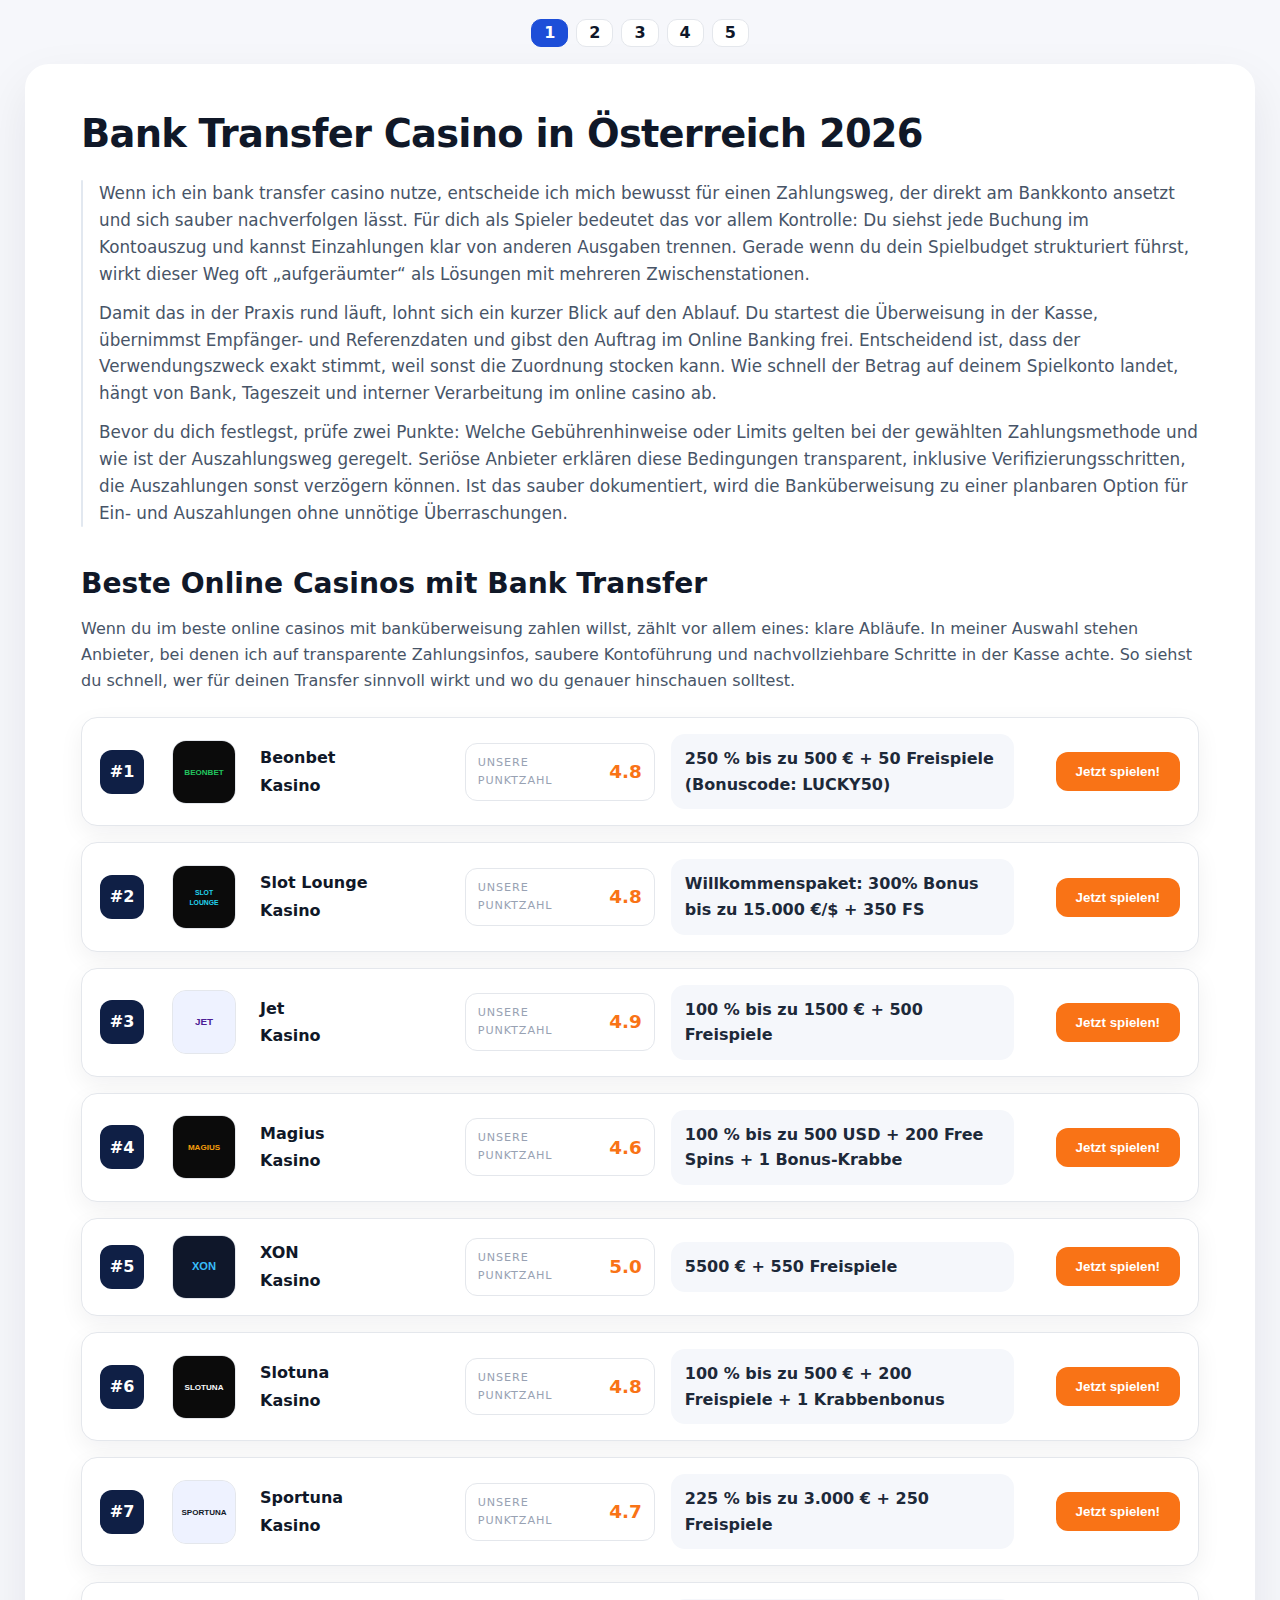
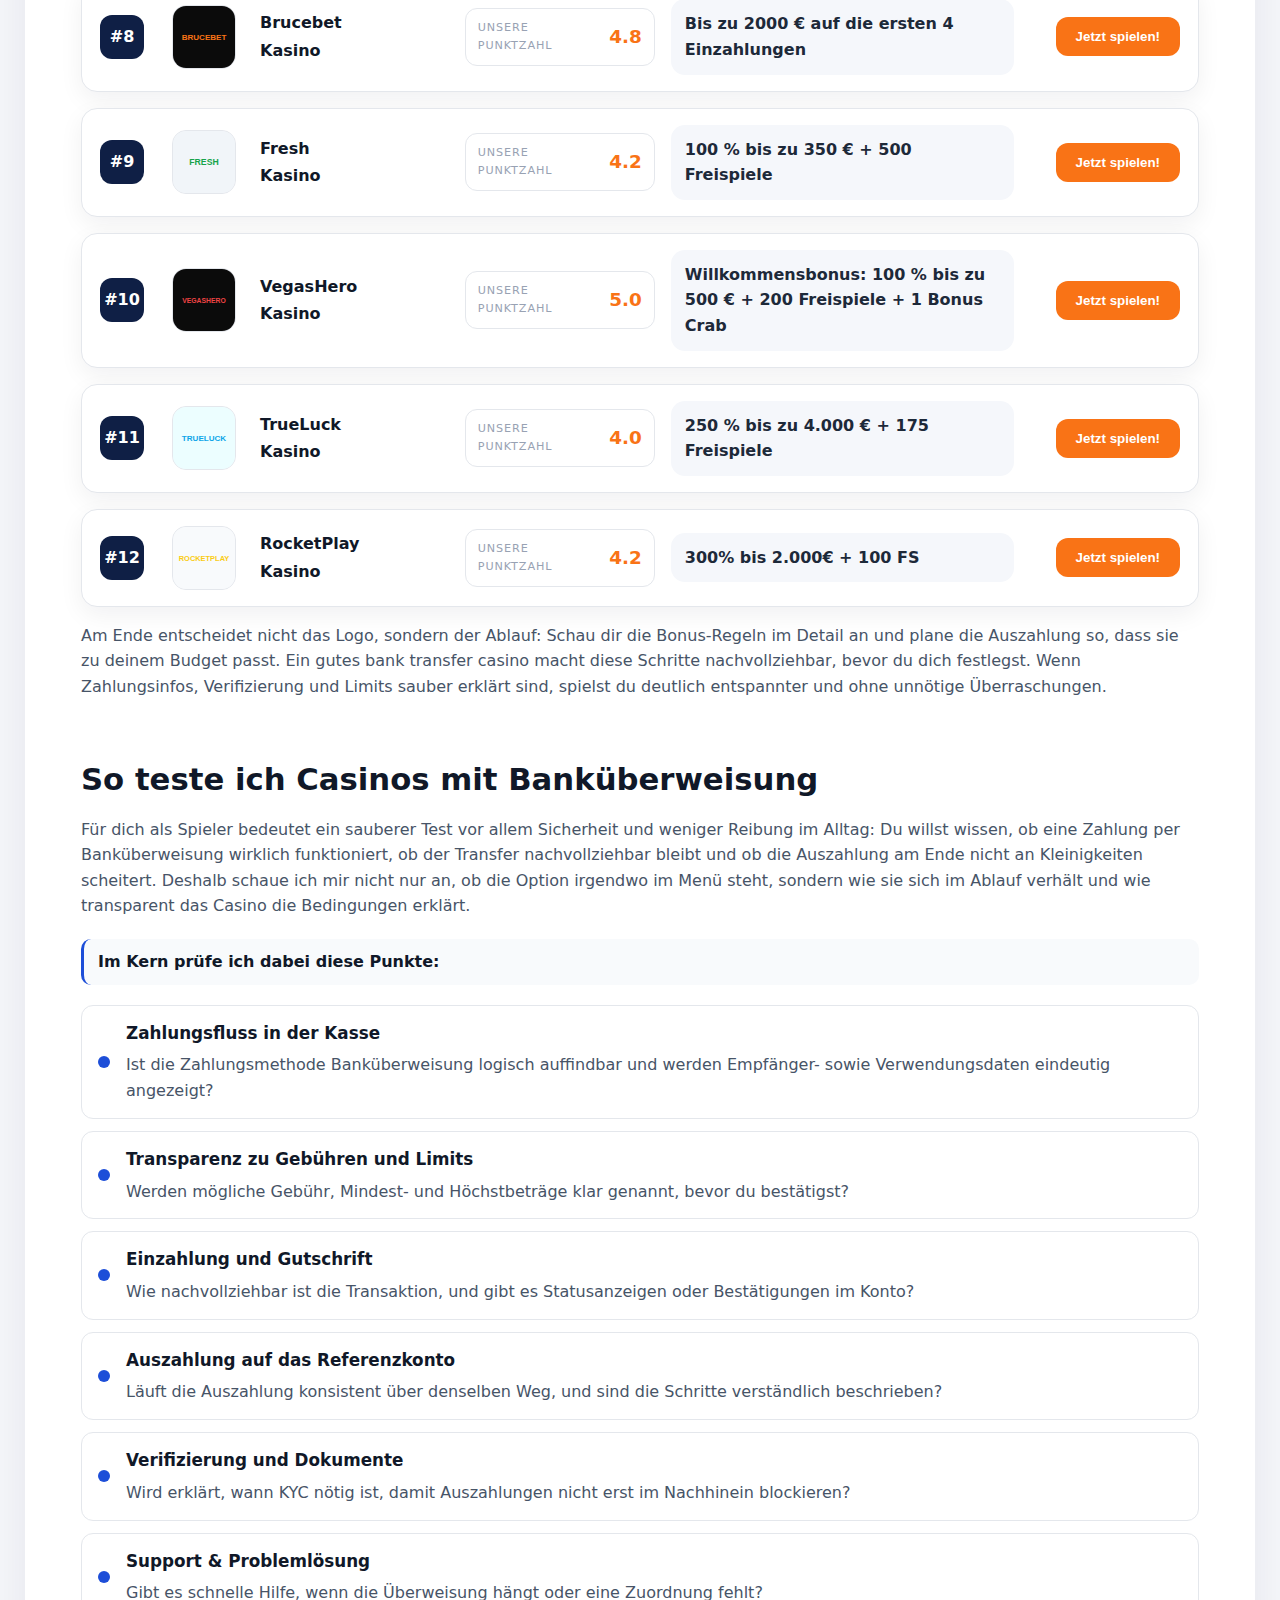
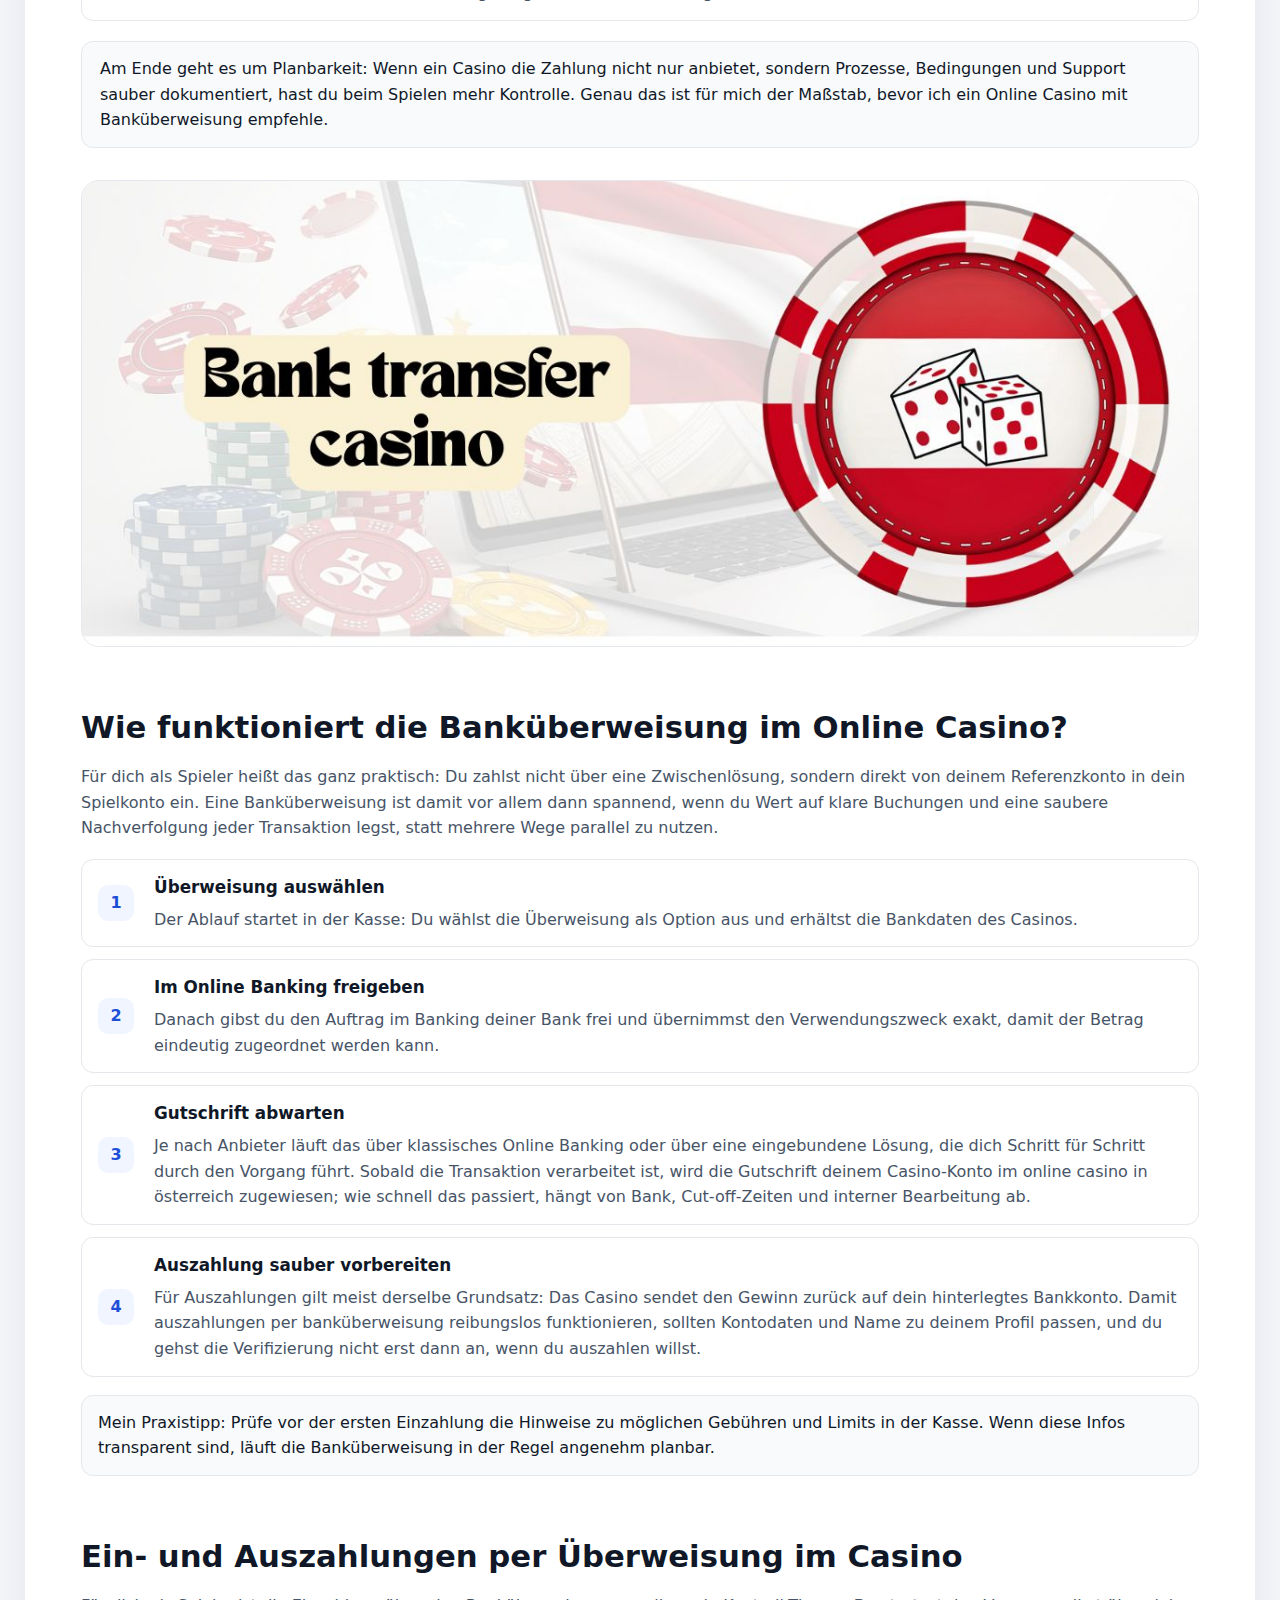
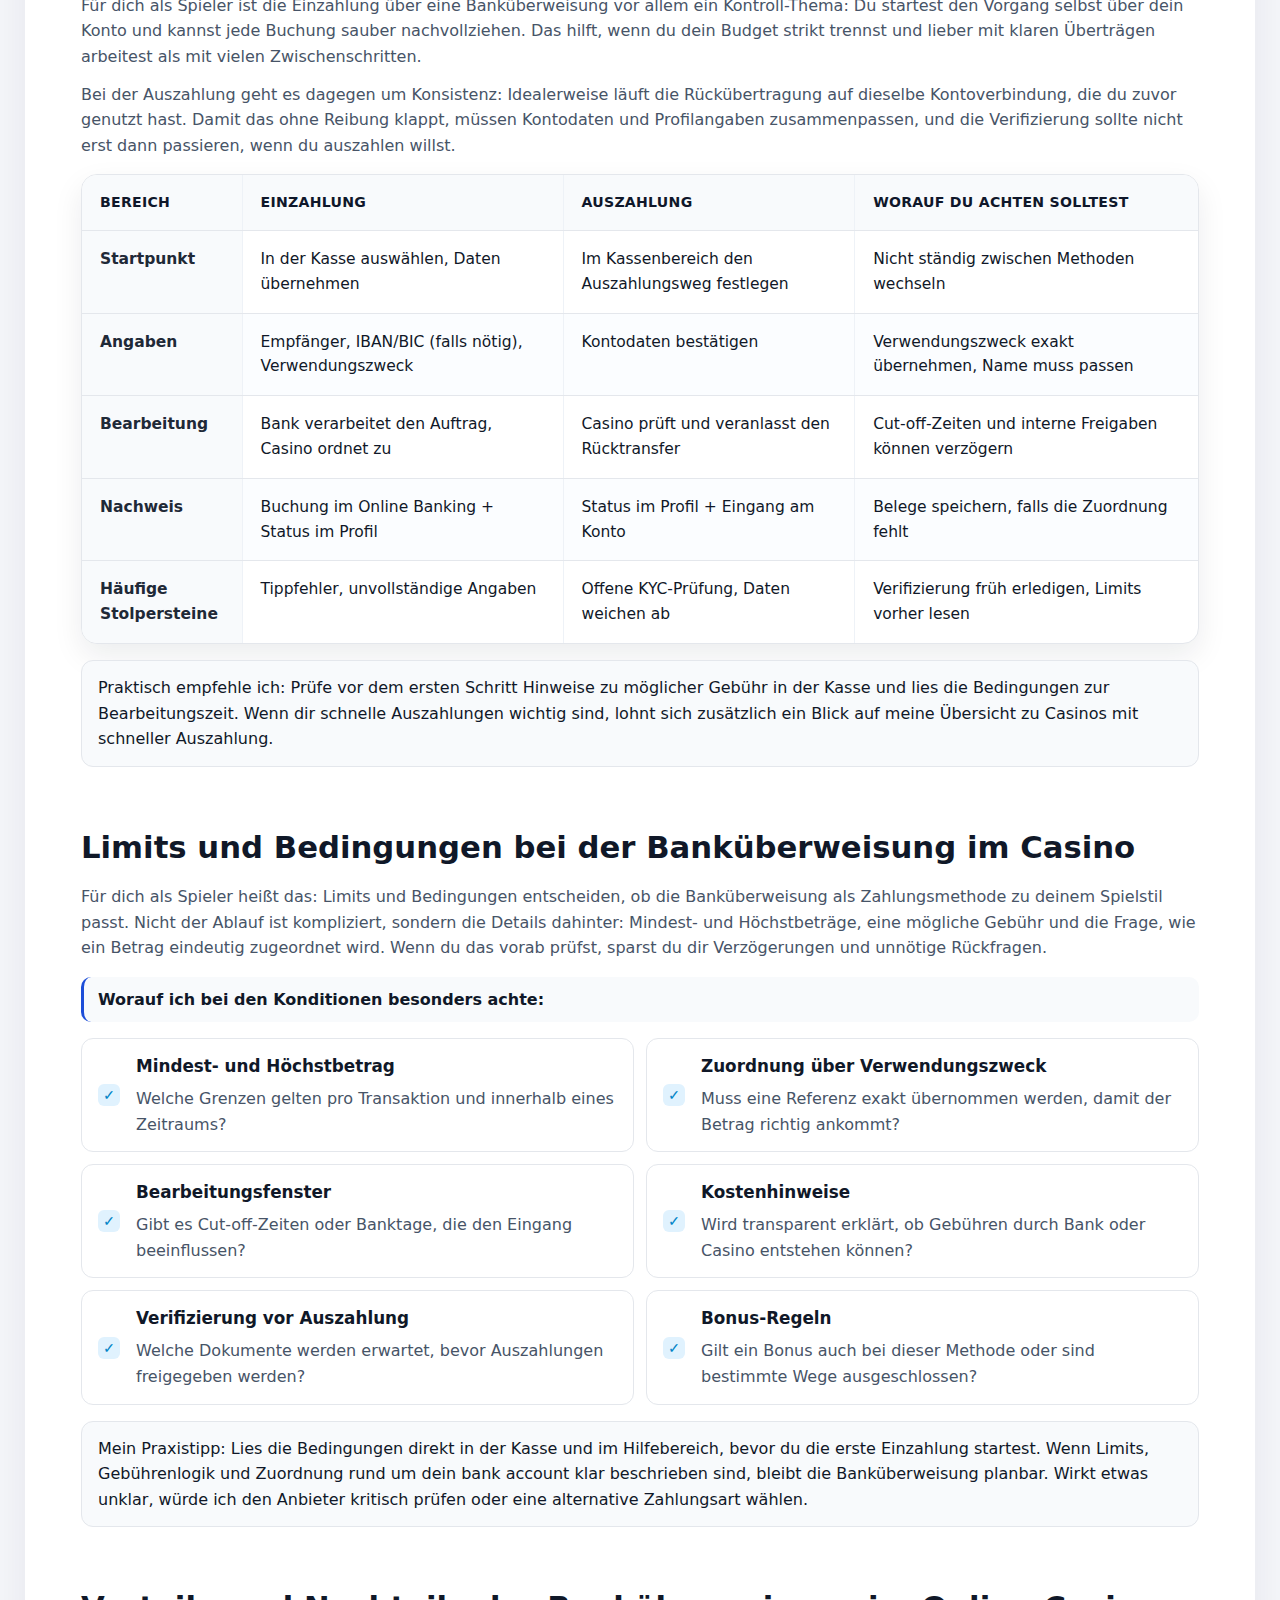
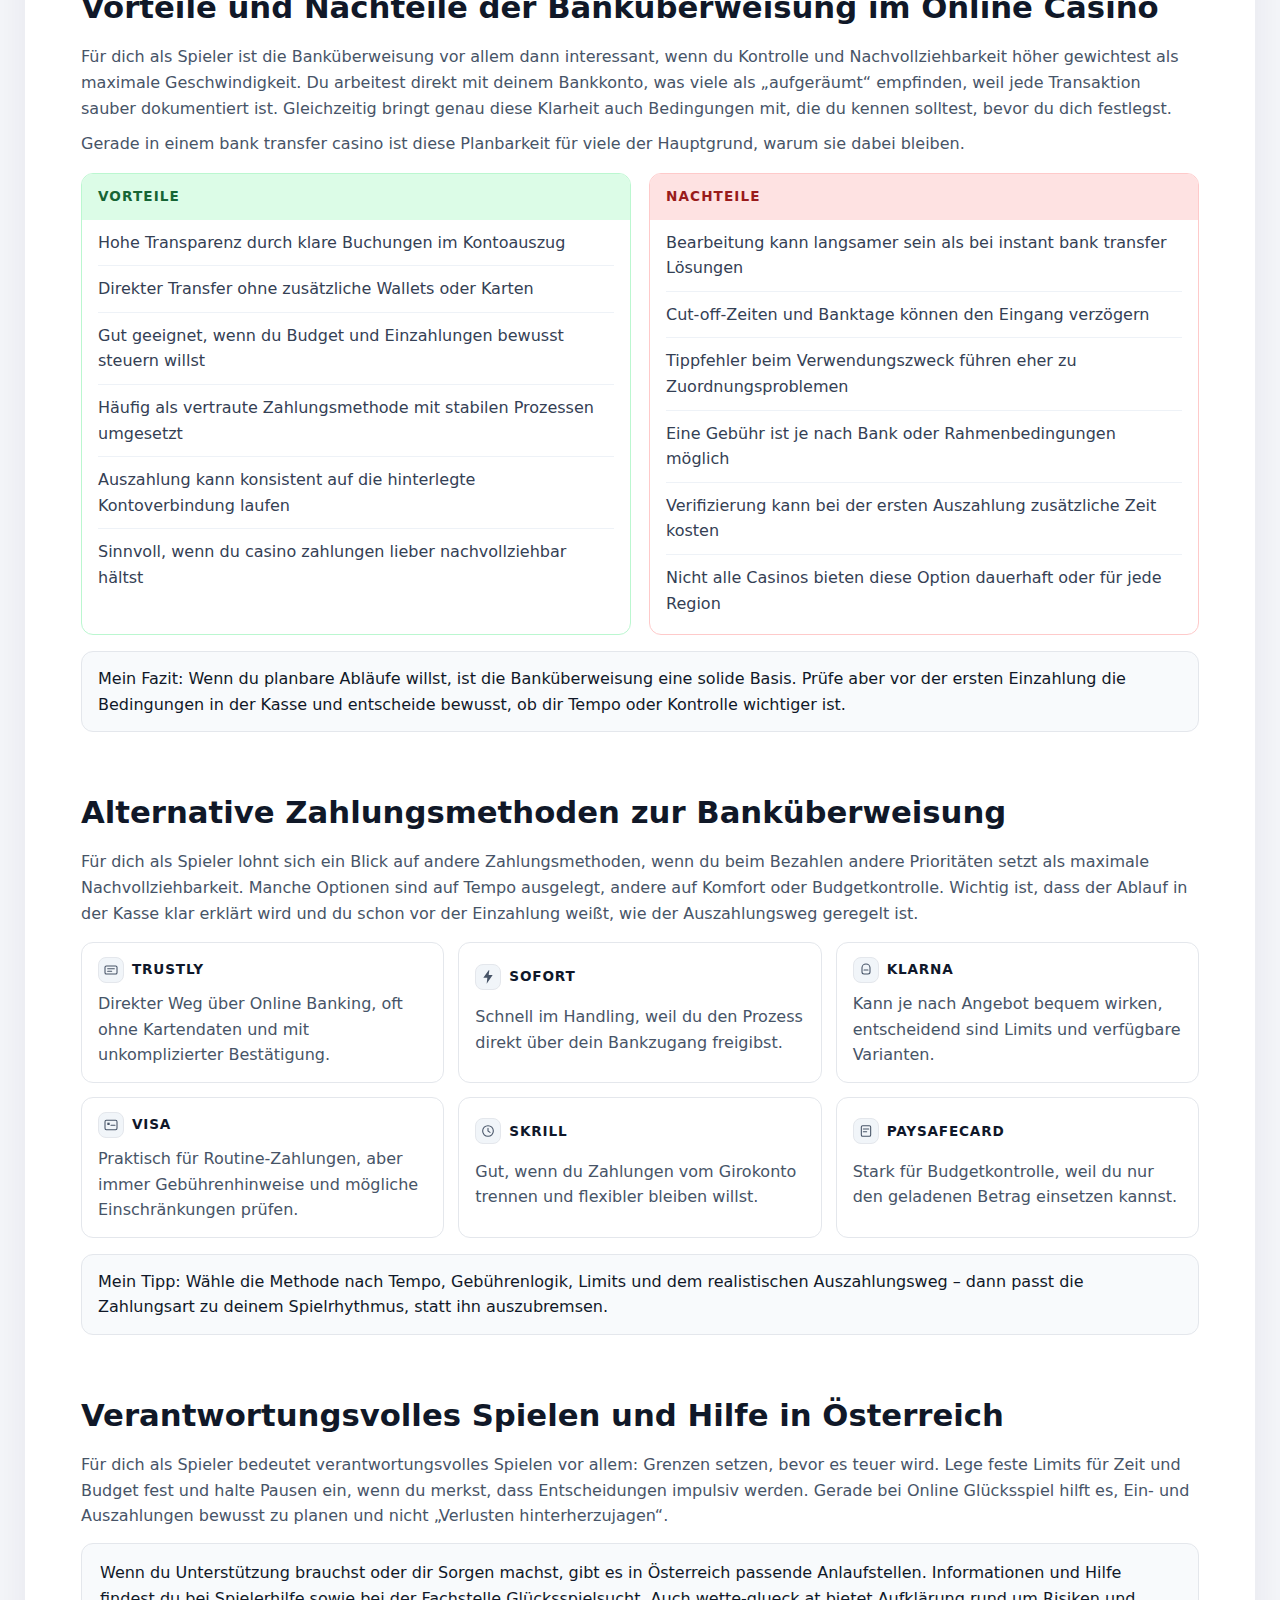
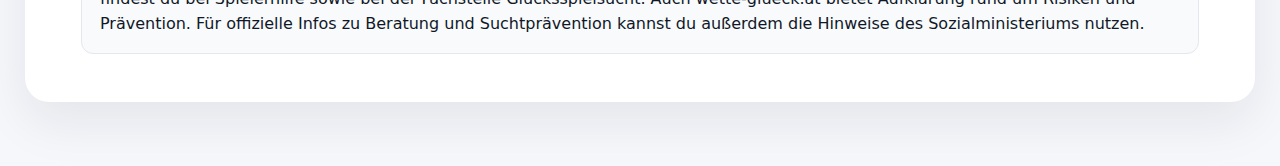
<file: index.html>
<!doctype html>
<html lang="de">
  <head>
    <meta charset="UTF-8" />
    <meta name="viewport" content="width=device-width, initial-scale=1" />
    <title>Bank Transfer Casino in Österreich 2026</title>
    <link rel="stylesheet" href="styles.css" />
  </head>
  <body>
    <nav class="page-pagination" aria-label="Page navigation">
      <a class="page-pagination__btn page-pagination__btn--active" href="index.html">1</a>
      <a class="page-pagination__btn" href="page-2.html">2</a>
      <a class="page-pagination__btn" href="page-3.html">3</a>
      <a class="page-pagination__btn" href="page-4.html">4</a>
      <a class="page-pagination__btn" href="page-5.html">5</a>
    </nav>
    <main class="article">
      <header class="article__header">
        <h1>Bank Transfer Casino in Österreich 2026</h1>
      </header>

      <section class="intro">
        <div class="intro__wrap">
            <span class="intro__tag" aria-hidden="true"></span>
            <div class="intro__text">
            <p>
          Wenn ich ein bank transfer casino nutze, entscheide ich mich bewusst
          für einen Zahlungsweg, der direkt am Bankkonto ansetzt und sich sauber
          nachverfolgen lässt. Für dich als Spieler bedeutet das vor allem
          Kontrolle: Du siehst jede Buchung im Kontoauszug und kannst
          Einzahlungen klar von anderen Ausgaben trennen. Gerade wenn du dein
          Spielbudget strukturiert führst, wirkt dieser Weg oft „aufgeräumter“
          als Lösungen mit mehreren Zwischenstationen.
            </p>
            <p>
          Damit das in der Praxis rund läuft, lohnt sich ein kurzer Blick auf
          den Ablauf. Du startest die Überweisung in der Kasse, übernimmst
          Empfänger- und Referenzdaten und gibst den Auftrag im Online Banking
          frei. Entscheidend ist, dass der Verwendungszweck exakt stimmt, weil
          sonst die Zuordnung stocken kann. Wie schnell der Betrag auf deinem
          Spielkonto landet, hängt von Bank, Tageszeit und interner Verarbeitung
          im online casino ab.
            </p>
            <p>
          Bevor du dich festlegst, prüfe zwei Punkte: Welche Gebührenhinweise
          oder Limits gelten bei der gewählten Zahlungsmethode und wie ist der
          Auszahlungsweg geregelt. Seriöse Anbieter erklären diese Bedingungen
          transparent, inklusive Verifizierungsschritten, die Auszahlungen sonst
          verzögern können. Ist das sauber dokumentiert, wird die
          Banküberweisung zu einer planbaren Option für Ein- und Auszahlungen
          ohne unnötige Überraschungen.
            </p>
          </div>
        </div>
      </section>

      <section class="casino-list">
        <h2>Beste Online Casinos mit Bank Transfer</h2>
        <p class="casino-list__intro">
          Wenn du im beste online casinos mit banküberweisung zahlen willst,
          zählt vor allem eines: klare Abläufe. In meiner Auswahl stehen
          Anbieter, bei denen ich auf transparente Zahlungsinfos, saubere
          Kontoführung und nachvollziehbare Schritte in der Kasse achte. So
          siehst du schnell, wer für deinen Transfer sinnvoll wirkt und wo du
          genauer hinschauen solltest.
        </p>

        <div class="casino-list__stack">
          <article class="casino-row">
            <div class="casino-row__rank">#1</div>
            <div class="casino-row__logo">
              <img src="assets/logos/beonbet.svg" alt="Beonbet Kasino Logo" />
            </div>
            <div class="casino-row__name">
              <span>Beonbet</span>
              <strong>Kasino</strong>
            </div>
            <div class="casino-row__score">
              <span>Unsere Punktzahl</span>
              <strong>4.8</strong>
            </div>
            <div class="casino-row__bonus">
              250 % bis zu 500 € + 50 Freispiele (Bonuscode: LUCKY50)
            </div>
            <div class="casino-row__cta">
              <button class="btn">Jetzt spielen!</button>
            </div>
          </article>

          <article class="casino-row">
            <div class="casino-row__rank">#2</div>
            <div class="casino-row__logo">
              <img src="assets/logos/slot-lounge.svg" alt="Slot Lounge Kasino Logo" />
            </div>
            <div class="casino-row__name">
              <span>Slot Lounge</span>
              <strong>Kasino</strong>
            </div>
            <div class="casino-row__score">
              <span>Unsere Punktzahl</span>
              <strong>4.8</strong>
            </div>
            <div class="casino-row__bonus">
              Willkommenspaket: 300% Bonus bis zu 15.000 €/$ + 350 FS
            </div>
            <div class="casino-row__cta">
              <button class="btn">Jetzt spielen!</button>
            </div>
          </article>

          <article class="casino-row">
            <div class="casino-row__rank">#3</div>
            <div class="casino-row__logo">
              <img src="assets/logos/jet-casino.svg" alt="Jet Kasino Logo" />
            </div>
            <div class="casino-row__name">
              <span>Jet</span>
              <strong>Kasino</strong>
            </div>
            <div class="casino-row__score">
              <span>Unsere Punktzahl</span>
              <strong>4.9</strong>
            </div>
            <div class="casino-row__bonus">
              100 % bis zu 1500 € + 500 Freispiele
            </div>
            <div class="casino-row__cta">
              <button class="btn">Jetzt spielen!</button>
            </div>
          </article>

          <article class="casino-row">
            <div class="casino-row__rank">#4</div>
            <div class="casino-row__logo">
              <img src="assets/logos/magius.svg" alt="Magius Kasino Logo" />
            </div>
            <div class="casino-row__name">
              <span>Magius</span>
              <strong>Kasino</strong>
            </div>
            <div class="casino-row__score">
              <span>Unsere Punktzahl</span>
              <strong>4.6</strong>
            </div>
            <div class="casino-row__bonus">
              100 % bis zu 500 USD + 200 Free Spins + 1 Bonus-Krabbe
            </div>
            <div class="casino-row__cta">
              <button class="btn">Jetzt spielen!</button>
            </div>
          </article>

          <article class="casino-row">
            <div class="casino-row__rank">#5</div>
            <div class="casino-row__logo">
              <img src="assets/logos/xon.svg" alt="XON Kasino Logo" />
            </div>
            <div class="casino-row__name">
              <span>XON</span>
              <strong>Kasino</strong>
            </div>
            <div class="casino-row__score">
              <span>Unsere Punktzahl</span>
              <strong>5.0</strong>
            </div>
            <div class="casino-row__bonus">5500 € + 550 Freispiele</div>
            <div class="casino-row__cta">
              <button class="btn">Jetzt spielen!</button>
            </div>
          </article>

          <article class="casino-row">
            <div class="casino-row__rank">#6</div>
            <div class="casino-row__logo">
              <img src="assets/logos/slotuna.svg" alt="Slotuna Kasino Logo" />
            </div>
            <div class="casino-row__name">
              <span>Slotuna</span>
              <strong>Kasino</strong>
            </div>
            <div class="casino-row__score">
              <span>Unsere Punktzahl</span>
              <strong>4.8</strong>
            </div>
            <div class="casino-row__bonus">
              100 % bis zu 500 € + 200 Freispiele + 1 Krabbenbonus
            </div>
            <div class="casino-row__cta">
              <button class="btn">Jetzt spielen!</button>
            </div>
          </article>

          <article class="casino-row">
            <div class="casino-row__rank">#7</div>
            <div class="casino-row__logo">
              <img src="assets/logos/sportuna.svg" alt="Sportuna Kasino Logo" />
            </div>
            <div class="casino-row__name">
              <span>Sportuna</span>
              <strong>Kasino</strong>
            </div>
            <div class="casino-row__score">
              <span>Unsere Punktzahl</span>
              <strong>4.7</strong>
            </div>
            <div class="casino-row__bonus">
              225 % bis zu 3.000 € + 250 Freispiele
            </div>
            <div class="casino-row__cta">
              <button class="btn">Jetzt spielen!</button>
            </div>
          </article>

          <article class="casino-row">
            <div class="casino-row__rank">#8</div>
            <div class="casino-row__logo">
              <img src="assets/logos/brucebet.svg" alt="Brucebet Kasino Logo" />
            </div>
            <div class="casino-row__name">
              <span>Brucebet</span>
              <strong>Kasino</strong>
            </div>
            <div class="casino-row__score">
              <span>Unsere Punktzahl</span>
              <strong>4.8</strong>
            </div>
            <div class="casino-row__bonus">
              Bis zu 2000 € auf die ersten 4 Einzahlungen
            </div>
            <div class="casino-row__cta">
              <button class="btn">Jetzt spielen!</button>
            </div>
          </article>

          <article class="casino-row">
            <div class="casino-row__rank">#9</div>
            <div class="casino-row__logo">
              <img src="assets/logos/fresh.svg" alt="Fresh Kasino Logo" />
            </div>
            <div class="casino-row__name">
              <span>Fresh</span>
              <strong>Kasino</strong>
            </div>
            <div class="casino-row__score">
              <span>Unsere Punktzahl</span>
              <strong>4.2</strong>
            </div>
            <div class="casino-row__bonus">
              100 % bis zu 350 € + 500 Freispiele
            </div>
            <div class="casino-row__cta">
              <button class="btn">Jetzt spielen!</button>
            </div>
          </article>

          <article class="casino-row">
            <div class="casino-row__rank">#10</div>
            <div class="casino-row__logo">
              <img src="assets/logos/vegashero.svg" alt="VegasHero Kasino Logo" />
            </div>
            <div class="casino-row__name">
              <span>VegasHero</span>
              <strong>Kasino</strong>
            </div>
            <div class="casino-row__score">
              <span>Unsere Punktzahl</span>
              <strong>5.0</strong>
            </div>
            <div class="casino-row__bonus">
              Willkommensbonus: 100 % bis zu 500 € + 200 Freispiele + 1 Bonus Crab
            </div>
            <div class="casino-row__cta">
              <button class="btn">Jetzt spielen!</button>
            </div>
          </article>

          <article class="casino-row">
            <div class="casino-row__rank">#11</div>
            <div class="casino-row__logo">
              <img src="assets/logos/trueluck.svg" alt="TrueLuck Kasino Logo" />
            </div>
            <div class="casino-row__name">
              <span>TrueLuck</span>
              <strong>Kasino</strong>
            </div>
            <div class="casino-row__score">
              <span>Unsere Punktzahl</span>
              <strong>4.0</strong>
            </div>
            <div class="casino-row__bonus">
              250 % bis zu 4.000 € + 175 Freispiele
            </div>
            <div class="casino-row__cta">
              <button class="btn">Jetzt spielen!</button>
            </div>
          </article>

          <article class="casino-row">
            <div class="casino-row__rank">#12</div>
            <div class="casino-row__logo">
              <img src="assets/logos/rocketplay.svg" alt="RocketPlay Kasino Logo" />
            </div>
            <div class="casino-row__name">
              <span>RocketPlay</span>
              <strong>Kasino</strong>
            </div>
            <div class="casino-row__score">
              <span>Unsere Punktzahl</span>
              <strong>4.2</strong>
            </div>
            <div class="casino-row__bonus">
              300% bis 2.000€ + 100 FS
            </div>
            <div class="casino-row__cta">
              <button class="btn">Jetzt spielen!</button>
            </div>
          </article>
        </div>

        <p class="casino-list__outro">
          Am Ende entscheidet nicht das Logo, sondern der Ablauf: Schau dir die
          Bonus-Regeln im Detail an und plane die Auszahlung so, dass sie zu
          deinem Budget passt. Ein gutes bank transfer casino macht diese
          Schritte nachvollziehbar, bevor du dich festlegst. Wenn
          Zahlungsinfos, Verifizierung und Limits sauber erklärt sind, spielst
          du deutlich entspannter und ohne unnötige Überraschungen.
        </p>
      </section>

      <section class="testing-block">
        <div class="testing-block__head">
          <h2>So teste ich Casinos mit Banküberweisung</h2>
          <p>
            Für dich als Spieler bedeutet ein sauberer Test vor allem Sicherheit
            und weniger Reibung im Alltag: Du willst wissen, ob eine Zahlung per
            Banküberweisung wirklich funktioniert, ob der Transfer
            nachvollziehbar bleibt und ob die Auszahlung am Ende nicht an
            Kleinigkeiten scheitert. Deshalb schaue ich mir nicht nur an, ob die
            Option irgendwo im Menü steht, sondern wie sie sich im Ablauf
            verhält und wie transparent das Casino die Bedingungen erklärt.
          </p>
        </div>

        <div class="testing-block__label">Im Kern prüfe ich dabei diese Punkte:</div>

        <ul class="testing-list">
          <li class="testing-item">
            <span class="testing-dot"></span>
            <div class="testing-text">
              <h3>Zahlungsfluss in der Kasse</h3>
              <p>
                Ist die Zahlungsmethode Banküberweisung logisch auffindbar und
                werden Empfänger- sowie Verwendungsdaten eindeutig angezeigt?
              </p>
            </div>
          </li>
          <li class="testing-item">
            <span class="testing-dot"></span>
            <div class="testing-text">
              <h3>Transparenz zu Gebühren und Limits</h3>
              <p>
                Werden mögliche Gebühr, Mindest- und Höchstbeträge klar genannt,
                bevor du bestätigst?
              </p>
            </div>
          </li>
          <li class="testing-item">
            <span class="testing-dot"></span>
            <div class="testing-text">
              <h3>Einzahlung und Gutschrift</h3>
              <p>
                Wie nachvollziehbar ist die Transaktion, und gibt es
                Statusanzeigen oder Bestätigungen im Konto?
              </p>
            </div>
          </li>
          <li class="testing-item">
            <span class="testing-dot"></span>
            <div class="testing-text">
              <h3>Auszahlung auf das Referenzkonto</h3>
              <p>
                Läuft die Auszahlung konsistent über denselben Weg, und sind die
                Schritte verständlich beschrieben?
              </p>
            </div>
          </li>
          <li class="testing-item">
            <span class="testing-dot"></span>
            <div class="testing-text">
              <h3>Verifizierung und Dokumente</h3>
              <p>
                Wird erklärt, wann KYC nötig ist, damit Auszahlungen nicht erst
                im Nachhinein blockieren?
              </p>
            </div>
          </li>
          <li class="testing-item">
            <span class="testing-dot"></span>
            <div class="testing-text">
              <h3>Support &amp; Problemlösung</h3>
              <p>
                Gibt es schnelle Hilfe, wenn die Überweisung hängt oder eine
                Zuordnung fehlt?
              </p>
            </div>
          </li>
        </ul>

        <div class="testing-block__outro">
          <p>
            Am Ende geht es um Planbarkeit: Wenn ein Casino die Zahlung nicht
            nur anbietet, sondern Prozesse, Bedingungen und Support sauber
            dokumentiert, hast du beim Spielen mehr Kontrolle. Genau das ist
            für mich der Maßstab, bevor ich ein Online Casino mit
            Banküberweisung empfehle.
          </p>
        </div>
      </section>

      <div class="section-image">
        <img src="assets/images/Bank-transfer-casino.jpg" alt="Bank transfer casino" />
      </div>

      <section class="transfer-flow">
        <div class="transfer-flow__head">
          <h2>Wie funktioniert die Banküberweisung im Online Casino?</h2>
          <p>
            Für dich als Spieler heißt das ganz praktisch: Du zahlst nicht über
            eine Zwischenlösung, sondern direkt von deinem Referenzkonto in dein
            Spielkonto ein. Eine Banküberweisung ist damit vor allem dann
            spannend, wenn du Wert auf klare Buchungen und eine saubere
            Nachverfolgung jeder Transaktion legst, statt mehrere Wege parallel
            zu nutzen.
          </p>
        </div>

        <div class="transfer-flow__steps">
          <div class="transfer-step">
            <div class="transfer-step__icon">1</div>
            <div>
              <h3>Überweisung auswählen</h3>
              <p>
                Der Ablauf startet in der Kasse: Du wählst die Überweisung als
                Option aus und erhältst die Bankdaten des Casinos.
              </p>
            </div>
          </div>
          <div class="transfer-step">
            <div class="transfer-step__icon">2</div>
            <div>
              <h3>Im Online Banking freigeben</h3>
              <p>
                Danach gibst du den Auftrag im Banking deiner Bank frei und
                übernimmst den Verwendungszweck exakt, damit der Betrag
                eindeutig zugeordnet werden kann.
              </p>
            </div>
          </div>
          <div class="transfer-step">
            <div class="transfer-step__icon">3</div>
            <div>
              <h3>Gutschrift abwarten</h3>
              <p>
                Je nach Anbieter läuft das über klassisches Online Banking oder
                über eine eingebundene Lösung, die dich Schritt für Schritt
                durch den Vorgang führt. Sobald die Transaktion verarbeitet
                ist, wird die Gutschrift deinem Casino-Konto im online casino in
                österreich zugewiesen; wie schnell das passiert, hängt von
                Bank, Cut-off-Zeiten und interner Bearbeitung ab.
              </p>
            </div>
          </div>
          <div class="transfer-step">
            <div class="transfer-step__icon">4</div>
            <div>
              <h3>Auszahlung sauber vorbereiten</h3>
              <p>
                Für Auszahlungen gilt meist derselbe Grundsatz: Das Casino
                sendet den Gewinn zurück auf dein hinterlegtes Bankkonto. Damit
                auszahlungen per banküberweisung reibungslos funktionieren,
                sollten Kontodaten und Name zu deinem Profil passen, und du
                gehst die Verifizierung nicht erst dann an, wenn du auszahlen
                willst.
              </p>
            </div>
          </div>
        </div>

        <div class="transfer-flow__tip">
          <p>
            Mein Praxistipp: Prüfe vor der ersten Einzahlung die Hinweise zu
            möglichen Gebühren und Limits in der Kasse. Wenn diese Infos
            transparent sind, läuft die Banküberweisung in der Regel angenehm
            planbar.
          </p>
        </div>
      </section>

      <section class="transfer-table">
        <div class="transfer-table__head">
          <h2>Ein- und Auszahlungen per Überweisung im Casino</h2>
          <p>
            Für dich als Spieler ist die Einzahlung über eine Banküberweisung
            vor allem ein Kontroll-Thema: Du startest den Vorgang selbst über
            dein Konto und kannst jede Buchung sauber nachvollziehen. Das hilft,
            wenn du dein Budget strikt trennst und lieber mit klaren Überträgen
            arbeitest als mit vielen Zwischenschritten.
          </p>
          <p>
            Bei der Auszahlung geht es dagegen um Konsistenz: Idealerweise läuft
            die Rückübertragung auf dieselbe Kontoverbindung, die du zuvor
            genutzt hast. Damit das ohne Reibung klappt, müssen Kontodaten und
            Profilangaben zusammenpassen, und die Verifizierung sollte nicht
            erst dann passieren, wenn du auszahlen willst.
          </p>
        </div>

        <div class="table-wrap">
          <table class="comparison-table">
            <thead>
              <tr>
                <th>Bereich</th>
                <th>Einzahlung</th>
                <th>Auszahlung</th>
                <th>Worauf du achten solltest</th>
              </tr>
            </thead>
            <tbody>
              <tr>
                <td>Startpunkt</td>
                <td data-label="Einzahlung">In der Kasse auswählen, Daten übernehmen</td>
                <td data-label="Auszahlung">Im Kassenbereich den Auszahlungsweg festlegen</td>
                <td data-label="Worauf du achten solltest">Nicht ständig zwischen Methoden wechseln</td>
              </tr>
              <tr>
                <td>Angaben</td>
                <td data-label="Einzahlung">Empfänger, IBAN/BIC (falls nötig), Verwendungszweck</td>
                <td data-label="Auszahlung">Kontodaten bestätigen</td>
                <td data-label="Worauf du achten solltest">Verwendungszweck exakt übernehmen, Name muss passen</td>
              </tr>
              <tr>
                <td>Bearbeitung</td>
                <td data-label="Einzahlung">Bank verarbeitet den Auftrag, Casino ordnet zu</td>
                <td data-label="Auszahlung">Casino prüft und veranlasst den Rücktransfer</td>
                <td data-label="Worauf du achten solltest">Cut-off-Zeiten und interne Freigaben können verzögern</td>
              </tr>
              <tr>
                <td>Nachweis</td>
                <td data-label="Einzahlung">Buchung im Online Banking + Status im Profil</td>
                <td data-label="Auszahlung">Status im Profil + Eingang am Konto</td>
                <td data-label="Worauf du achten solltest">Belege speichern, falls die Zuordnung fehlt</td>
              </tr>
              <tr>
                <td>Häufige Stolpersteine</td>
                <td data-label="Einzahlung">Tippfehler, unvollständige Angaben</td>
                <td data-label="Auszahlung">Offene KYC-Prüfung, Daten weichen ab</td>
                <td data-label="Worauf du achten solltest">Verifizierung früh erledigen, Limits vorher lesen</td>
              </tr>
            </tbody>
          </table>
        </div>

        <div class="transfer-table__tip">
          <p>
            Praktisch empfehle ich: Prüfe vor dem ersten Schritt Hinweise zu
            möglicher Gebühr in der Kasse und lies die Bedingungen zur
            Bearbeitungszeit. Wenn dir schnelle Auszahlungen wichtig sind,
            lohnt sich zusätzlich ein Blick auf meine Übersicht zu Casinos mit
            schneller Auszahlung.
          </p>
        </div>
      </section>

      <section class="limits-block">
        <div class="limits-block__head">
          <h2>Limits und Bedingungen bei der Banküberweisung im Casino</h2>
          <p>
            Für dich als Spieler heißt das: Limits und Bedingungen entscheiden,
            ob die Banküberweisung als Zahlungsmethode zu deinem Spielstil
            passt. Nicht der Ablauf ist kompliziert, sondern die Details
            dahinter: Mindest- und Höchstbeträge, eine mögliche Gebühr und die
            Frage, wie ein Betrag eindeutig zugeordnet wird. Wenn du das vorab
            prüfst, sparst du dir Verzögerungen und unnötige Rückfragen.
          </p>
        </div>

        <div class="limits-block__label">
          Worauf ich bei den Konditionen besonders achte:
        </div>

        <ul class="limits-list">
          <li class="limits-item">
            <span class="limits-icon">✓</span>
            <div>
              <h3>Mindest- und Höchstbetrag</h3>
              <p>
                Welche Grenzen gelten pro Transaktion und innerhalb eines
                Zeitraums?
              </p>
            </div>
          </li>
          <li class="limits-item">
            <span class="limits-icon">✓</span>
            <div>
              <h3>Zuordnung über Verwendungszweck</h3>
              <p>
                Muss eine Referenz exakt übernommen werden, damit der Betrag
                richtig ankommt?
              </p>
            </div>
          </li>
          <li class="limits-item">
            <span class="limits-icon">✓</span>
            <div>
              <h3>Bearbeitungsfenster</h3>
              <p>
                Gibt es Cut-off-Zeiten oder Banktage, die den Eingang
                beeinflussen?
              </p>
            </div>
          </li>
          <li class="limits-item">
            <span class="limits-icon">✓</span>
            <div>
              <h3>Kostenhinweise</h3>
              <p>
                Wird transparent erklärt, ob Gebühren durch Bank oder Casino
                entstehen können?
              </p>
            </div>
          </li>
          <li class="limits-item">
            <span class="limits-icon">✓</span>
            <div>
              <h3>Verifizierung vor Auszahlung</h3>
              <p>
                Welche Dokumente werden erwartet, bevor Auszahlungen freigegeben
                werden?
              </p>
            </div>
          </li>
          <li class="limits-item">
            <span class="limits-icon">✓</span>
            <div>
              <h3>Bonus-Regeln</h3>
              <p>
                Gilt ein Bonus auch bei dieser Methode oder sind bestimmte Wege
                ausgeschlossen?
              </p>
            </div>
          </li>
        </ul>

        <div class="limits-block__tip">
          <p>
            Mein Praxistipp: Lies die Bedingungen direkt in der Kasse und im
            Hilfebereich, bevor du die erste Einzahlung startest. Wenn Limits,
            Gebührenlogik und Zuordnung rund um dein bank account klar
            beschrieben sind, bleibt die Banküberweisung planbar. Wirkt etwas
            unklar, würde ich den Anbieter kritisch prüfen oder eine alternative
            Zahlungsart wählen.
          </p>
        </div>
      </section>

      <section class="pros-cons">
        <div class="pros-cons__head">
          <h2>Vorteile und Nachteile der Banküberweisung im Online Casino</h2>
          <p>
            Für dich als Spieler ist die Banküberweisung vor allem dann
            interessant, wenn du Kontrolle und Nachvollziehbarkeit höher
            gewichtest als maximale Geschwindigkeit. Du arbeitest direkt mit
            deinem Bankkonto, was viele als „aufgeräumt“ empfinden, weil jede
            Transaktion sauber dokumentiert ist. Gleichzeitig bringt genau diese
            Klarheit auch Bedingungen mit, die du kennen solltest, bevor du dich
            festlegst.
          </p>
          <p>
            Gerade in einem bank transfer casino ist diese Planbarkeit für viele
            der Hauptgrund, warum sie dabei bleiben.
          </p>
        </div>

        <div class="pros-cons__tables">
          <div class="pros-cons__table pros-cons__table--pro">
            <div class="pros-cons__table-head">Vorteile</div>
            <ul>
              <li>Hohe Transparenz durch klare Buchungen im Kontoauszug</li>
              <li>Direkter Transfer ohne zusätzliche Wallets oder Karten</li>
              <li>Gut geeignet, wenn du Budget und Einzahlungen bewusst steuern willst</li>
              <li>Häufig als vertraute Zahlungsmethode mit stabilen Prozessen umgesetzt</li>
              <li>Auszahlung kann konsistent auf die hinterlegte Kontoverbindung laufen</li>
              <li>Sinnvoll, wenn du casino zahlungen lieber nachvollziehbar hältst</li>
            </ul>
          </div>

          <div class="pros-cons__table pros-cons__table--con">
            <div class="pros-cons__table-head">Nachteile</div>
            <ul>
              <li>Bearbeitung kann langsamer sein als bei instant bank transfer Lösungen</li>
              <li>Cut-off-Zeiten und Banktage können den Eingang verzögern</li>
              <li>Tippfehler beim Verwendungszweck führen eher zu Zuordnungsproblemen</li>
              <li>Eine Gebühr ist je nach Bank oder Rahmenbedingungen möglich</li>
              <li>Verifizierung kann bei der ersten Auszahlung zusätzliche Zeit kosten</li>
              <li>Nicht alle Casinos bieten diese Option dauerhaft oder für jede Region</li>
            </ul>
          </div>
        </div>

        <div class="pros-cons__tip">
          <p>
            Mein Fazit: Wenn du planbare Abläufe willst, ist die Banküberweisung
            eine solide Basis. Prüfe aber vor der ersten Einzahlung die
            Bedingungen in der Kasse und entscheide bewusst, ob dir Tempo oder
            Kontrolle wichtiger ist.
          </p>
        </div>
      </section>

      <section class="alt-payments">
        <div class="alt-payments__head">
          <h2>Alternative Zahlungsmethoden zur Banküberweisung</h2>
          <p>
            Für dich als Spieler lohnt sich ein Blick auf andere
            Zahlungsmethoden, wenn du beim Bezahlen andere Prioritäten setzt als
            maximale Nachvollziehbarkeit. Manche Optionen sind auf Tempo
            ausgelegt, andere auf Komfort oder Budgetkontrolle. Wichtig ist,
            dass der Ablauf in der Kasse klar erklärt wird und du schon vor der
            Einzahlung weißt, wie der Auszahlungsweg geregelt ist.
          </p>
        </div>

        <div class="alt-payments__list">
          <article class="alt-payment">
            <div class="alt-payment__badge">
              <span class="alt-payment__icon" aria-hidden="true">
                <svg viewBox="0 0 24 24">
                  <rect x="3" y="6" width="18" height="12" rx="2" fill="none" stroke="currentColor" stroke-width="1.6" />
                  <path d="M7 10h10M7 14h6" fill="none" stroke="currentColor" stroke-width="1.6" stroke-linecap="round" />
                </svg>
              </span>
              Trustly
            </div>
            <p>
              Direkter Weg über Online Banking, oft ohne Kartendaten und mit
              unkomplizierter Bestätigung.
            </p>
          </article>
          <article class="alt-payment">
            <div class="alt-payment__badge">
              <span class="alt-payment__icon" aria-hidden="true">
                <svg viewBox="0 0 24 24">
                  <path d="M13 2L5 13h6l-1 9 9-13h-6l1-7z" fill="currentColor" />
                </svg>
              </span>
              Sofort
            </div>
            <p>
              Schnell im Handling, weil du den Prozess direkt über dein
              Bankzugang freigibst.
            </p>
          </article>
          <article class="alt-payment">
            <div class="alt-payment__badge">
              <span class="alt-payment__icon" aria-hidden="true">
                <svg viewBox="0 0 24 24">
                  <path d="M6 9a6 6 0 0112 0v6a3 3 0 01-3 3H9a3 3 0 01-3-3V9z" fill="none" stroke="currentColor" stroke-width="1.6" />
                  <path d="M9 12h6" stroke="currentColor" stroke-width="1.6" stroke-linecap="round" />
                </svg>
              </span>
              Klarna
            </div>
            <p>
              Kann je nach Angebot bequem wirken, entscheidend sind Limits und
              verfügbare Varianten.
            </p>
          </article>
          <article class="alt-payment">
            <div class="alt-payment__badge">
              <span class="alt-payment__icon" aria-hidden="true">
                <svg viewBox="0 0 24 24">
                  <rect x="3" y="5" width="18" height="14" rx="2" fill="none" stroke="currentColor" stroke-width="1.6" />
                  <rect x="6.5" y="8.5" width="3.5" height="3.5" fill="currentColor" />
                  <path d="M12 12.5h6" stroke="currentColor" stroke-width="1.6" stroke-linecap="round" />
                </svg>
              </span>
              Visa
            </div>
            <p>
              Praktisch für Routine-Zahlungen, aber immer Gebührenhinweise und
              mögliche Einschränkungen prüfen.
            </p>
          </article>
          <article class="alt-payment">
            <div class="alt-payment__badge">
              <span class="alt-payment__icon" aria-hidden="true">
                <svg viewBox="0 0 24 24">
                  <path d="M12 4a8 8 0 100 16 8 8 0 000-16z" fill="none" stroke="currentColor" stroke-width="1.6" />
                  <path d="M12 8v4l3 2" fill="none" stroke="currentColor" stroke-width="1.6" stroke-linecap="round" />
                </svg>
              </span>
              Skrill
            </div>
            <p>
              Gut, wenn du Zahlungen vom Girokonto trennen und flexibler bleiben
              willst.
            </p>
          </article>
          <article class="alt-payment">
            <div class="alt-payment__badge">
              <span class="alt-payment__icon" aria-hidden="true">
                <svg viewBox="0 0 24 24">
                  <rect x="5" y="4" width="14" height="16" rx="2" fill="none" stroke="currentColor" stroke-width="1.6" />
                  <path d="M8 9h8M8 13h5" fill="none" stroke="currentColor" stroke-width="1.6" stroke-linecap="round" />
                </svg>
              </span>
              Paysafecard
            </div>
            <p>
              Stark für Budgetkontrolle, weil du nur den geladenen Betrag
              einsetzen kannst.
            </p>
          </article>
        </div>

        <div class="alt-payments__tip">
          <p>
            Mein Tipp: Wähle die Methode nach Tempo, Gebührenlogik, Limits und
            dem realistischen Auszahlungsweg – dann passt die Zahlungsart zu
            deinem Spielrhythmus, statt ihn auszubremsen.
          </p>
        </div>
      </section>

      <section class="responsible-play">
        <div class="responsible-play__head">
          <h2>Verantwortungsvolles Spielen und Hilfe in Österreich</h2>
          <p>
            Für dich als Spieler bedeutet verantwortungsvolles Spielen vor
            allem: Grenzen setzen, bevor es teuer wird. Lege feste Limits für
            Zeit und Budget fest und halte Pausen ein, wenn du merkst, dass
            Entscheidungen impulsiv werden. Gerade bei Online Glücksspiel hilft
            es, Ein- und Auszahlungen bewusst zu planen und nicht „Verlusten
            hinterherzujagen“.
          </p>
        </div>

        <div class="responsible-play__help">
          <p>
            Wenn du Unterstützung brauchst oder dir Sorgen machst, gibt es in
            Österreich passende Anlaufstellen. Informationen und Hilfe findest
            du bei Spielerhilfe sowie bei der Fachstelle Glücksspielsucht. Auch
            wette-glueck.at bietet Aufklärung rund um Risiken und Prävention.
            Für offizielle Infos zu Beratung und Suchtprävention kannst du
            außerdem die Hinweise des Sozialministeriums nutzen.
          </p>
        </div>
      </section>
    </main>
  </body>
</html>
</file>
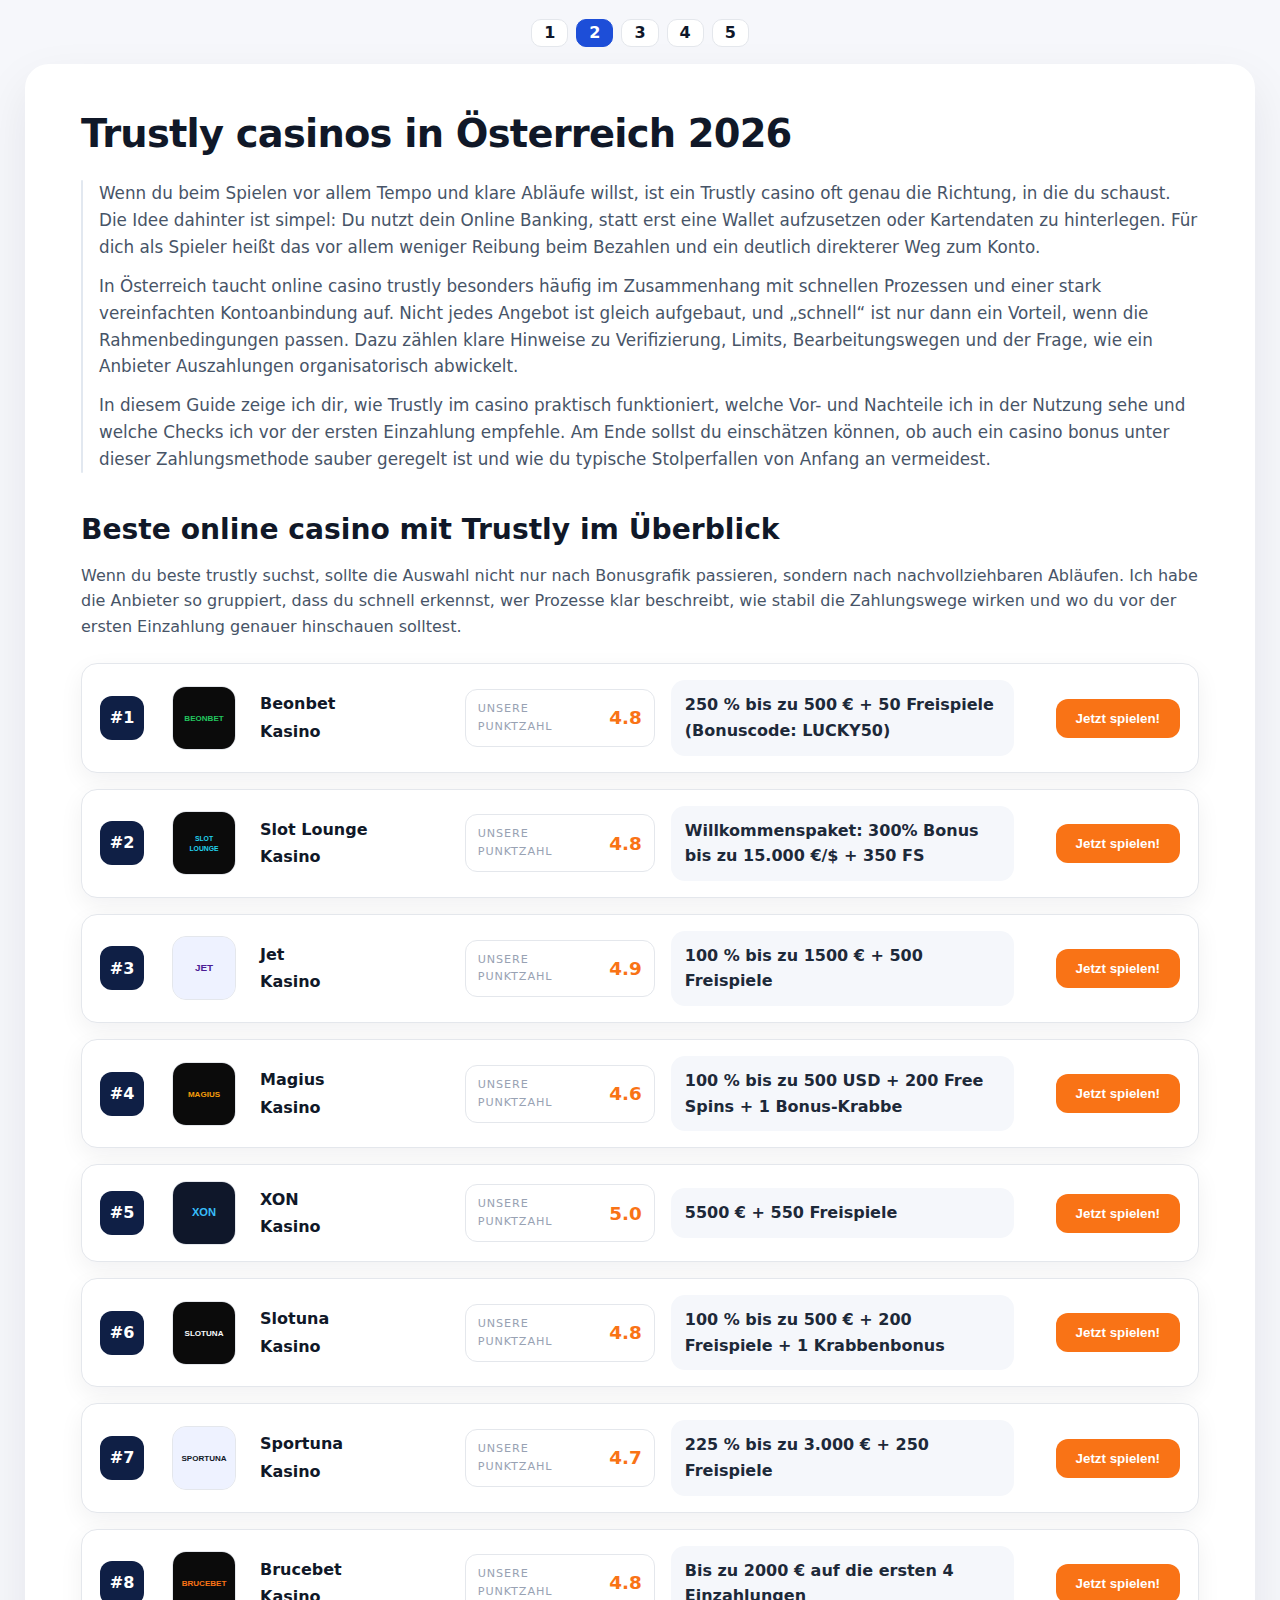
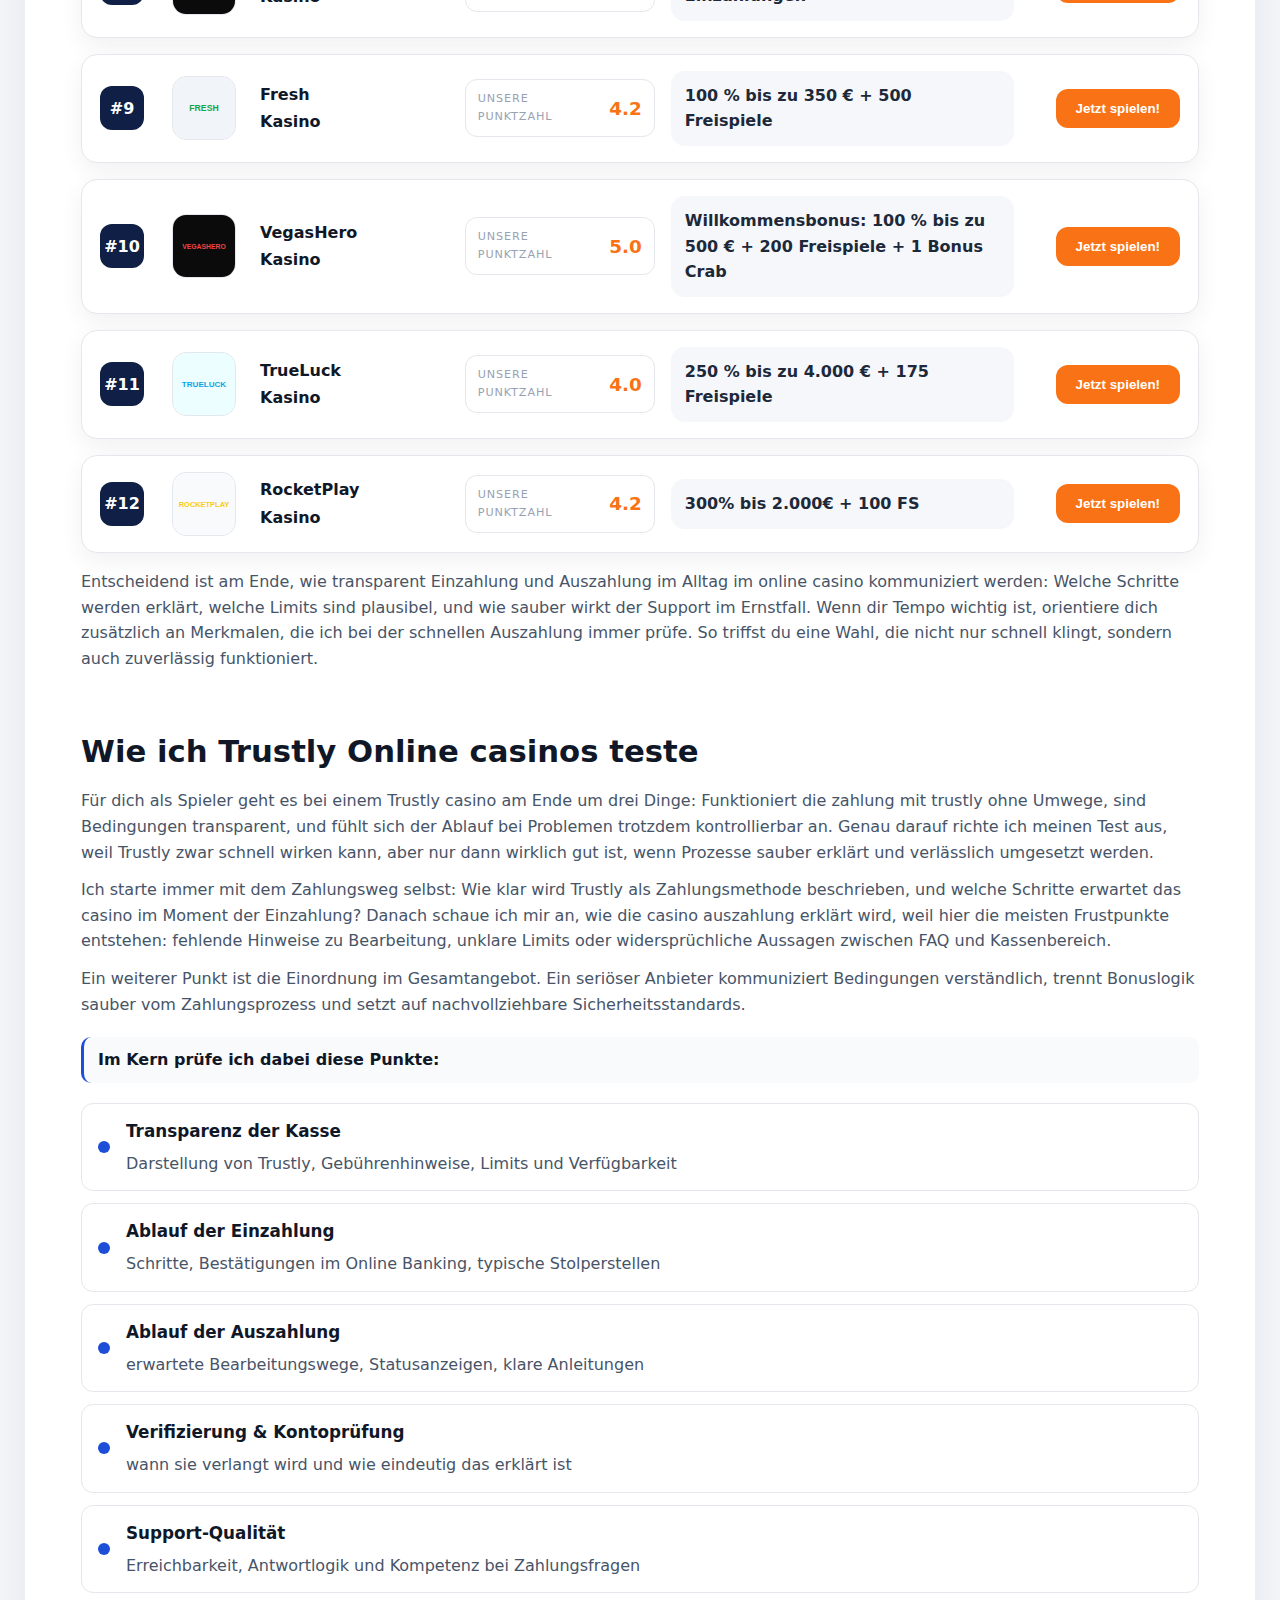
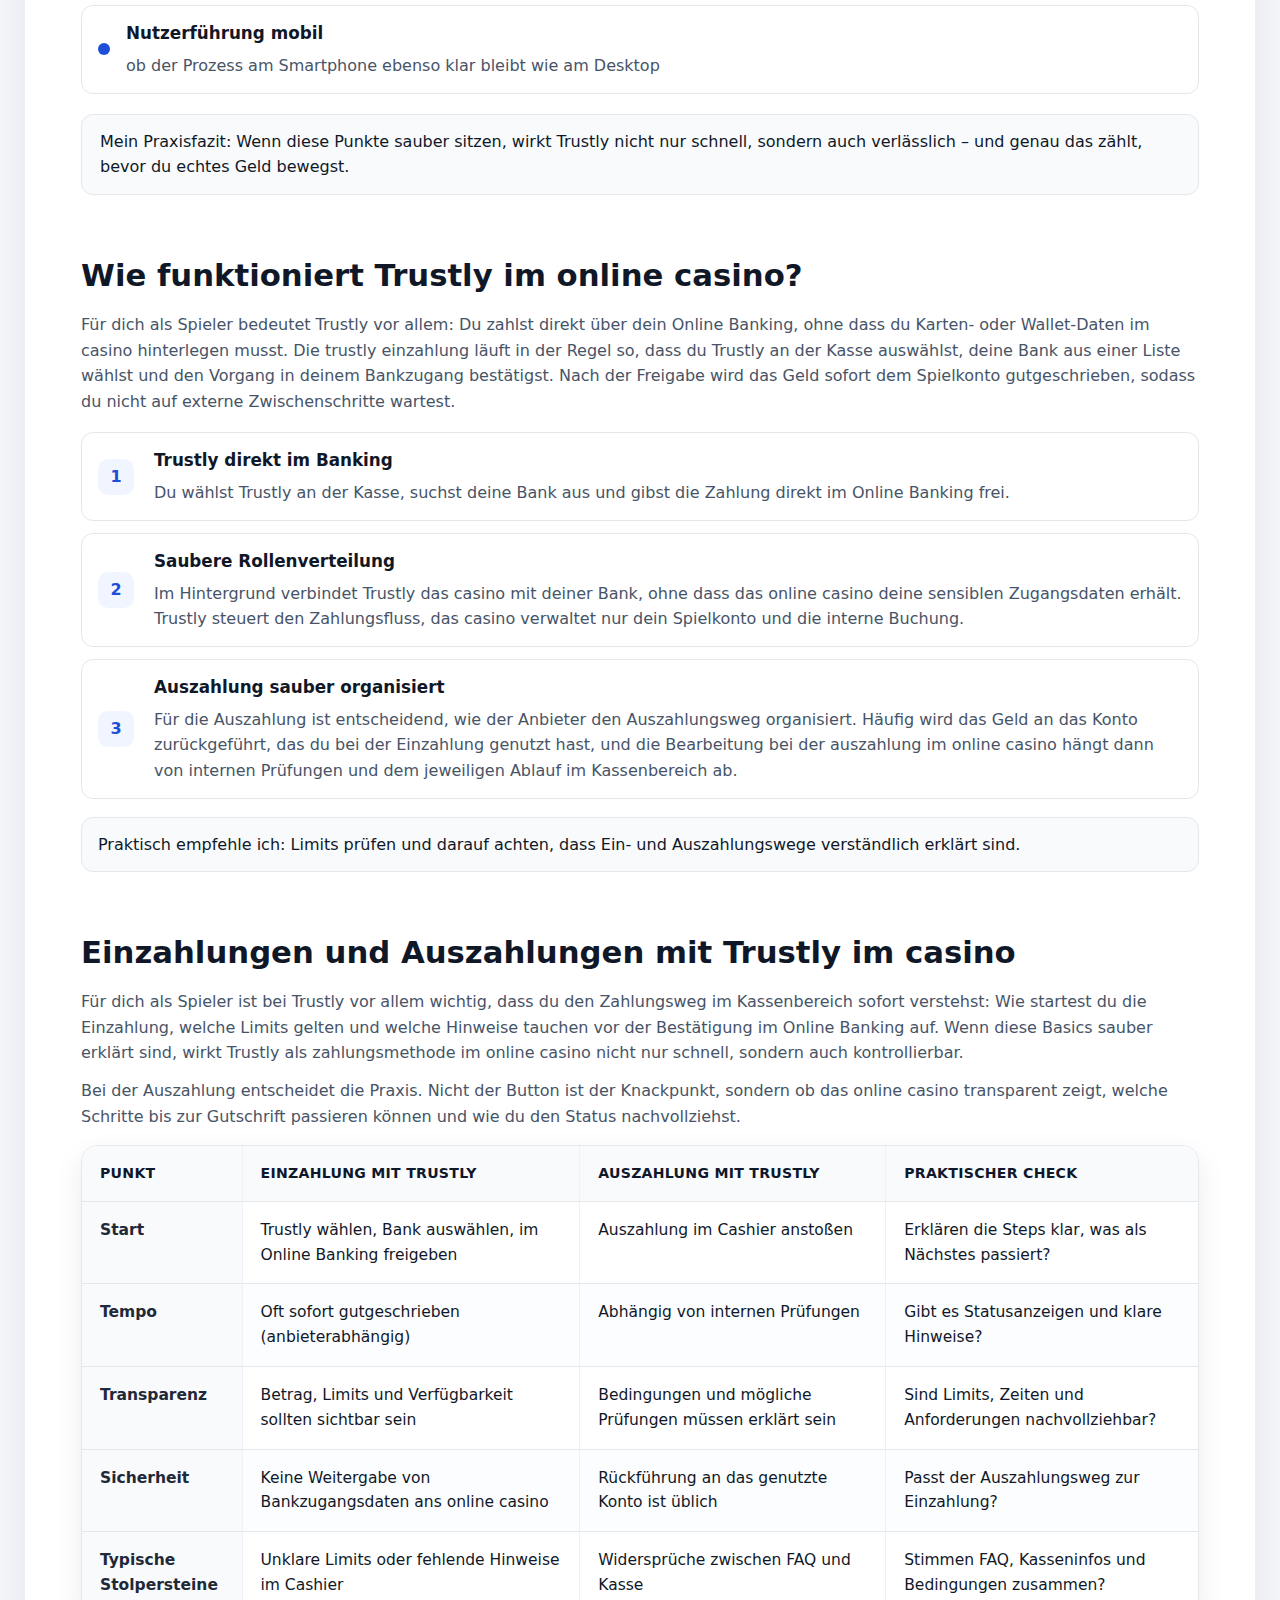
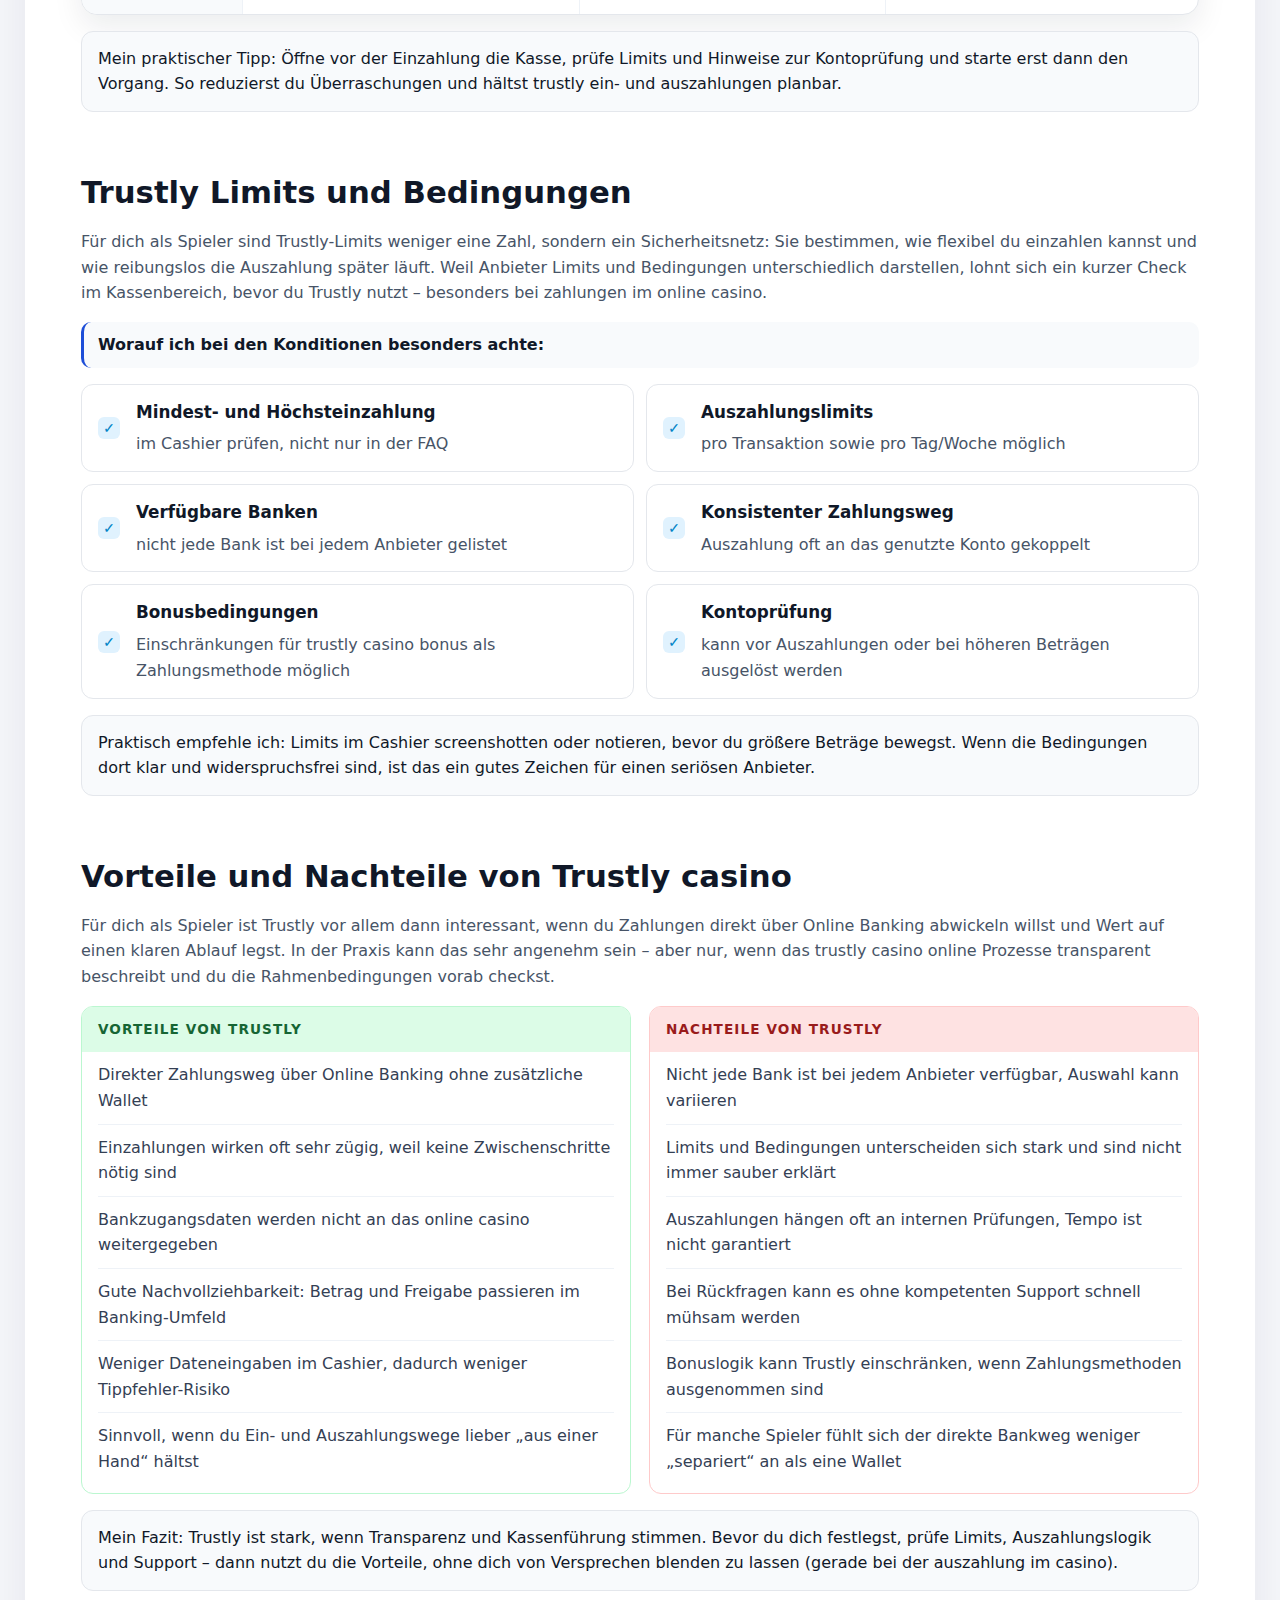
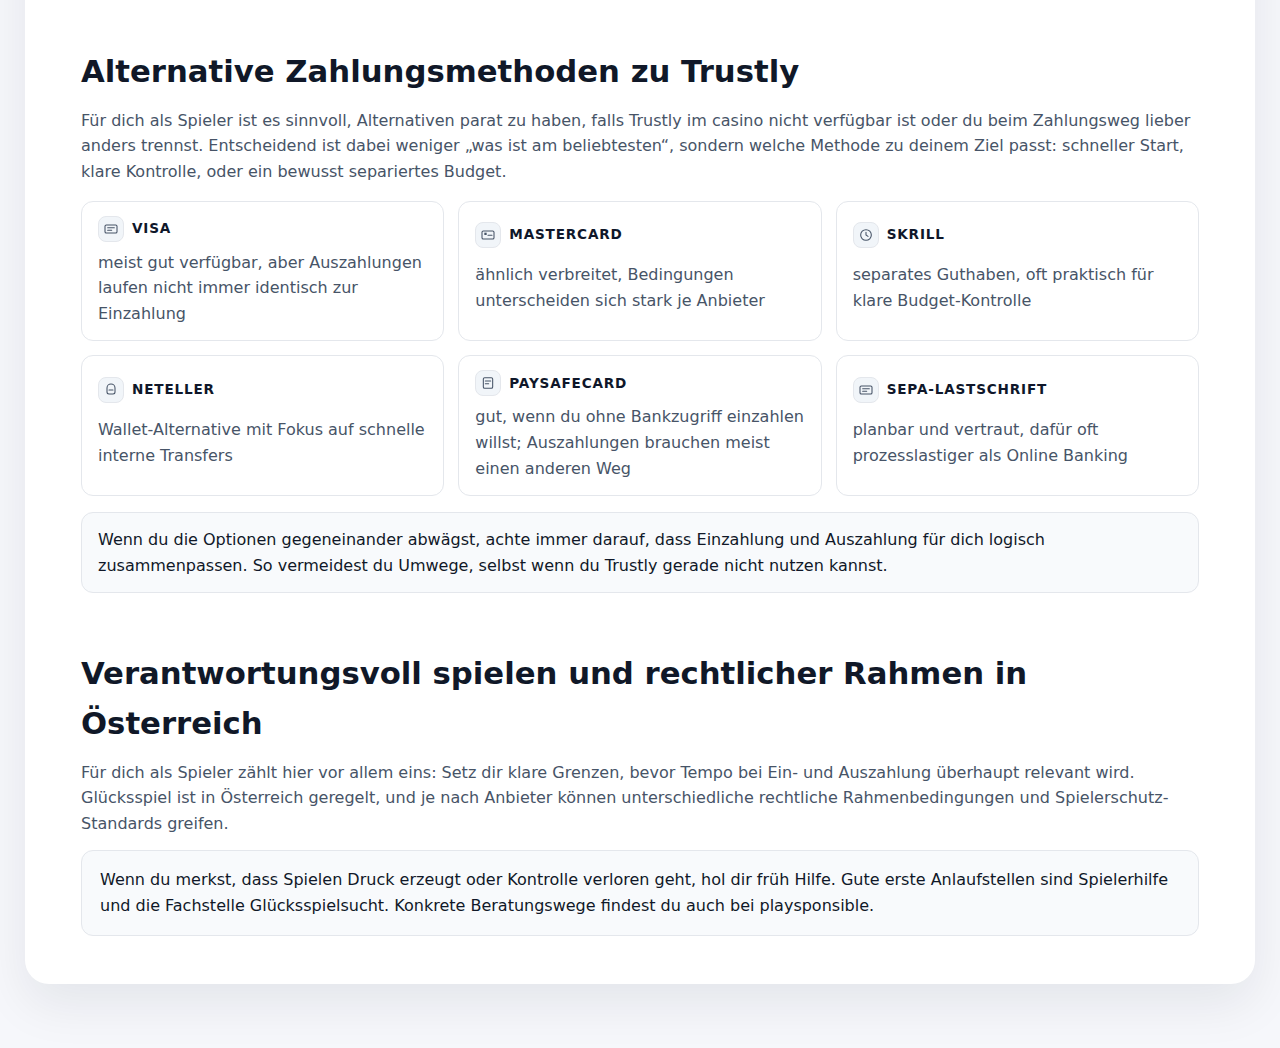
<file: page-2.html>
<!doctype html>
<html lang="de">
  <head>
    <meta charset="UTF-8" />
    <meta name="viewport" content="width=device-width, initial-scale=1" />
    <title>Trustly casinos in Österreich 2026</title>
    <link rel="stylesheet" href="styles.css" />
  </head>
  <body>
    <nav class="page-pagination" aria-label="Page navigation">
      <a class="page-pagination__btn" href="index.html">1</a>
      <a class="page-pagination__btn page-pagination__btn--active" href="page-2.html">2</a>
      <a class="page-pagination__btn" href="page-3.html">3</a>
      <a class="page-pagination__btn" href="page-4.html">4</a>
      <a class="page-pagination__btn" href="page-5.html">5</a>
    </nav>
    <main class="article">
      <header class="article__header">
        <h1>Trustly casinos in Österreich 2026</h1>
      </header>

      <section class="intro">
        <div class="intro__wrap">
            <span class="intro__tag" aria-hidden="true"></span>
            <div class="intro__text">
            <p>
              Wenn du beim Spielen vor allem Tempo und klare Abläufe willst, ist
              ein Trustly casino oft genau die Richtung, in die du schaust. Die
              Idee dahinter ist simpel: Du nutzt dein Online Banking, statt erst
              eine Wallet aufzusetzen oder Kartendaten zu hinterlegen. Für dich
              als Spieler heißt das vor allem weniger Reibung beim Bezahlen und
              ein deutlich direkterer Weg zum Konto.
            </p>
            <p>
              In Österreich taucht online casino trustly besonders häufig im
              Zusammenhang mit schnellen Prozessen und einer stark vereinfachten
              Kontoanbindung auf. Nicht jedes Angebot ist gleich aufgebaut, und
              „schnell“ ist nur dann ein Vorteil, wenn die Rahmenbedingungen
              passen. Dazu zählen klare Hinweise zu Verifizierung, Limits,
              Bearbeitungswegen und der Frage, wie ein Anbieter Auszahlungen
              organisatorisch abwickelt.
            </p>
            <p>
              In diesem Guide zeige ich dir, wie Trustly im casino praktisch
              funktioniert, welche Vor- und Nachteile ich in der Nutzung sehe
              und welche Checks ich vor der ersten Einzahlung empfehle. Am Ende
              sollst du einschätzen können, ob auch ein casino bonus unter
              dieser Zahlungsmethode sauber geregelt ist und wie du typische
              Stolperfallen von Anfang an vermeidest.
            </p>
          </div>
        </div>
      </section>

      <section class="casino-list">
        <h2>Beste online casino mit Trustly im Überblick</h2>
        <p class="casino-list__intro">
          Wenn du beste trustly suchst, sollte die Auswahl nicht nur nach
          Bonusgrafik passieren, sondern nach nachvollziehbaren Abläufen. Ich
          habe die Anbieter so gruppiert, dass du schnell erkennst, wer Prozesse
          klar beschreibt, wie stabil die Zahlungswege wirken und wo du vor der
          ersten Einzahlung genauer hinschauen solltest.
        </p>

        <div class="casino-list__stack">
          <article class="casino-row">
            <div class="casino-row__rank">#1</div>
            <div class="casino-row__logo">
              <img src="assets/logos/beonbet.svg" alt="Beonbet Kasino Logo" />
            </div>
            <div class="casino-row__name">
              <span>Beonbet</span>
              <strong>Kasino</strong>
            </div>
            <div class="casino-row__score">
              <span>Unsere Punktzahl</span>
              <strong>4.8</strong>
            </div>
            <div class="casino-row__bonus">
              250 % bis zu 500 € + 50 Freispiele (Bonuscode: LUCKY50)
            </div>
            <div class="casino-row__cta">
              <button class="btn">Jetzt spielen!</button>
            </div>
          </article>

          <article class="casino-row">
            <div class="casino-row__rank">#2</div>
            <div class="casino-row__logo">
              <img src="assets/logos/slot-lounge.svg" alt="Slot Lounge Kasino Logo" />
            </div>
            <div class="casino-row__name">
              <span>Slot Lounge</span>
              <strong>Kasino</strong>
            </div>
            <div class="casino-row__score">
              <span>Unsere Punktzahl</span>
              <strong>4.8</strong>
            </div>
            <div class="casino-row__bonus">
              Willkommenspaket: 300% Bonus bis zu 15.000 €/$ + 350 FS
            </div>
            <div class="casino-row__cta">
              <button class="btn">Jetzt spielen!</button>
            </div>
          </article>

          <article class="casino-row">
            <div class="casino-row__rank">#3</div>
            <div class="casino-row__logo">
              <img src="assets/logos/jet-casino.svg" alt="Jet Kasino Logo" />
            </div>
            <div class="casino-row__name">
              <span>Jet</span>
              <strong>Kasino</strong>
            </div>
            <div class="casino-row__score">
              <span>Unsere Punktzahl</span>
              <strong>4.9</strong>
            </div>
            <div class="casino-row__bonus">
              100 % bis zu 1500 € + 500 Freispiele
            </div>
            <div class="casino-row__cta">
              <button class="btn">Jetzt spielen!</button>
            </div>
          </article>

          <article class="casino-row">
            <div class="casino-row__rank">#4</div>
            <div class="casino-row__logo">
              <img src="assets/logos/magius.svg" alt="Magius Kasino Logo" />
            </div>
            <div class="casino-row__name">
              <span>Magius</span>
              <strong>Kasino</strong>
            </div>
            <div class="casino-row__score">
              <span>Unsere Punktzahl</span>
              <strong>4.6</strong>
            </div>
            <div class="casino-row__bonus">
              100 % bis zu 500 USD + 200 Free Spins + 1 Bonus-Krabbe
            </div>
            <div class="casino-row__cta">
              <button class="btn">Jetzt spielen!</button>
            </div>
          </article>

          <article class="casino-row">
            <div class="casino-row__rank">#5</div>
            <div class="casino-row__logo">
              <img src="assets/logos/xon.svg" alt="XON Kasino Logo" />
            </div>
            <div class="casino-row__name">
              <span>XON</span>
              <strong>Kasino</strong>
            </div>
            <div class="casino-row__score">
              <span>Unsere Punktzahl</span>
              <strong>5.0</strong>
            </div>
            <div class="casino-row__bonus">5500 € + 550 Freispiele</div>
            <div class="casino-row__cta">
              <button class="btn">Jetzt spielen!</button>
            </div>
          </article>

          <article class="casino-row">
            <div class="casino-row__rank">#6</div>
            <div class="casino-row__logo">
              <img src="assets/logos/slotuna.svg" alt="Slotuna Kasino Logo" />
            </div>
            <div class="casino-row__name">
              <span>Slotuna</span>
              <strong>Kasino</strong>
            </div>
            <div class="casino-row__score">
              <span>Unsere Punktzahl</span>
              <strong>4.8</strong>
            </div>
            <div class="casino-row__bonus">
              100 % bis zu 500 € + 200 Freispiele + 1 Krabbenbonus
            </div>
            <div class="casino-row__cta">
              <button class="btn">Jetzt spielen!</button>
            </div>
          </article>

          <article class="casino-row">
            <div class="casino-row__rank">#7</div>
            <div class="casino-row__logo">
              <img src="assets/logos/sportuna.svg" alt="Sportuna Kasino Logo" />
            </div>
            <div class="casino-row__name">
              <span>Sportuna</span>
              <strong>Kasino</strong>
            </div>
            <div class="casino-row__score">
              <span>Unsere Punktzahl</span>
              <strong>4.7</strong>
            </div>
            <div class="casino-row__bonus">
              225 % bis zu 3.000 € + 250 Freispiele
            </div>
            <div class="casino-row__cta">
              <button class="btn">Jetzt spielen!</button>
            </div>
          </article>

          <article class="casino-row">
            <div class="casino-row__rank">#8</div>
            <div class="casino-row__logo">
              <img src="assets/logos/brucebet.svg" alt="Brucebet Kasino Logo" />
            </div>
            <div class="casino-row__name">
              <span>Brucebet</span>
              <strong>Kasino</strong>
            </div>
            <div class="casino-row__score">
              <span>Unsere Punktzahl</span>
              <strong>4.8</strong>
            </div>
            <div class="casino-row__bonus">
              Bis zu 2000 € auf die ersten 4 Einzahlungen
            </div>
            <div class="casino-row__cta">
              <button class="btn">Jetzt spielen!</button>
            </div>
          </article>

          <article class="casino-row">
            <div class="casino-row__rank">#9</div>
            <div class="casino-row__logo">
              <img src="assets/logos/fresh.svg" alt="Fresh Kasino Logo" />
            </div>
            <div class="casino-row__name">
              <span>Fresh</span>
              <strong>Kasino</strong>
            </div>
            <div class="casino-row__score">
              <span>Unsere Punktzahl</span>
              <strong>4.2</strong>
            </div>
            <div class="casino-row__bonus">
              100 % bis zu 350 € + 500 Freispiele
            </div>
            <div class="casino-row__cta">
              <button class="btn">Jetzt spielen!</button>
            </div>
          </article>

          <article class="casino-row">
            <div class="casino-row__rank">#10</div>
            <div class="casino-row__logo">
              <img src="assets/logos/vegashero.svg" alt="VegasHero Kasino Logo" />
            </div>
            <div class="casino-row__name">
              <span>VegasHero</span>
              <strong>Kasino</strong>
            </div>
            <div class="casino-row__score">
              <span>Unsere Punktzahl</span>
              <strong>5.0</strong>
            </div>
            <div class="casino-row__bonus">
              Willkommensbonus: 100 % bis zu 500 € + 200 Freispiele + 1 Bonus Crab
            </div>
            <div class="casino-row__cta">
              <button class="btn">Jetzt spielen!</button>
            </div>
          </article>

          <article class="casino-row">
            <div class="casino-row__rank">#11</div>
            <div class="casino-row__logo">
              <img src="assets/logos/trueluck.svg" alt="TrueLuck Kasino Logo" />
            </div>
            <div class="casino-row__name">
              <span>TrueLuck</span>
              <strong>Kasino</strong>
            </div>
            <div class="casino-row__score">
              <span>Unsere Punktzahl</span>
              <strong>4.0</strong>
            </div>
            <div class="casino-row__bonus">
              250 % bis zu 4.000 € + 175 Freispiele
            </div>
            <div class="casino-row__cta">
              <button class="btn">Jetzt spielen!</button>
            </div>
          </article>

          <article class="casino-row">
            <div class="casino-row__rank">#12</div>
            <div class="casino-row__logo">
              <img src="assets/logos/rocketplay.svg" alt="RocketPlay Kasino Logo" />
            </div>
            <div class="casino-row__name">
              <span>RocketPlay</span>
              <strong>Kasino</strong>
            </div>
            <div class="casino-row__score">
              <span>Unsere Punktzahl</span>
              <strong>4.2</strong>
            </div>
            <div class="casino-row__bonus">
              300% bis 2.000€ + 100 FS
            </div>
            <div class="casino-row__cta">
              <button class="btn">Jetzt spielen!</button>
            </div>
          </article>
        </div>

        <p class="casino-list__outro">
          Entscheidend ist am Ende, wie transparent Einzahlung und Auszahlung
          im Alltag im online casino kommuniziert werden: Welche Schritte werden
          erklärt, welche Limits sind plausibel, und wie sauber wirkt der
          Support im Ernstfall. Wenn dir Tempo wichtig ist, orientiere dich
          zusätzlich an Merkmalen, die ich bei der schnellen Auszahlung immer
          prüfe. So triffst du eine Wahl, die nicht nur schnell klingt, sondern
          auch zuverlässig funktioniert.
        </p>
      </section>

      <section class="testing-block">
        <div class="testing-block__head">
          <h2>Wie ich Trustly Online casinos teste</h2>
          <p>
            Für dich als Spieler geht es bei einem Trustly casino am Ende um
            drei Dinge: Funktioniert die zahlung mit trustly ohne Umwege, sind
            Bedingungen transparent, und fühlt sich der Ablauf bei Problemen
            trotzdem kontrollierbar an. Genau darauf richte ich meinen Test aus,
            weil Trustly zwar schnell wirken kann, aber nur dann wirklich gut
            ist, wenn Prozesse sauber erklärt und verlässlich umgesetzt werden.
          </p>
          <p>
            Ich starte immer mit dem Zahlungsweg selbst: Wie klar wird Trustly
            als Zahlungsmethode beschrieben, und welche Schritte erwartet das
            casino im Moment der Einzahlung? Danach schaue ich mir an, wie die
            casino auszahlung erklärt wird, weil hier die meisten Frustpunkte
            entstehen: fehlende Hinweise zu Bearbeitung, unklare Limits oder
            widersprüchliche Aussagen zwischen FAQ und Kassenbereich.
          </p>
          <p>
            Ein weiterer Punkt ist die Einordnung im Gesamtangebot. Ein seriöser
            Anbieter kommuniziert Bedingungen verständlich, trennt Bonuslogik
            sauber vom Zahlungsprozess und setzt auf nachvollziehbare
            Sicherheitsstandards.
          </p>
        </div>

        <div class="testing-block__label">Im Kern prüfe ich dabei diese Punkte:</div>

        <ul class="testing-list">
          <li class="testing-item">
            <span class="testing-dot"></span>
            <div class="testing-text">
              <h3>Transparenz der Kasse</h3>
              <p>
                Darstellung von Trustly, Gebührenhinweise, Limits und
                Verfügbarkeit
              </p>
            </div>
          </li>
          <li class="testing-item">
            <span class="testing-dot"></span>
            <div class="testing-text">
              <h3>Ablauf der Einzahlung</h3>
              <p>
                Schritte, Bestätigungen im Online Banking, typische
                Stolperstellen
              </p>
            </div>
          </li>
          <li class="testing-item">
            <span class="testing-dot"></span>
            <div class="testing-text">
              <h3>Ablauf der Auszahlung</h3>
              <p>
                erwartete Bearbeitungswege, Statusanzeigen, klare Anleitungen
              </p>
            </div>
          </li>
          <li class="testing-item">
            <span class="testing-dot"></span>
            <div class="testing-text">
              <h3>Verifizierung &amp; Kontoprüfung</h3>
              <p>wann sie verlangt wird und wie eindeutig das erklärt ist</p>
            </div>
          </li>
          <li class="testing-item">
            <span class="testing-dot"></span>
            <div class="testing-text">
              <h3>Support-Qualität</h3>
              <p>
                Erreichbarkeit, Antwortlogik und Kompetenz bei Zahlungsfragen
              </p>
            </div>
          </li>
          <li class="testing-item">
            <span class="testing-dot"></span>
            <div class="testing-text">
              <h3>Nutzerführung mobil</h3>
              <p>
                ob der Prozess am Smartphone ebenso klar bleibt wie am Desktop
              </p>
            </div>
          </li>
        </ul>

        <div class="testing-block__outro">
          <p>
            Mein Praxisfazit: Wenn diese Punkte sauber sitzen, wirkt Trustly
            nicht nur schnell, sondern auch verlässlich – und genau das zählt,
            bevor du echtes Geld bewegst.
          </p>
        </div>
      </section>

      <section class="transfer-flow">
        <div class="transfer-flow__head">
          <h2>Wie funktioniert Trustly im online casino?</h2>
          <p>
            Für dich als Spieler bedeutet Trustly vor allem: Du zahlst direkt
            über dein Online Banking, ohne dass du Karten- oder Wallet-Daten im
            casino hinterlegen musst. Die trustly einzahlung läuft in der Regel
            so, dass du Trustly an der Kasse auswählst, deine Bank aus einer
            Liste wählst und den Vorgang in deinem Bankzugang bestätigst. Nach
            der Freigabe wird das Geld sofort dem Spielkonto gutgeschrieben,
            sodass du nicht auf externe Zwischenschritte wartest.
          </p>
        </div>

        <div class="transfer-flow__steps">
          <div class="transfer-step">
            <div class="transfer-step__icon">1</div>
            <div>
              <h3>Trustly direkt im Banking</h3>
              <p>
                Du wählst Trustly an der Kasse, suchst deine Bank aus und gibst
                die Zahlung direkt im Online Banking frei.
              </p>
            </div>
          </div>
          <div class="transfer-step">
            <div class="transfer-step__icon">2</div>
            <div>
              <h3>Saubere Rollenverteilung</h3>
              <p>
                Im Hintergrund verbindet Trustly das casino mit deiner Bank,
                ohne dass das online casino deine sensiblen Zugangsdaten erhält.
                Trustly steuert den Zahlungsfluss, das casino verwaltet nur dein
                Spielkonto und die interne Buchung.
              </p>
            </div>
          </div>
          <div class="transfer-step">
            <div class="transfer-step__icon">3</div>
            <div>
              <h3>Auszahlung sauber organisiert</h3>
              <p>
                Für die Auszahlung ist entscheidend, wie der Anbieter den
                Auszahlungsweg organisiert. Häufig wird das Geld an das Konto
                zurückgeführt, das du bei der Einzahlung genutzt hast, und die
                Bearbeitung bei der auszahlung im online casino hängt dann von
                internen Prüfungen und dem jeweiligen Ablauf im Kassenbereich
                ab.
              </p>
            </div>
          </div>
        </div>

        <div class="transfer-flow__tip">
          <p>
            Praktisch empfehle ich: Limits prüfen und darauf achten, dass Ein-
            und Auszahlungswege verständlich erklärt sind.
          </p>
        </div>
      </section>

      <section class="transfer-table">
        <div class="transfer-table__head">
          <h2>Einzahlungen und Auszahlungen mit Trustly im casino</h2>
          <p>
            Für dich als Spieler ist bei Trustly vor allem wichtig, dass du den
            Zahlungsweg im Kassenbereich sofort verstehst: Wie startest du die
            Einzahlung, welche Limits gelten und welche Hinweise tauchen vor der
            Bestätigung im Online Banking auf. Wenn diese Basics sauber erklärt
            sind, wirkt Trustly als zahlungsmethode im online casino nicht nur
            schnell, sondern auch kontrollierbar.
          </p>
          <p>
            Bei der Auszahlung entscheidet die Praxis. Nicht der Button ist der
            Knackpunkt, sondern ob das online casino transparent zeigt, welche
            Schritte bis zur Gutschrift passieren können und wie du den Status
            nachvollziehst.
          </p>
        </div>

        <div class="table-wrap">
          <table class="comparison-table">
            <thead>
              <tr>
                <th>Punkt</th>
                <th>Einzahlung mit Trustly</th>
                <th>Auszahlung mit Trustly</th>
                <th>Praktischer Check</th>
              </tr>
            </thead>
            <tbody>
              <tr>
                <td>Start</td>
                <td data-label="Einzahlung mit Trustly">Trustly wählen, Bank auswählen, im Online Banking freigeben</td>
                <td data-label="Auszahlung mit Trustly">Auszahlung im Cashier anstoßen</td>
                <td data-label="Praktischer Check">Erklären die Steps klar, was als Nächstes passiert?</td>
              </tr>
              <tr>
                <td>Tempo</td>
                <td data-label="Einzahlung mit Trustly">Oft sofort gutgeschrieben (anbieterabhängig)</td>
                <td data-label="Auszahlung mit Trustly">Abhängig von internen Prüfungen</td>
                <td data-label="Praktischer Check">Gibt es Statusanzeigen und klare Hinweise?</td>
              </tr>
              <tr>
                <td>Transparenz</td>
                <td data-label="Einzahlung mit Trustly">Betrag, Limits und Verfügbarkeit sollten sichtbar sein</td>
                <td data-label="Auszahlung mit Trustly">Bedingungen und mögliche Prüfungen müssen erklärt sein</td>
                <td data-label="Praktischer Check">Sind Limits, Zeiten und Anforderungen nachvollziehbar?</td>
              </tr>
              <tr>
                <td>Sicherheit</td>
                <td data-label="Einzahlung mit Trustly">Keine Weitergabe von Bankzugangsdaten ans online casino</td>
                <td data-label="Auszahlung mit Trustly">Rückführung an das genutzte Konto ist üblich</td>
                <td data-label="Praktischer Check">Passt der Auszahlungsweg zur Einzahlung?</td>
              </tr>
              <tr>
                <td>Typische Stolpersteine</td>
                <td data-label="Einzahlung mit Trustly">Unklare Limits oder fehlende Hinweise im Cashier</td>
                <td data-label="Auszahlung mit Trustly">Widersprüche zwischen FAQ und Kasse</td>
                <td data-label="Praktischer Check">Stimmen FAQ, Kasseninfos und Bedingungen zusammen?</td>
              </tr>
            </tbody>
          </table>
        </div>

        <div class="transfer-table__tip">
          <p>
            Mein praktischer Tipp: Öffne vor der Einzahlung die Kasse, prüfe
            Limits und Hinweise zur Kontoprüfung und starte erst dann den
            Vorgang. So reduzierst du Überraschungen und hältst trustly ein-
            und auszahlungen planbar.
          </p>
        </div>
      </section>

      <section class="limits-block">
        <div class="limits-block__head">
          <h2>Trustly Limits und Bedingungen</h2>
          <p>
            Für dich als Spieler sind Trustly-Limits weniger eine Zahl, sondern
            ein Sicherheitsnetz: Sie bestimmen, wie flexibel du einzahlen kannst
            und wie reibungslos die Auszahlung später läuft. Weil Anbieter
            Limits und Bedingungen unterschiedlich darstellen, lohnt sich ein
            kurzer Check im Kassenbereich, bevor du Trustly nutzt – besonders
            bei zahlungen im online casino.
          </p>
        </div>

        <div class="limits-block__label">
          Worauf ich bei den Konditionen besonders achte:
        </div>

        <ul class="limits-list">
          <li class="limits-item">
            <span class="limits-icon">✓</span>
            <div>
              <h3>Mindest- und Höchsteinzahlung</h3>
              <p>im Cashier prüfen, nicht nur in der FAQ</p>
            </div>
          </li>
          <li class="limits-item">
            <span class="limits-icon">✓</span>
            <div>
              <h3>Auszahlungslimits</h3>
              <p>pro Transaktion sowie pro Tag/Woche möglich</p>
            </div>
          </li>
          <li class="limits-item">
            <span class="limits-icon">✓</span>
            <div>
              <h3>Verfügbare Banken</h3>
              <p>nicht jede Bank ist bei jedem Anbieter gelistet</p>
            </div>
          </li>
          <li class="limits-item">
            <span class="limits-icon">✓</span>
            <div>
              <h3>Konsistenter Zahlungsweg</h3>
              <p>Auszahlung oft an das genutzte Konto gekoppelt</p>
            </div>
          </li>
          <li class="limits-item">
            <span class="limits-icon">✓</span>
            <div>
              <h3>Bonusbedingungen</h3>
              <p>
                Einschränkungen für trustly casino bonus als Zahlungsmethode
                möglich
              </p>
            </div>
          </li>
          <li class="limits-item">
            <span class="limits-icon">✓</span>
            <div>
              <h3>Kontoprüfung</h3>
              <p>kann vor Auszahlungen oder bei höheren Beträgen ausgelöst werden</p>
            </div>
          </li>
        </ul>

        <div class="limits-block__tip">
          <p>
            Praktisch empfehle ich: Limits im Cashier screenshotten oder
            notieren, bevor du größere Beträge bewegst. Wenn die Bedingungen
            dort klar und widerspruchsfrei sind, ist das ein gutes Zeichen für
            einen seriösen Anbieter.
          </p>
        </div>
      </section>

      <section class="pros-cons">
        <div class="pros-cons__head">
          <h2>Vorteile und Nachteile von Trustly casino</h2>
          <p>
            Für dich als Spieler ist Trustly vor allem dann interessant, wenn du
            Zahlungen direkt über Online Banking abwickeln willst und Wert auf
            einen klaren Ablauf legst. In der Praxis kann das sehr angenehm sein
            – aber nur, wenn das trustly casino online Prozesse transparent
            beschreibt und du die Rahmenbedingungen vorab checkst.
          </p>
        </div>

        <div class="pros-cons__tables">
          <div class="pros-cons__table pros-cons__table--pro">
            <div class="pros-cons__table-head">Vorteile von Trustly</div>
            <ul>
              <li>Direkter Zahlungsweg über Online Banking ohne zusätzliche Wallet</li>
              <li>Einzahlungen wirken oft sehr zügig, weil keine Zwischenschritte nötig sind</li>
              <li>Bankzugangsdaten werden nicht an das online casino weitergegeben</li>
              <li>Gute Nachvollziehbarkeit: Betrag und Freigabe passieren im Banking-Umfeld</li>
              <li>Weniger Dateneingaben im Cashier, dadurch weniger Tippfehler-Risiko</li>
              <li>Sinnvoll, wenn du Ein- und Auszahlungswege lieber „aus einer Hand“ hältst</li>
            </ul>
          </div>

          <div class="pros-cons__table pros-cons__table--con">
            <div class="pros-cons__table-head">Nachteile von Trustly</div>
            <ul>
              <li>Nicht jede Bank ist bei jedem Anbieter verfügbar, Auswahl kann variieren</li>
              <li>Limits und Bedingungen unterscheiden sich stark und sind nicht immer sauber erklärt</li>
              <li>Auszahlungen hängen oft an internen Prüfungen, Tempo ist nicht garantiert</li>
              <li>Bei Rückfragen kann es ohne kompetenten Support schnell mühsam werden</li>
              <li>Bonuslogik kann Trustly einschränken, wenn Zahlungsmethoden ausgenommen sind</li>
              <li>Für manche Spieler fühlt sich der direkte Bankweg weniger „separiert“ an als eine Wallet</li>
            </ul>
          </div>
        </div>

        <div class="pros-cons__tip">
          <p>
            Mein Fazit: Trustly ist stark, wenn Transparenz und Kassenführung
            stimmen. Bevor du dich festlegst, prüfe Limits, Auszahlungslogik und
            Support – dann nutzt du die Vorteile, ohne dich von Versprechen
            blenden zu lassen (gerade bei der auszahlung im casino).
          </p>
        </div>
      </section>

      <section class="alt-payments">
        <div class="alt-payments__head">
          <h2>Alternative Zahlungsmethoden zu Trustly</h2>
          <p>
            Für dich als Spieler ist es sinnvoll, Alternativen parat zu haben,
            falls Trustly im casino nicht verfügbar ist oder du beim Zahlungsweg
            lieber anders trennst. Entscheidend ist dabei weniger „was ist am
            beliebtesten“, sondern welche Methode zu deinem Ziel passt:
            schneller Start, klare Kontrolle, oder ein bewusst separiertes
            Budget.
          </p>
        </div>

        <div class="alt-payments__list">
          <article class="alt-payment">
            <div class="alt-payment__badge">
              <span class="alt-payment__icon" aria-hidden="true">
                <svg viewBox="0 0 24 24">
                  <rect x="3" y="6" width="18" height="12" rx="2" fill="none" stroke="currentColor" stroke-width="1.6" />
                  <path d="M7 10h10M7 14h6" fill="none" stroke="currentColor" stroke-width="1.6" stroke-linecap="round" />
                </svg>
              </span>
              Visa
            </div>
            <p>
              meist gut verfügbar, aber Auszahlungen laufen nicht immer identisch
              zur Einzahlung
            </p>
          </article>
          <article class="alt-payment">
            <div class="alt-payment__badge">
              <span class="alt-payment__icon" aria-hidden="true">
                <svg viewBox="0 0 24 24">
                  <rect x="3" y="6" width="18" height="12" rx="2" fill="none" stroke="currentColor" stroke-width="1.6" />
                  <rect x="6.5" y="8.5" width="3.5" height="3.5" fill="currentColor" />
                  <path d="M12 12.5h6" stroke="currentColor" stroke-width="1.6" stroke-linecap="round" />
                </svg>
              </span>
              Mastercard
            </div>
            <p>
              ähnlich verbreitet, Bedingungen unterscheiden sich stark je Anbieter
            </p>
          </article>
          <article class="alt-payment">
            <div class="alt-payment__badge">
              <span class="alt-payment__icon" aria-hidden="true">
                <svg viewBox="0 0 24 24">
                  <path d="M12 4a8 8 0 100 16 8 8 0 000-16z" fill="none" stroke="currentColor" stroke-width="1.6" />
                  <path d="M12 8v4l3 2" fill="none" stroke="currentColor" stroke-width="1.6" stroke-linecap="round" />
                </svg>
              </span>
              Skrill
            </div>
            <p>
              separates Guthaben, oft praktisch für klare Budget-Kontrolle
            </p>
          </article>
          <article class="alt-payment">
            <div class="alt-payment__badge">
              <span class="alt-payment__icon" aria-hidden="true">
                <svg viewBox="0 0 24 24">
                  <path d="M6 9a6 6 0 0112 0v6a3 3 0 01-3 3H9a3 3 0 01-3-3V9z" fill="none" stroke="currentColor" stroke-width="1.6" />
                  <path d="M9 12h6" stroke="currentColor" stroke-width="1.6" stroke-linecap="round" />
                </svg>
              </span>
              Neteller
            </div>
            <p>
              Wallet-Alternative mit Fokus auf schnelle interne Transfers
            </p>
          </article>
          <article class="alt-payment">
            <div class="alt-payment__badge">
              <span class="alt-payment__icon" aria-hidden="true">
                <svg viewBox="0 0 24 24">
                  <rect x="5" y="4" width="14" height="16" rx="2" fill="none" stroke="currentColor" stroke-width="1.6" />
                  <path d="M8 9h8M8 13h5" fill="none" stroke="currentColor" stroke-width="1.6" stroke-linecap="round" />
                </svg>
              </span>
              Paysafecard
            </div>
            <p>
              gut, wenn du ohne Bankzugriff einzahlen willst; Auszahlungen
              brauchen meist einen anderen Weg
            </p>
          </article>
          <article class="alt-payment">
            <div class="alt-payment__badge">
              <span class="alt-payment__icon" aria-hidden="true">
                <svg viewBox="0 0 24 24">
                  <rect x="3" y="6" width="18" height="12" rx="2" fill="none" stroke="currentColor" stroke-width="1.6" />
                  <path d="M7 10h10M7 14h6" fill="none" stroke="currentColor" stroke-width="1.6" stroke-linecap="round" />
                </svg>
              </span>
              SEPA-Lastschrift
            </div>
            <p>
              planbar und vertraut, dafür oft prozesslastiger als Online Banking
            </p>
          </article>
        </div>

        <div class="alt-payments__tip">
          <p>
            Wenn du die Optionen gegeneinander abwägst, achte immer darauf, dass
            Einzahlung und Auszahlung für dich logisch zusammenpassen. So
            vermeidest du Umwege, selbst wenn du Trustly gerade nicht nutzen
            kannst.
          </p>
        </div>
      </section>

      <section class="responsible-play">
        <div class="responsible-play__head">
          <h2>Verantwortungsvoll spielen und rechtlicher Rahmen in Österreich</h2>
          <p>
            Für dich als Spieler zählt hier vor allem eins: Setz dir klare
            Grenzen, bevor Tempo bei Ein- und Auszahlung überhaupt relevant
            wird. Glücksspiel ist in Österreich geregelt, und je nach Anbieter
            können unterschiedliche rechtliche Rahmenbedingungen und
            Spielerschutz-Standards greifen.
          </p>
        </div>

        <div class="responsible-play__help">
          <p>
            Wenn du merkst, dass Spielen Druck erzeugt oder Kontrolle verloren
            geht, hol dir früh Hilfe. Gute erste Anlaufstellen sind Spielerhilfe
            und die Fachstelle Glücksspielsucht. Konkrete Beratungswege findest
            du auch bei playsponsible.
          </p>
        </div>
      </section>
    </main>
  </body>
</html>
</file>
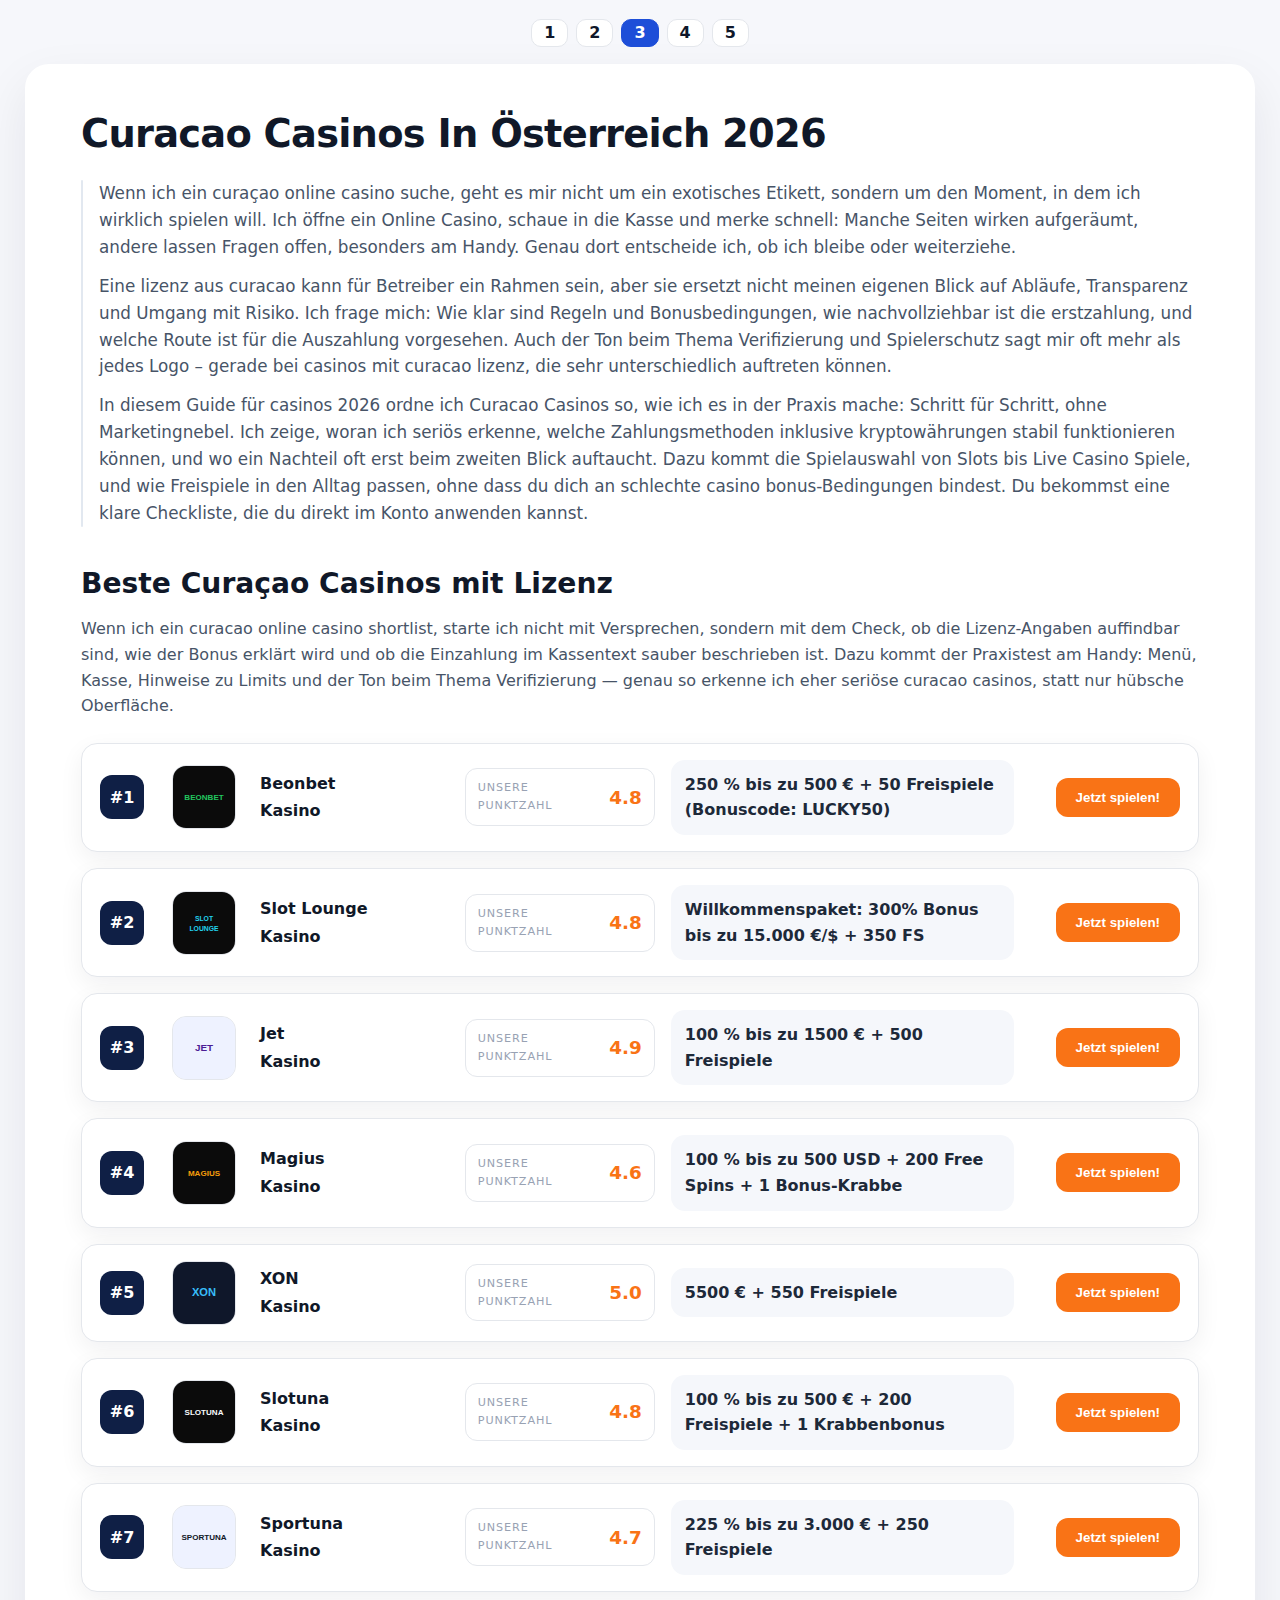
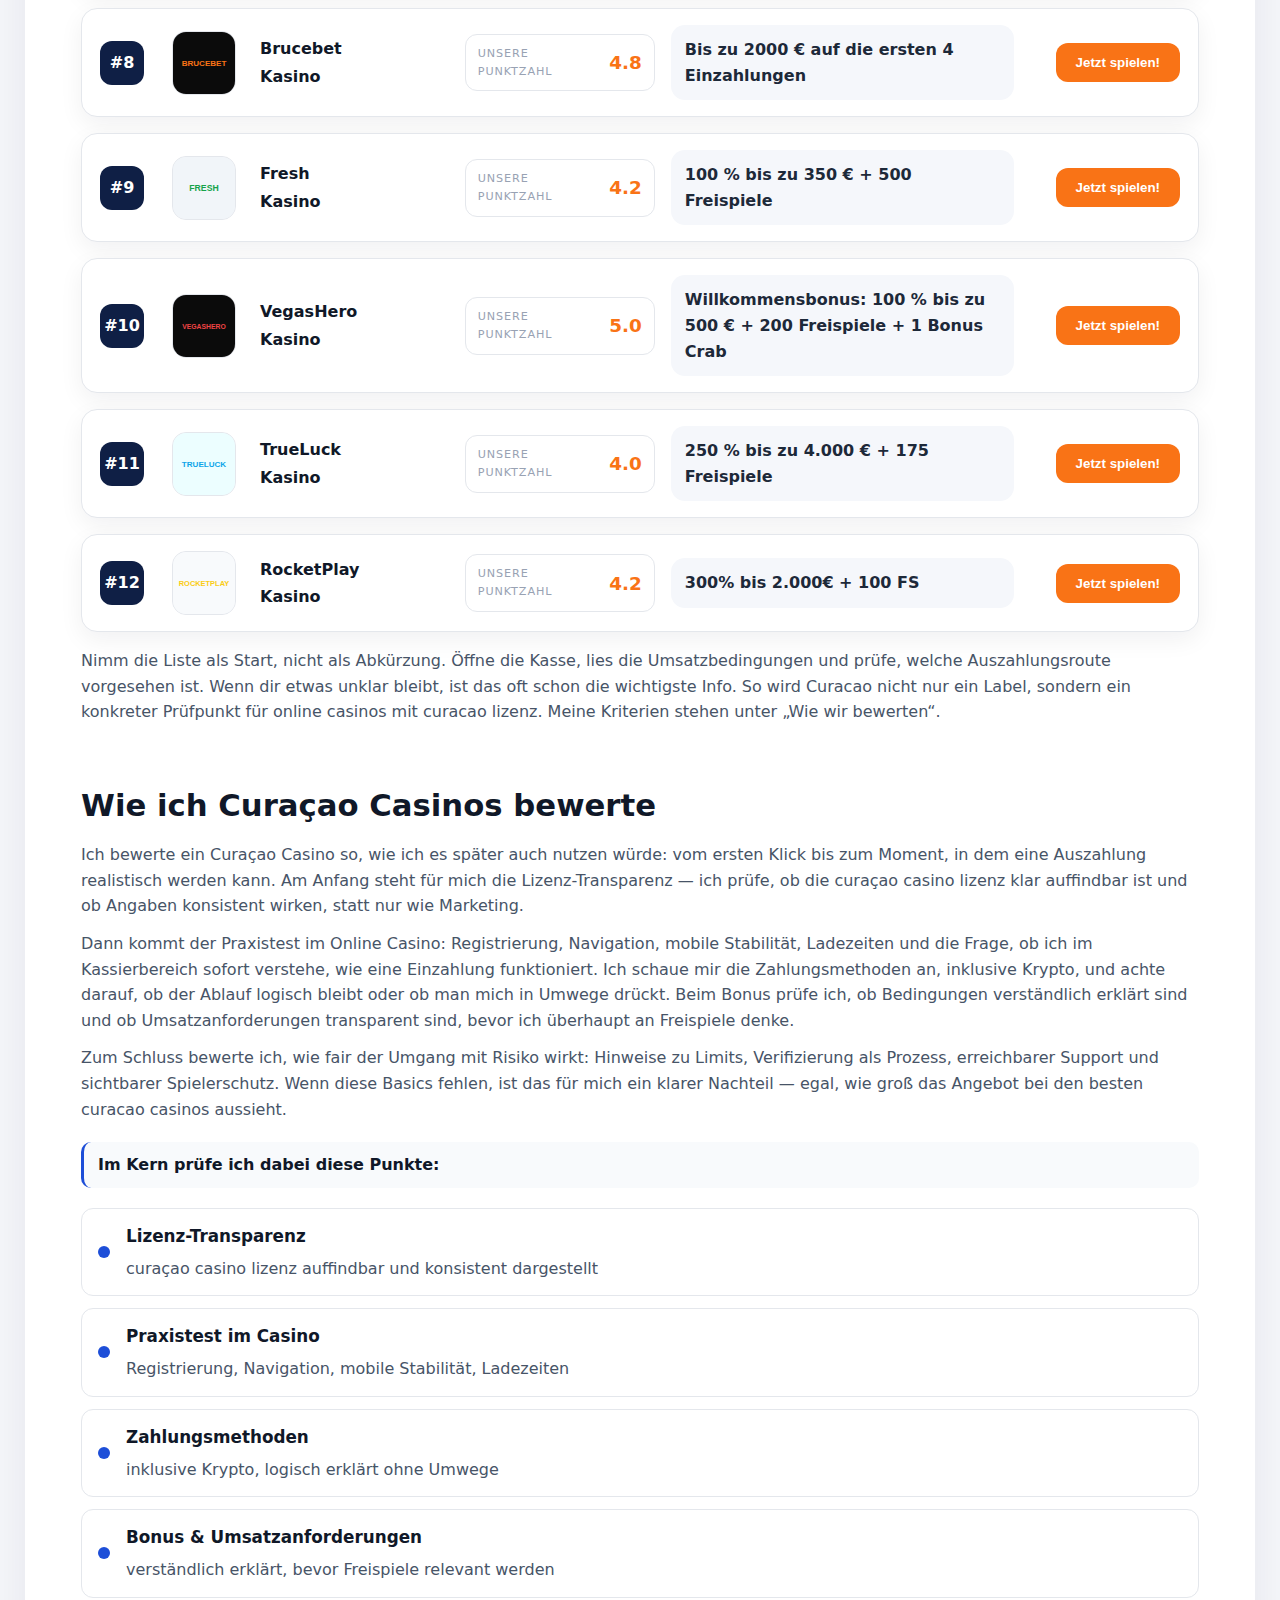
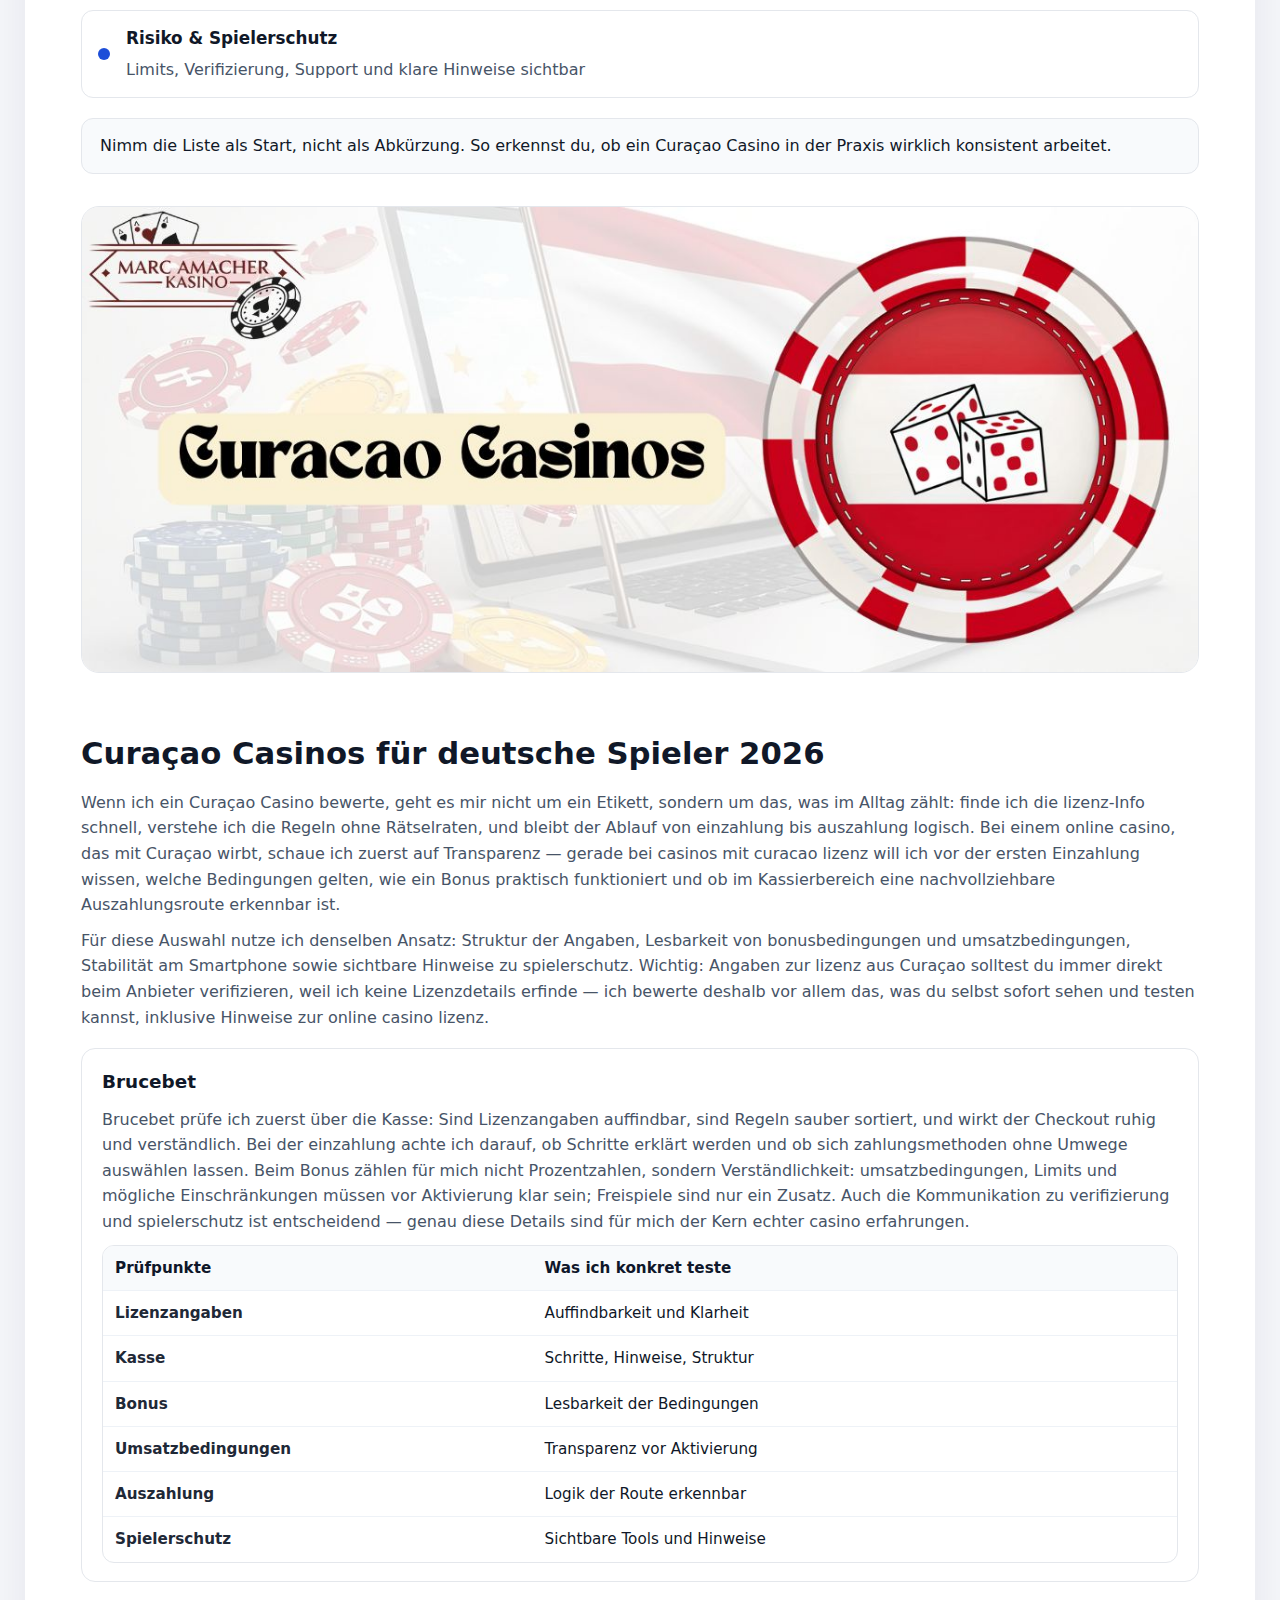
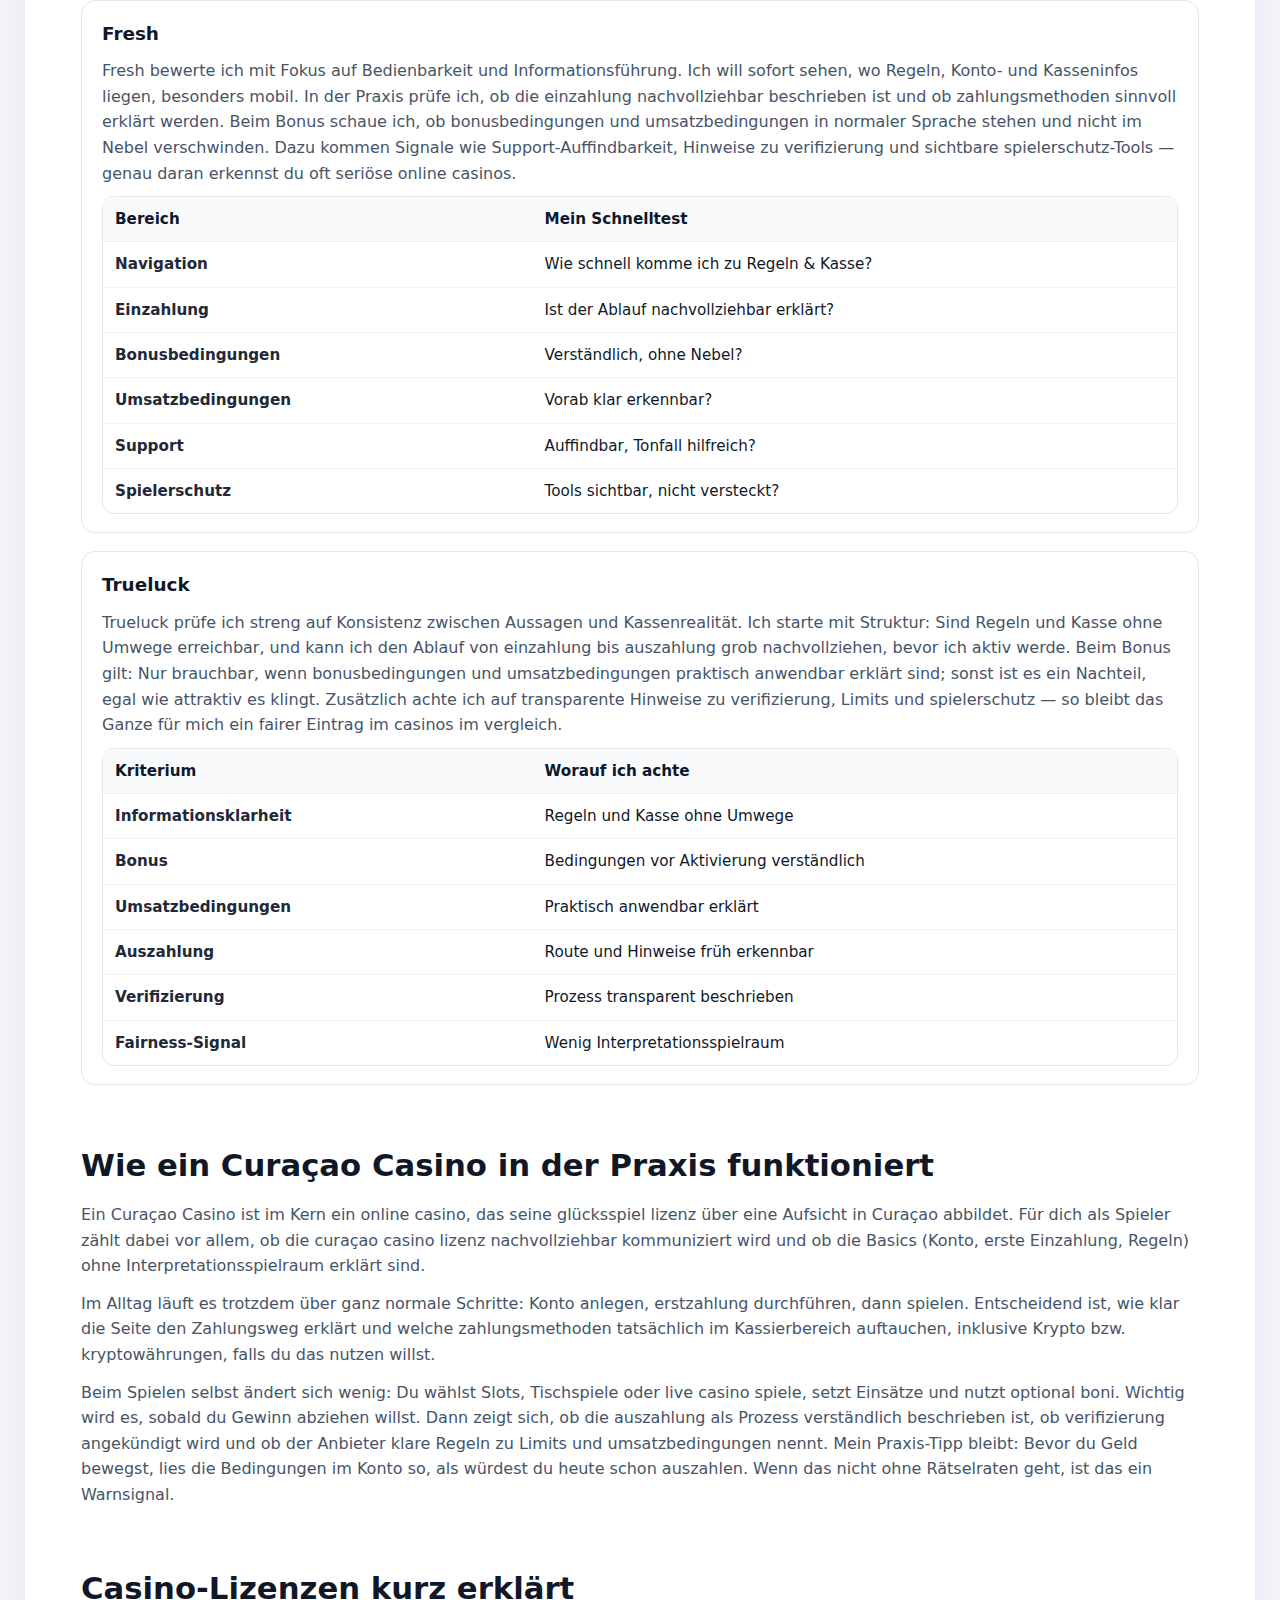
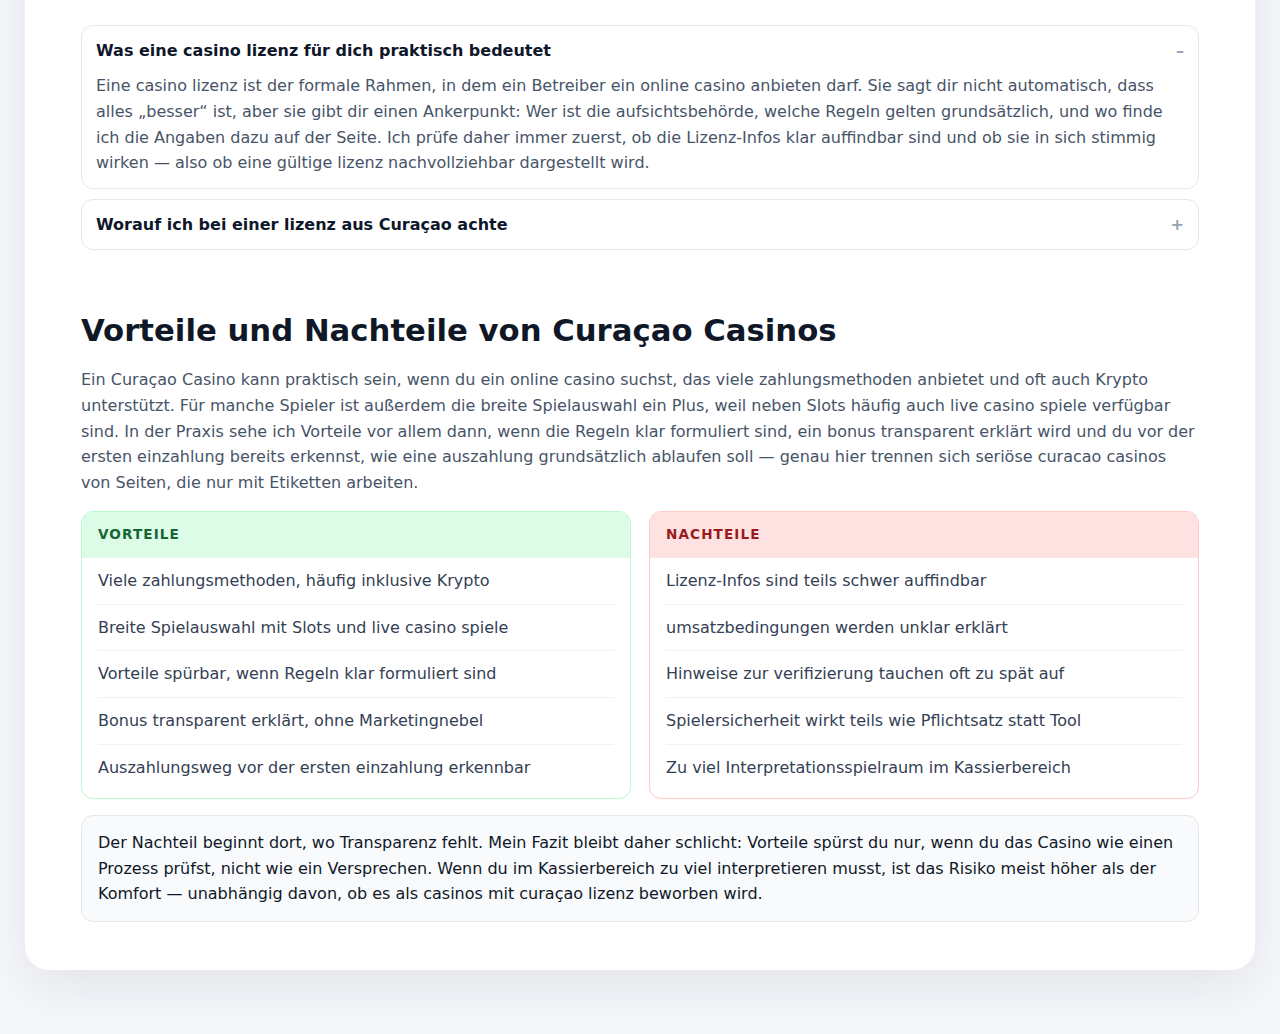
<file: page-3.html>
<!doctype html>
<html lang="de">
  <head>
    <meta charset="UTF-8" />
    <meta name="viewport" content="width=device-width, initial-scale=1" />
    <title>Curacao Casinos In Österreich 2026</title>
    <link rel="stylesheet" href="styles.css" />
  </head>
  <body>
    <nav class="page-pagination" aria-label="Page navigation">
      <a class="page-pagination__btn" href="index.html">1</a>
      <a class="page-pagination__btn" href="page-2.html">2</a>
      <a class="page-pagination__btn page-pagination__btn--active" href="page-3.html">3</a>
      <a class="page-pagination__btn" href="page-4.html">4</a>
      <a class="page-pagination__btn" href="page-5.html">5</a>
    </nav>
    <main class="article">
      <header class="article__header">
        <h1>Curacao Casinos In Österreich 2026</h1>
      </header>

      <section class="intro">
        <div class="intro__wrap">
            <span class="intro__tag" aria-hidden="true"></span>
            <div class="intro__text">
            <p>
              Wenn ich ein curaçao online casino suche, geht es mir nicht um ein
              exotisches Etikett, sondern um den Moment, in dem ich wirklich
              spielen will. Ich öffne ein Online Casino, schaue in die Kasse
              und merke schnell: Manche Seiten wirken aufgeräumt, andere lassen
              Fragen offen, besonders am Handy. Genau dort entscheide ich, ob
              ich bleibe oder weiterziehe.
            </p>
            <p>
              Eine lizenz aus curacao kann für Betreiber ein Rahmen sein, aber
              sie ersetzt nicht meinen eigenen Blick auf Abläufe, Transparenz
              und Umgang mit Risiko. Ich frage mich: Wie klar sind Regeln und
              Bonusbedingungen, wie nachvollziehbar ist die erstzahlung, und
              welche Route ist für die Auszahlung vorgesehen. Auch der Ton beim
              Thema Verifizierung und Spielerschutz sagt mir oft mehr als jedes
              Logo – gerade bei casinos mit curacao lizenz, die sehr
              unterschiedlich auftreten können.
            </p>
            <p>
              In diesem Guide für casinos 2026 ordne ich Curacao Casinos so, wie
              ich es in der Praxis mache: Schritt für Schritt, ohne
              Marketingnebel. Ich zeige, woran ich seriös erkenne, welche
              Zahlungsmethoden inklusive kryptowährungen stabil funktionieren
              können, und wo ein Nachteil oft erst beim zweiten Blick auftaucht.
              Dazu kommt die Spielauswahl von Slots bis Live Casino Spiele, und
              wie Freispiele in den Alltag passen, ohne dass du dich an schlechte
              casino bonus-Bedingungen bindest. Du bekommst eine klare
              Checkliste, die du direkt im Konto anwenden kannst.
            </p>
          </div>
        </div>
      </section>

      <section class="casino-list">
        <h2>Beste Curaçao Casinos mit Lizenz</h2>
        <p class="casino-list__intro">
          Wenn ich ein curacao online casino shortlist, starte ich nicht mit
          Versprechen, sondern mit dem Check, ob die Lizenz-Angaben auffindbar
          sind, wie der Bonus erklärt wird und ob die Einzahlung im Kassentext
          sauber beschrieben ist. Dazu kommt der Praxistest am Handy: Menü,
          Kasse, Hinweise zu Limits und der Ton beim Thema Verifizierung —
          genau so erkenne ich eher seriöse curacao casinos, statt nur hübsche
          Oberfläche.
        </p>

        <div class="casino-list__stack">
          <article class="casino-row">
            <div class="casino-row__rank">#1</div>
            <div class="casino-row__logo">
              <img src="assets/logos/beonbet.svg" alt="Beonbet Kasino Logo" />
            </div>
            <div class="casino-row__name">
              <span>Beonbet</span>
              <strong>Kasino</strong>
            </div>
            <div class="casino-row__score">
              <span>Unsere Punktzahl</span>
              <strong>4.8</strong>
            </div>
            <div class="casino-row__bonus">
              250 % bis zu 500 € + 50 Freispiele (Bonuscode: LUCKY50)
            </div>
            <div class="casino-row__cta">
              <button class="btn">Jetzt spielen!</button>
            </div>
          </article>

          <article class="casino-row">
            <div class="casino-row__rank">#2</div>
            <div class="casino-row__logo">
              <img src="assets/logos/slot-lounge.svg" alt="Slot Lounge Kasino Logo" />
            </div>
            <div class="casino-row__name">
              <span>Slot Lounge</span>
              <strong>Kasino</strong>
            </div>
            <div class="casino-row__score">
              <span>Unsere Punktzahl</span>
              <strong>4.8</strong>
            </div>
            <div class="casino-row__bonus">
              Willkommenspaket: 300% Bonus bis zu 15.000 €/$ + 350 FS
            </div>
            <div class="casino-row__cta">
              <button class="btn">Jetzt spielen!</button>
            </div>
          </article>

          <article class="casino-row">
            <div class="casino-row__rank">#3</div>
            <div class="casino-row__logo">
              <img src="assets/logos/jet-casino.svg" alt="Jet Kasino Logo" />
            </div>
            <div class="casino-row__name">
              <span>Jet</span>
              <strong>Kasino</strong>
            </div>
            <div class="casino-row__score">
              <span>Unsere Punktzahl</span>
              <strong>4.9</strong>
            </div>
            <div class="casino-row__bonus">
              100 % bis zu 1500 € + 500 Freispiele
            </div>
            <div class="casino-row__cta">
              <button class="btn">Jetzt spielen!</button>
            </div>
          </article>

          <article class="casino-row">
            <div class="casino-row__rank">#4</div>
            <div class="casino-row__logo">
              <img src="assets/logos/magius.svg" alt="Magius Kasino Logo" />
            </div>
            <div class="casino-row__name">
              <span>Magius</span>
              <strong>Kasino</strong>
            </div>
            <div class="casino-row__score">
              <span>Unsere Punktzahl</span>
              <strong>4.6</strong>
            </div>
            <div class="casino-row__bonus">
              100 % bis zu 500 USD + 200 Free Spins + 1 Bonus-Krabbe
            </div>
            <div class="casino-row__cta">
              <button class="btn">Jetzt spielen!</button>
            </div>
          </article>

          <article class="casino-row">
            <div class="casino-row__rank">#5</div>
            <div class="casino-row__logo">
              <img src="assets/logos/xon.svg" alt="XON Kasino Logo" />
            </div>
            <div class="casino-row__name">
              <span>XON</span>
              <strong>Kasino</strong>
            </div>
            <div class="casino-row__score">
              <span>Unsere Punktzahl</span>
              <strong>5.0</strong>
            </div>
            <div class="casino-row__bonus">5500 € + 550 Freispiele</div>
            <div class="casino-row__cta">
              <button class="btn">Jetzt spielen!</button>
            </div>
          </article>

          <article class="casino-row">
            <div class="casino-row__rank">#6</div>
            <div class="casino-row__logo">
              <img src="assets/logos/slotuna.svg" alt="Slotuna Kasino Logo" />
            </div>
            <div class="casino-row__name">
              <span>Slotuna</span>
              <strong>Kasino</strong>
            </div>
            <div class="casino-row__score">
              <span>Unsere Punktzahl</span>
              <strong>4.8</strong>
            </div>
            <div class="casino-row__bonus">
              100 % bis zu 500 € + 200 Freispiele + 1 Krabbenbonus
            </div>
            <div class="casino-row__cta">
              <button class="btn">Jetzt spielen!</button>
            </div>
          </article>

          <article class="casino-row">
            <div class="casino-row__rank">#7</div>
            <div class="casino-row__logo">
              <img src="assets/logos/sportuna.svg" alt="Sportuna Kasino Logo" />
            </div>
            <div class="casino-row__name">
              <span>Sportuna</span>
              <strong>Kasino</strong>
            </div>
            <div class="casino-row__score">
              <span>Unsere Punktzahl</span>
              <strong>4.7</strong>
            </div>
            <div class="casino-row__bonus">
              225 % bis zu 3.000 € + 250 Freispiele
            </div>
            <div class="casino-row__cta">
              <button class="btn">Jetzt spielen!</button>
            </div>
          </article>

          <article class="casino-row">
            <div class="casino-row__rank">#8</div>
            <div class="casino-row__logo">
              <img src="assets/logos/brucebet.svg" alt="Brucebet Kasino Logo" />
            </div>
            <div class="casino-row__name">
              <span>Brucebet</span>
              <strong>Kasino</strong>
            </div>
            <div class="casino-row__score">
              <span>Unsere Punktzahl</span>
              <strong>4.8</strong>
            </div>
            <div class="casino-row__bonus">
              Bis zu 2000 € auf die ersten 4 Einzahlungen
            </div>
            <div class="casino-row__cta">
              <button class="btn">Jetzt spielen!</button>
            </div>
          </article>

          <article class="casino-row">
            <div class="casino-row__rank">#9</div>
            <div class="casino-row__logo">
              <img src="assets/logos/fresh.svg" alt="Fresh Kasino Logo" />
            </div>
            <div class="casino-row__name">
              <span>Fresh</span>
              <strong>Kasino</strong>
            </div>
            <div class="casino-row__score">
              <span>Unsere Punktzahl</span>
              <strong>4.2</strong>
            </div>
            <div class="casino-row__bonus">
              100 % bis zu 350 € + 500 Freispiele
            </div>
            <div class="casino-row__cta">
              <button class="btn">Jetzt spielen!</button>
            </div>
          </article>

          <article class="casino-row">
            <div class="casino-row__rank">#10</div>
            <div class="casino-row__logo">
              <img src="assets/logos/vegashero.svg" alt="VegasHero Kasino Logo" />
            </div>
            <div class="casino-row__name">
              <span>VegasHero</span>
              <strong>Kasino</strong>
            </div>
            <div class="casino-row__score">
              <span>Unsere Punktzahl</span>
              <strong>5.0</strong>
            </div>
            <div class="casino-row__bonus">
              Willkommensbonus: 100 % bis zu 500 € + 200 Freispiele + 1 Bonus Crab
            </div>
            <div class="casino-row__cta">
              <button class="btn">Jetzt spielen!</button>
            </div>
          </article>

          <article class="casino-row">
            <div class="casino-row__rank">#11</div>
            <div class="casino-row__logo">
              <img src="assets/logos/trueluck.svg" alt="TrueLuck Kasino Logo" />
            </div>
            <div class="casino-row__name">
              <span>TrueLuck</span>
              <strong>Kasino</strong>
            </div>
            <div class="casino-row__score">
              <span>Unsere Punktzahl</span>
              <strong>4.0</strong>
            </div>
            <div class="casino-row__bonus">
              250 % bis zu 4.000 € + 175 Freispiele
            </div>
            <div class="casino-row__cta">
              <button class="btn">Jetzt spielen!</button>
            </div>
          </article>

          <article class="casino-row">
            <div class="casino-row__rank">#12</div>
            <div class="casino-row__logo">
              <img src="assets/logos/rocketplay.svg" alt="RocketPlay Kasino Logo" />
            </div>
            <div class="casino-row__name">
              <span>RocketPlay</span>
              <strong>Kasino</strong>
            </div>
            <div class="casino-row__score">
              <span>Unsere Punktzahl</span>
              <strong>4.2</strong>
            </div>
            <div class="casino-row__bonus">
              300% bis 2.000€ + 100 FS
            </div>
            <div class="casino-row__cta">
              <button class="btn">Jetzt spielen!</button>
            </div>
          </article>
        </div>

        <p class="casino-list__outro">
          Nimm die Liste als Start, nicht als Abkürzung. Öffne die Kasse, lies
          die Umsatzbedingungen und prüfe, welche Auszahlungsroute vorgesehen
          ist. Wenn dir etwas unklar bleibt, ist das oft schon die wichtigste
          Info. So wird Curacao nicht nur ein Label, sondern ein konkreter
          Prüfpunkt für online casinos mit curacao lizenz. Meine Kriterien
          stehen unter „Wie wir bewerten“.
        </p>
      </section>

      <section class="testing-block">
        <div class="testing-block__head">
          <h2>Wie ich Curaçao Casinos bewerte</h2>
          <p>
            Ich bewerte ein Curaçao Casino so, wie ich es später auch nutzen
            würde: vom ersten Klick bis zum Moment, in dem eine Auszahlung
            realistisch werden kann. Am Anfang steht für mich die
            Lizenz-Transparenz — ich prüfe, ob die curaçao casino lizenz klar
            auffindbar ist und ob Angaben konsistent wirken, statt nur wie
            Marketing.
          </p>
          <p>
            Dann kommt der Praxistest im Online Casino: Registrierung,
            Navigation, mobile Stabilität, Ladezeiten und die Frage, ob ich im
            Kassierbereich sofort verstehe, wie eine Einzahlung funktioniert.
            Ich schaue mir die Zahlungsmethoden an, inklusive Krypto, und achte
            darauf, ob der Ablauf logisch bleibt oder ob man mich in Umwege
            drückt. Beim Bonus prüfe ich, ob Bedingungen verständlich erklärt
            sind und ob Umsatzanforderungen transparent sind, bevor ich
            überhaupt an Freispiele denke.
          </p>
          <p>
            Zum Schluss bewerte ich, wie fair der Umgang mit Risiko wirkt:
            Hinweise zu Limits, Verifizierung als Prozess, erreichbarer Support
            und sichtbarer Spielerschutz. Wenn diese Basics fehlen, ist das für
            mich ein klarer Nachteil — egal, wie groß das Angebot bei den besten
            curacao casinos aussieht.
          </p>
        </div>

        <div class="testing-block__label">Im Kern prüfe ich dabei diese Punkte:</div>

        <ul class="testing-list">
          <li class="testing-item">
            <span class="testing-dot"></span>
            <div class="testing-text">
              <h3>Lizenz-Transparenz</h3>
              <p>curaçao casino lizenz auffindbar und konsistent dargestellt</p>
            </div>
          </li>
          <li class="testing-item">
            <span class="testing-dot"></span>
            <div class="testing-text">
              <h3>Praxistest im Casino</h3>
              <p>Registrierung, Navigation, mobile Stabilität, Ladezeiten</p>
            </div>
          </li>
          <li class="testing-item">
            <span class="testing-dot"></span>
            <div class="testing-text">
              <h3>Zahlungsmethoden</h3>
              <p>inklusive Krypto, logisch erklärt ohne Umwege</p>
            </div>
          </li>
          <li class="testing-item">
            <span class="testing-dot"></span>
            <div class="testing-text">
              <h3>Bonus &amp; Umsatzanforderungen</h3>
              <p>verständlich erklärt, bevor Freispiele relevant werden</p>
            </div>
          </li>
          <li class="testing-item">
            <span class="testing-dot"></span>
            <div class="testing-text">
              <h3>Risiko &amp; Spielerschutz</h3>
              <p>Limits, Verifizierung, Support und klare Hinweise sichtbar</p>
            </div>
          </li>
        </ul>

        <div class="testing-block__outro">
          <p>
            Nimm die Liste als Start, nicht als Abkürzung. So erkennst du, ob
            ein Curaçao Casino in der Praxis wirklich konsistent arbeitet.
          </p>
        </div>
      </section>

      <div class="section-image">
        <img src="assets/images/Curacao-Casinos.jpg" alt="Curacao casinos" />
      </div>

      <section class="brand-reviews">
        <div class="brand-reviews__head">
          <h2>Curaçao Casinos für deutsche Spieler 2026</h2>
          <p>
            Wenn ich ein Curaçao Casino bewerte, geht es mir nicht um ein Etikett,
            sondern um das, was im Alltag zählt: finde ich die lizenz-Info schnell,
            verstehe ich die Regeln ohne Rätselraten, und bleibt der Ablauf von
            einzahlung bis auszahlung logisch. Bei einem online casino, das mit
            Curaçao wirbt, schaue ich zuerst auf Transparenz — gerade bei casinos
            mit curacao lizenz will ich vor der ersten Einzahlung wissen, welche
            Bedingungen gelten, wie ein Bonus praktisch funktioniert und ob im
            Kassierbereich eine nachvollziehbare Auszahlungsroute erkennbar ist.
          </p>
          <p>
            Für diese Auswahl nutze ich denselben Ansatz: Struktur der Angaben,
            Lesbarkeit von bonusbedingungen und umsatzbedingungen, Stabilität am
            Smartphone sowie sichtbare Hinweise zu spielerschutz. Wichtig:
            Angaben zur lizenz aus Curaçao solltest du immer direkt beim Anbieter
            verifizieren, weil ich keine Lizenzdetails erfinde — ich bewerte
            deshalb vor allem das, was du selbst sofort sehen und testen kannst,
            inklusive Hinweise zur online casino lizenz.
          </p>
        </div>

        <article class="brand-review">
          <h3>Brucebet</h3>
          <p>
            Brucebet prüfe ich zuerst über die Kasse: Sind Lizenzangaben
            auffindbar, sind Regeln sauber sortiert, und wirkt der Checkout ruhig
            und verständlich. Bei der einzahlung achte ich darauf, ob Schritte
            erklärt werden und ob sich zahlungsmethoden ohne Umwege auswählen
            lassen. Beim Bonus zählen für mich nicht Prozentzahlen, sondern
            Verständlichkeit: umsatzbedingungen, Limits und mögliche
            Einschränkungen müssen vor Aktivierung klar sein; Freispiele sind
            nur ein Zusatz. Auch die Kommunikation zu verifizierung und
            spielerschutz ist entscheidend — genau diese Details sind für mich
            der Kern echter casino erfahrungen.
          </p>
          <div class="mini-table-wrap">
            <table class="mini-table">
              <thead>
                <tr>
                  <th>Prüfpunkte</th>
                  <th>Was ich konkret teste</th>
                </tr>
              </thead>
              <tbody>
                <tr>
                  <td>Lizenzangaben</td>
                  <td data-label="Was ich konkret teste">Auffindbarkeit und Klarheit</td>
                </tr>
                <tr>
                  <td>Kasse</td>
                  <td data-label="Was ich konkret teste">Schritte, Hinweise, Struktur</td>
                </tr>
                <tr>
                  <td>Bonus</td>
                  <td data-label="Was ich konkret teste">Lesbarkeit der Bedingungen</td>
                </tr>
                <tr>
                  <td>Umsatzbedingungen</td>
                  <td data-label="Was ich konkret teste">Transparenz vor Aktivierung</td>
                </tr>
                <tr>
                  <td>Auszahlung</td>
                  <td data-label="Was ich konkret teste">Logik der Route erkennbar</td>
                </tr>
                <tr>
                  <td>Spielerschutz</td>
                  <td data-label="Was ich konkret teste">Sichtbare Tools und Hinweise</td>
                </tr>
              </tbody>
            </table>
          </div>
        </article>

        <article class="brand-review">
          <h3>Fresh</h3>
          <p>
            Fresh bewerte ich mit Fokus auf Bedienbarkeit und Informationsführung.
            Ich will sofort sehen, wo Regeln, Konto- und Kasseninfos liegen,
            besonders mobil. In der Praxis prüfe ich, ob die einzahlung
            nachvollziehbar beschrieben ist und ob zahlungsmethoden sinnvoll
            erklärt werden. Beim Bonus schaue ich, ob bonusbedingungen und
            umsatzbedingungen in normaler Sprache stehen und nicht im Nebel
            verschwinden. Dazu kommen Signale wie Support-Auffindbarkeit,
            Hinweise zu verifizierung und sichtbare spielerschutz-Tools — genau
            daran erkennst du oft seriöse online casinos.
          </p>
          <div class="mini-table-wrap">
            <table class="mini-table">
              <thead>
                <tr>
                  <th>Bereich</th>
                  <th>Mein Schnelltest</th>
                </tr>
              </thead>
              <tbody>
                <tr>
                  <td>Navigation</td>
                  <td data-label="Mein Schnelltest">Wie schnell komme ich zu Regeln &amp; Kasse?</td>
                </tr>
                <tr>
                  <td>Einzahlung</td>
                  <td data-label="Mein Schnelltest">Ist der Ablauf nachvollziehbar erklärt?</td>
                </tr>
                <tr>
                  <td>Bonusbedingungen</td>
                  <td data-label="Mein Schnelltest">Verständlich, ohne Nebel?</td>
                </tr>
                <tr>
                  <td>Umsatzbedingungen</td>
                  <td data-label="Mein Schnelltest">Vorab klar erkennbar?</td>
                </tr>
                <tr>
                  <td>Support</td>
                  <td data-label="Mein Schnelltest">Auffindbar, Tonfall hilfreich?</td>
                </tr>
                <tr>
                  <td>Spielerschutz</td>
                  <td data-label="Mein Schnelltest">Tools sichtbar, nicht versteckt?</td>
                </tr>
              </tbody>
            </table>
          </div>
        </article>

        <article class="brand-review">
          <h3>Trueluck</h3>
          <p>
            Trueluck prüfe ich streng auf Konsistenz zwischen Aussagen und
            Kassenrealität. Ich starte mit Struktur: Sind Regeln und Kasse ohne
            Umwege erreichbar, und kann ich den Ablauf von einzahlung bis
            auszahlung grob nachvollziehen, bevor ich aktiv werde. Beim Bonus
            gilt: Nur brauchbar, wenn bonusbedingungen und umsatzbedingungen
            praktisch anwendbar erklärt sind; sonst ist es ein Nachteil, egal
            wie attraktiv es klingt. Zusätzlich achte ich auf transparente
            Hinweise zu verifizierung, Limits und spielerschutz — so bleibt das
            Ganze für mich ein fairer Eintrag im casinos im vergleich.
          </p>
          <div class="mini-table-wrap">
            <table class="mini-table">
              <thead>
                <tr>
                  <th>Kriterium</th>
                  <th>Worauf ich achte</th>
                </tr>
              </thead>
              <tbody>
                <tr>
                  <td>Informationsklarheit</td>
                  <td data-label="Worauf ich achte">Regeln und Kasse ohne Umwege</td>
                </tr>
                <tr>
                  <td>Bonus</td>
                  <td data-label="Worauf ich achte">Bedingungen vor Aktivierung verständlich</td>
                </tr>
                <tr>
                  <td>Umsatzbedingungen</td>
                  <td data-label="Worauf ich achte">Praktisch anwendbar erklärt</td>
                </tr>
                <tr>
                  <td>Auszahlung</td>
                  <td data-label="Worauf ich achte">Route und Hinweise früh erkennbar</td>
                </tr>
                <tr>
                  <td>Verifizierung</td>
                  <td data-label="Worauf ich achte">Prozess transparent beschrieben</td>
                </tr>
                <tr>
                  <td>Fairness-Signal</td>
                  <td data-label="Worauf ich achte">Wenig Interpretationsspielraum</td>
                </tr>
              </tbody>
            </table>
          </div>
        </article>
      </section>

      <section class="content-block">
        <h2>Wie ein Curaçao Casino in der Praxis funktioniert</h2>
        <p>
          Ein Curaçao Casino ist im Kern ein online casino, das seine
          glücksspiel lizenz über eine Aufsicht in Curaçao abbildet. Für dich als
          Spieler zählt dabei vor allem, ob die curaçao casino lizenz
          nachvollziehbar kommuniziert wird und ob die Basics (Konto, erste
          Einzahlung, Regeln) ohne Interpretationsspielraum erklärt sind.
        </p>
        <p>
          Im Alltag läuft es trotzdem über ganz normale Schritte: Konto anlegen,
          erstzahlung durchführen, dann spielen. Entscheidend ist, wie klar die
          Seite den Zahlungsweg erklärt und welche zahlungsmethoden tatsächlich
          im Kassierbereich auftauchen, inklusive Krypto bzw. kryptowährungen,
          falls du das nutzen willst.
        </p>
        <p>
          Beim Spielen selbst ändert sich wenig: Du wählst Slots, Tischspiele
          oder live casino spiele, setzt Einsätze und nutzt optional boni.
          Wichtig wird es, sobald du Gewinn abziehen willst. Dann zeigt sich, ob
          die auszahlung als Prozess verständlich beschrieben ist, ob
          verifizierung angekündigt wird und ob der Anbieter klare Regeln zu
          Limits und umsatzbedingungen nennt. Mein Praxis-Tipp bleibt: Bevor du
          Geld bewegst, lies die Bedingungen im Konto so, als würdest du heute
          schon auszahlen. Wenn das nicht ohne Rätselraten geht, ist das ein
          Warnsignal.
        </p>
      </section>

      <section class="content-block">
        <h2>Casino-Lizenzen kurz erklärt</h2>
        <div class="accordion">
          <details open>
            <summary>Was eine casino lizenz für dich praktisch bedeutet</summary>
            <p>
              Eine casino lizenz ist der formale Rahmen, in dem ein Betreiber
              ein online casino anbieten darf. Sie sagt dir nicht automatisch,
              dass alles „besser“ ist, aber sie gibt dir einen Ankerpunkt: Wer
              ist die aufsichtsbehörde, welche Regeln gelten grundsätzlich, und
              wo finde ich die Angaben dazu auf der Seite. Ich prüfe daher immer
              zuerst, ob die Lizenz-Infos klar auffindbar sind und ob sie in sich
              stimmig wirken — also ob eine gültige lizenz nachvollziehbar
              dargestellt wird.
            </p>
          </details>
          <details>
            <summary>Worauf ich bei einer lizenz aus Curaçao achte</summary>
            <p>
              Bei einer lizenz aus Curaçao ist wichtig, dass du nicht nur das
              Wort „curaçao“ siehst, sondern verstehst, wie die Aufsicht benannt
              wird und wie der Betreiber Transparenz herstellt. In diesem
              Zusammenhang tauchen Begriffe wie Curaçao Gaming Control Board
              oder allgemein gaming control board auf. Curaçao gehört zum
              Königreich der Niederlande, trotzdem bleibt entscheidend, was im
              jeweiligen casino konkret kommuniziert wird: Regeln,
              Spielersicherheit-Hinweise und der Ablauf bei Verifizierung und
              Auszahlung — und ob das mit einer curaçao gaming authority-Angabe
              sauber zusammenpasst.
            </p>
          </details>
        </div>
      </section>

      <section class="pros-cons">
        <div class="pros-cons__head">
          <h2>Vorteile und Nachteile von Curaçao Casinos</h2>
          <p>
            Ein Curaçao Casino kann praktisch sein, wenn du ein online casino
            suchst, das viele zahlungsmethoden anbietet und oft auch Krypto
            unterstützt. Für manche Spieler ist außerdem die breite Spielauswahl
            ein Plus, weil neben Slots häufig auch live casino spiele verfügbar
            sind. In der Praxis sehe ich Vorteile vor allem dann, wenn die Regeln
            klar formuliert sind, ein bonus transparent erklärt wird und du vor
            der ersten einzahlung bereits erkennst, wie eine auszahlung
            grundsätzlich ablaufen soll — genau hier trennen sich seriöse curacao
            casinos von Seiten, die nur mit Etiketten arbeiten.
          </p>
        </div>

        <div class="pros-cons__tables">
          <div class="pros-cons__table pros-cons__table--pro">
            <div class="pros-cons__table-head">Vorteile</div>
            <ul>
              <li>Viele zahlungsmethoden, häufig inklusive Krypto</li>
              <li>Breite Spielauswahl mit Slots und live casino spiele</li>
              <li>Vorteile spürbar, wenn Regeln klar formuliert sind</li>
              <li>Bonus transparent erklärt, ohne Marketingnebel</li>
              <li>Auszahlungsweg vor der ersten einzahlung erkennbar</li>
            </ul>
          </div>

          <div class="pros-cons__table pros-cons__table--con">
            <div class="pros-cons__table-head">Nachteile</div>
            <ul>
              <li>Lizenz-Infos sind teils schwer auffindbar</li>
              <li>umsatzbedingungen werden unklar erklärt</li>
              <li>Hinweise zur verifizierung tauchen oft zu spät auf</li>
              <li>Spielersicherheit wirkt teils wie Pflichtsatz statt Tool</li>
              <li>Zu viel Interpretationsspielraum im Kassierbereich</li>
            </ul>
          </div>
        </div>

        <div class="pros-cons__tip">
          <p>
            Der Nachteil beginnt dort, wo Transparenz fehlt. Mein Fazit bleibt
            daher schlicht: Vorteile spürst du nur, wenn du das Casino wie einen
            Prozess prüfst, nicht wie ein Versprechen. Wenn du im Kassierbereich
            zu viel interpretieren musst, ist das Risiko meist höher als der
            Komfort — unabhängig davon, ob es als casinos mit curaçao lizenz
            beworben wird.
          </p>
        </div>
      </section>
    </main>
  </body>
</html>
</file>
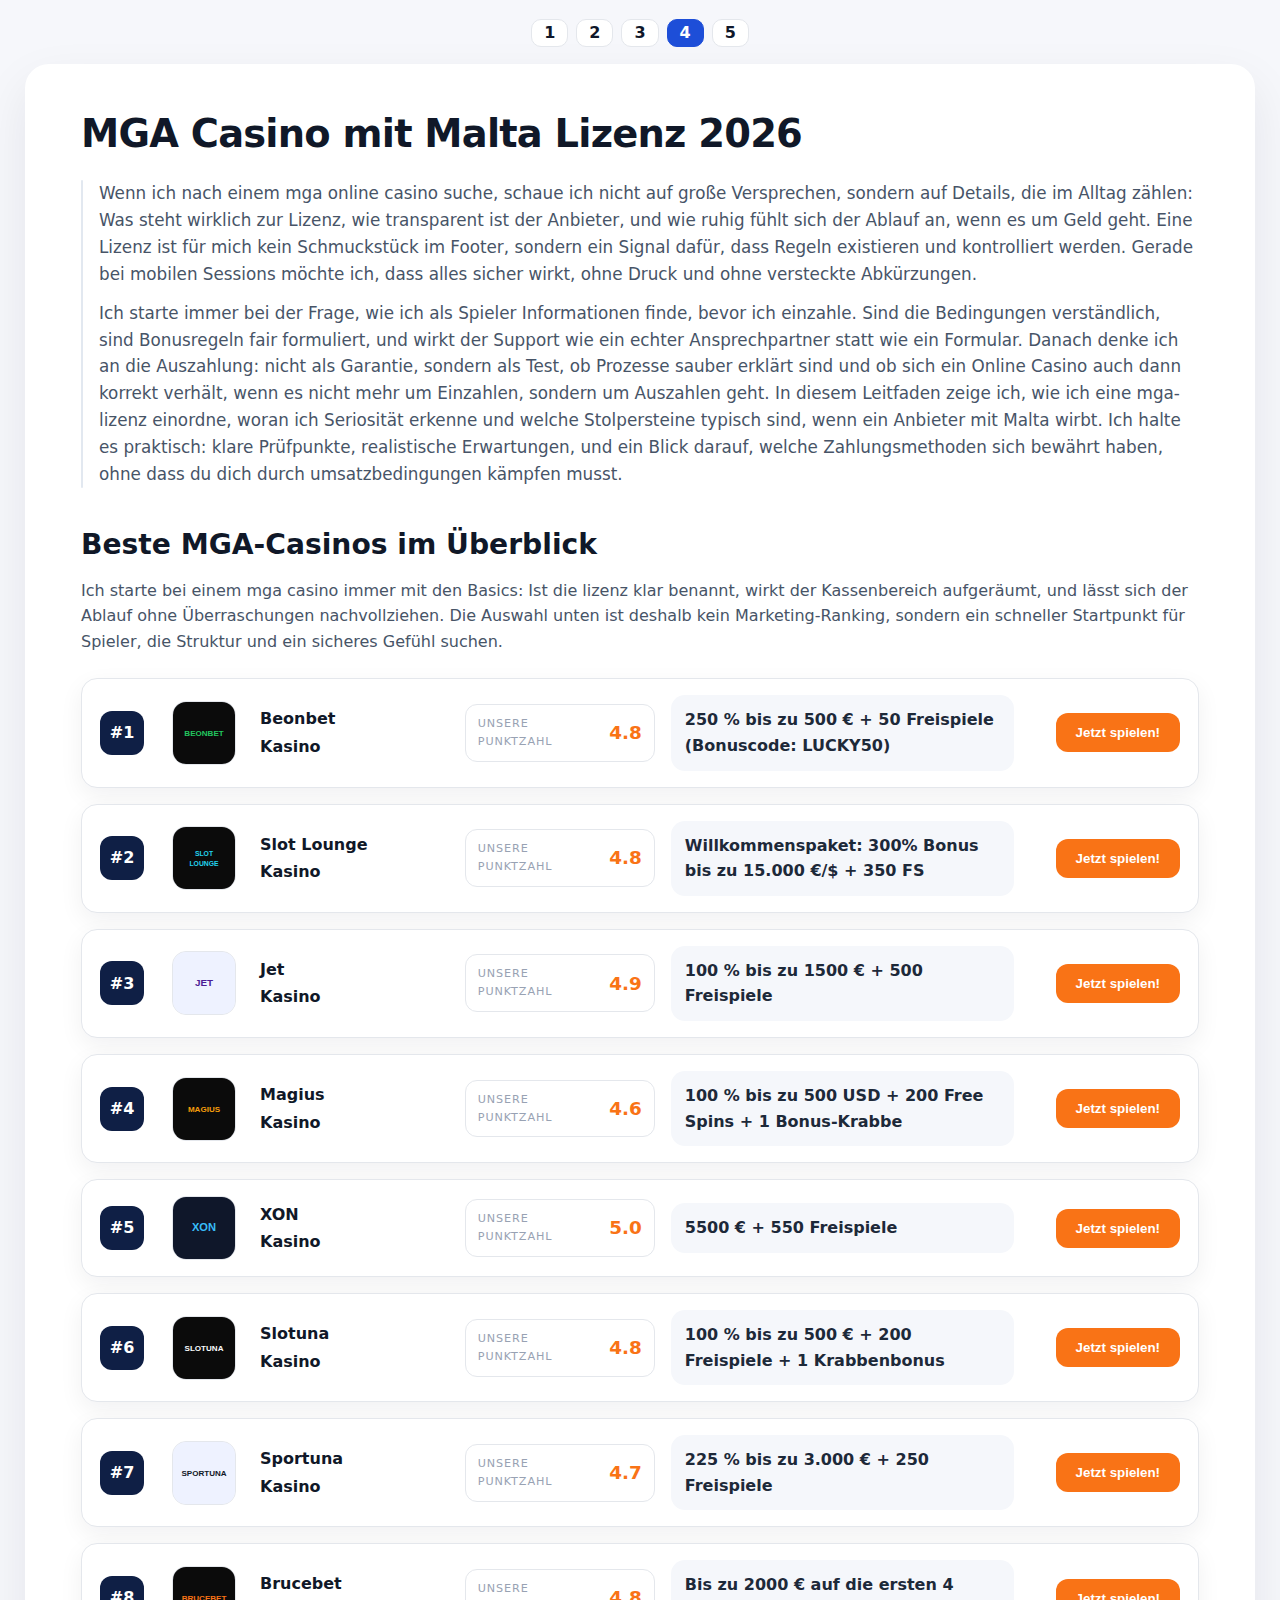
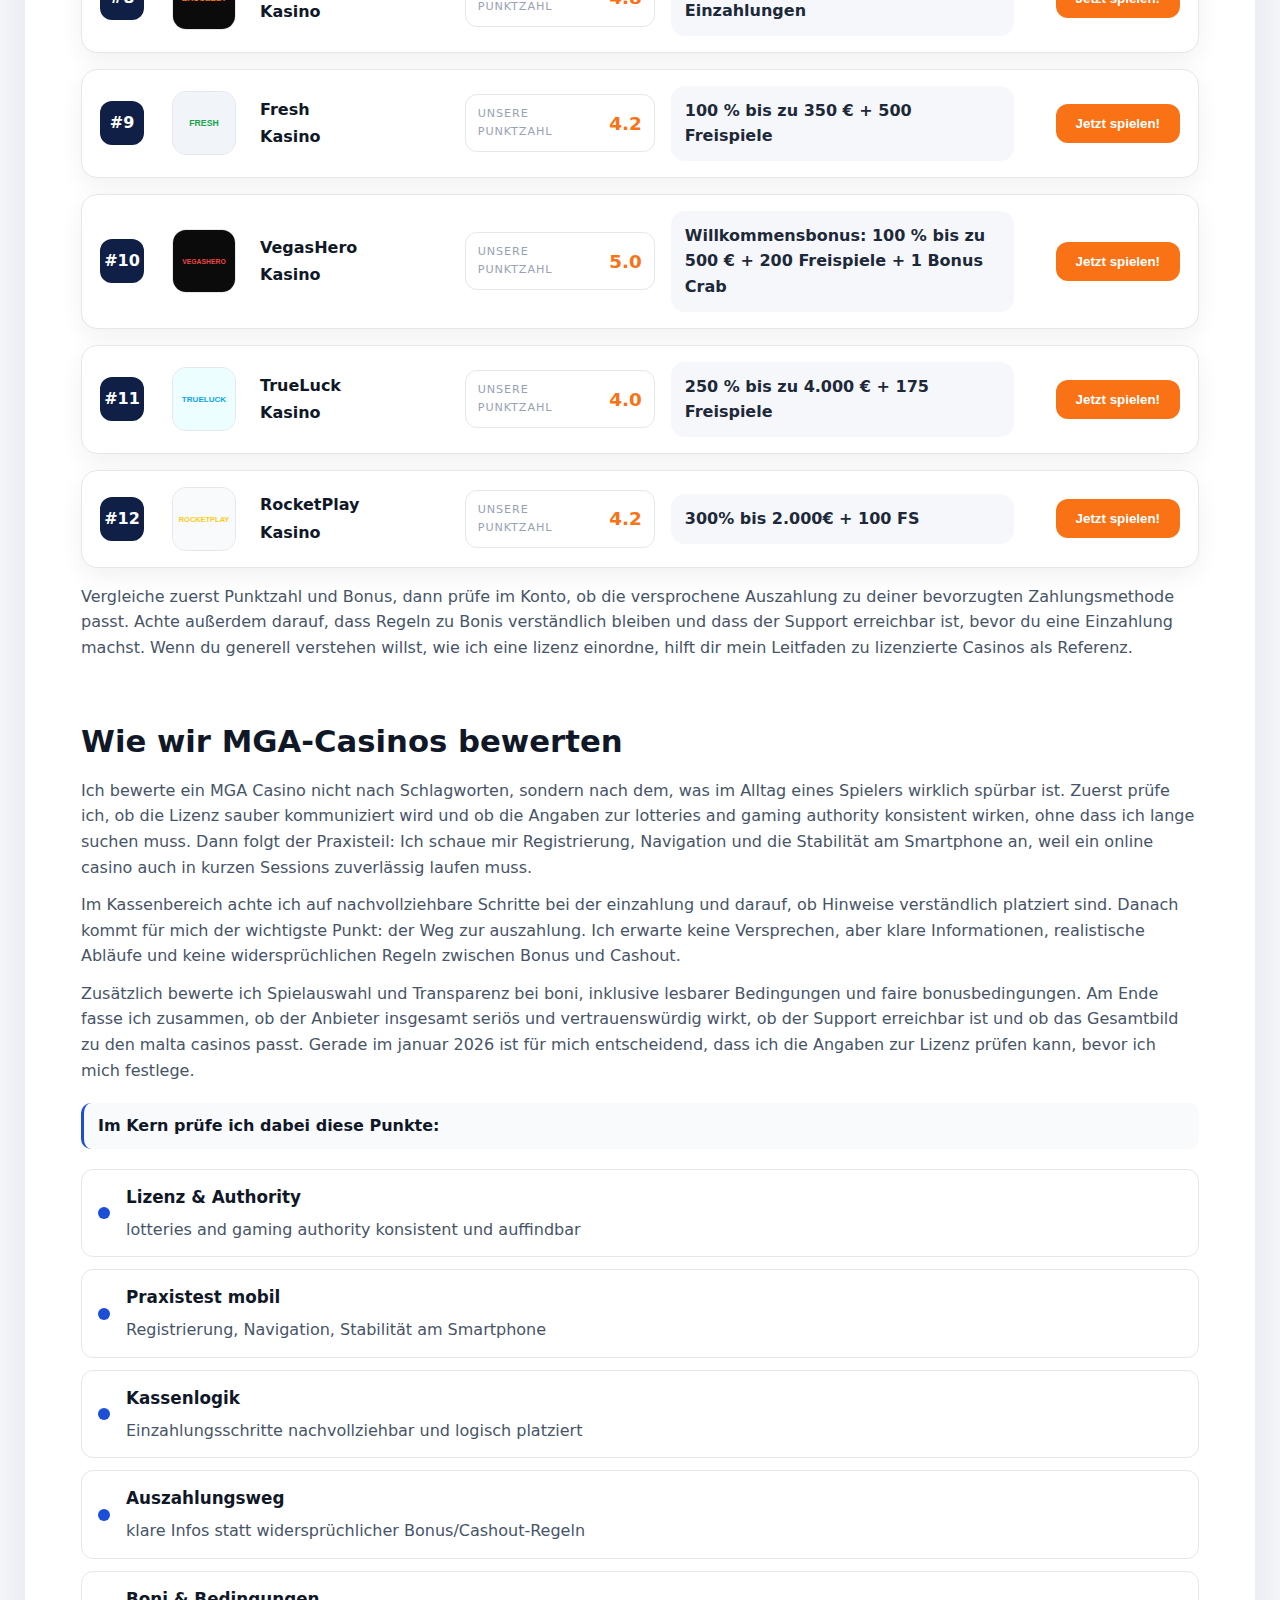
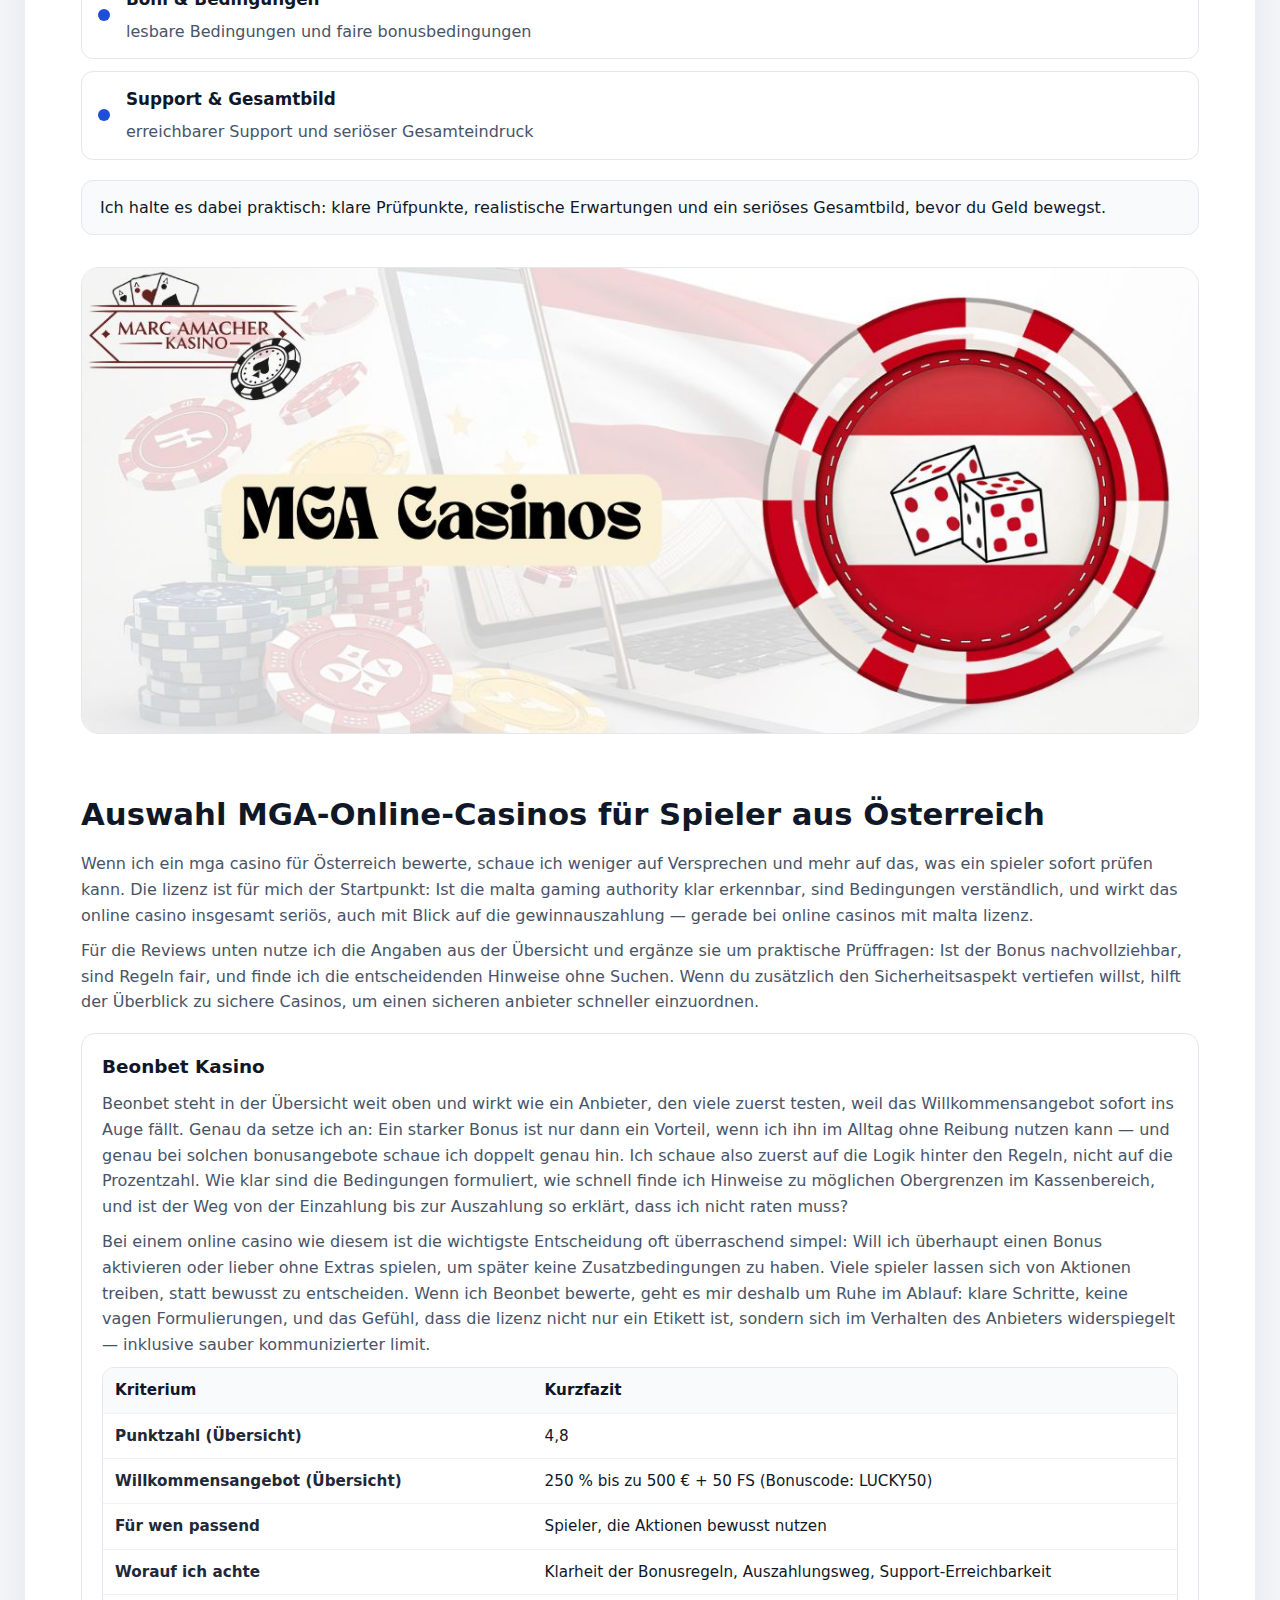
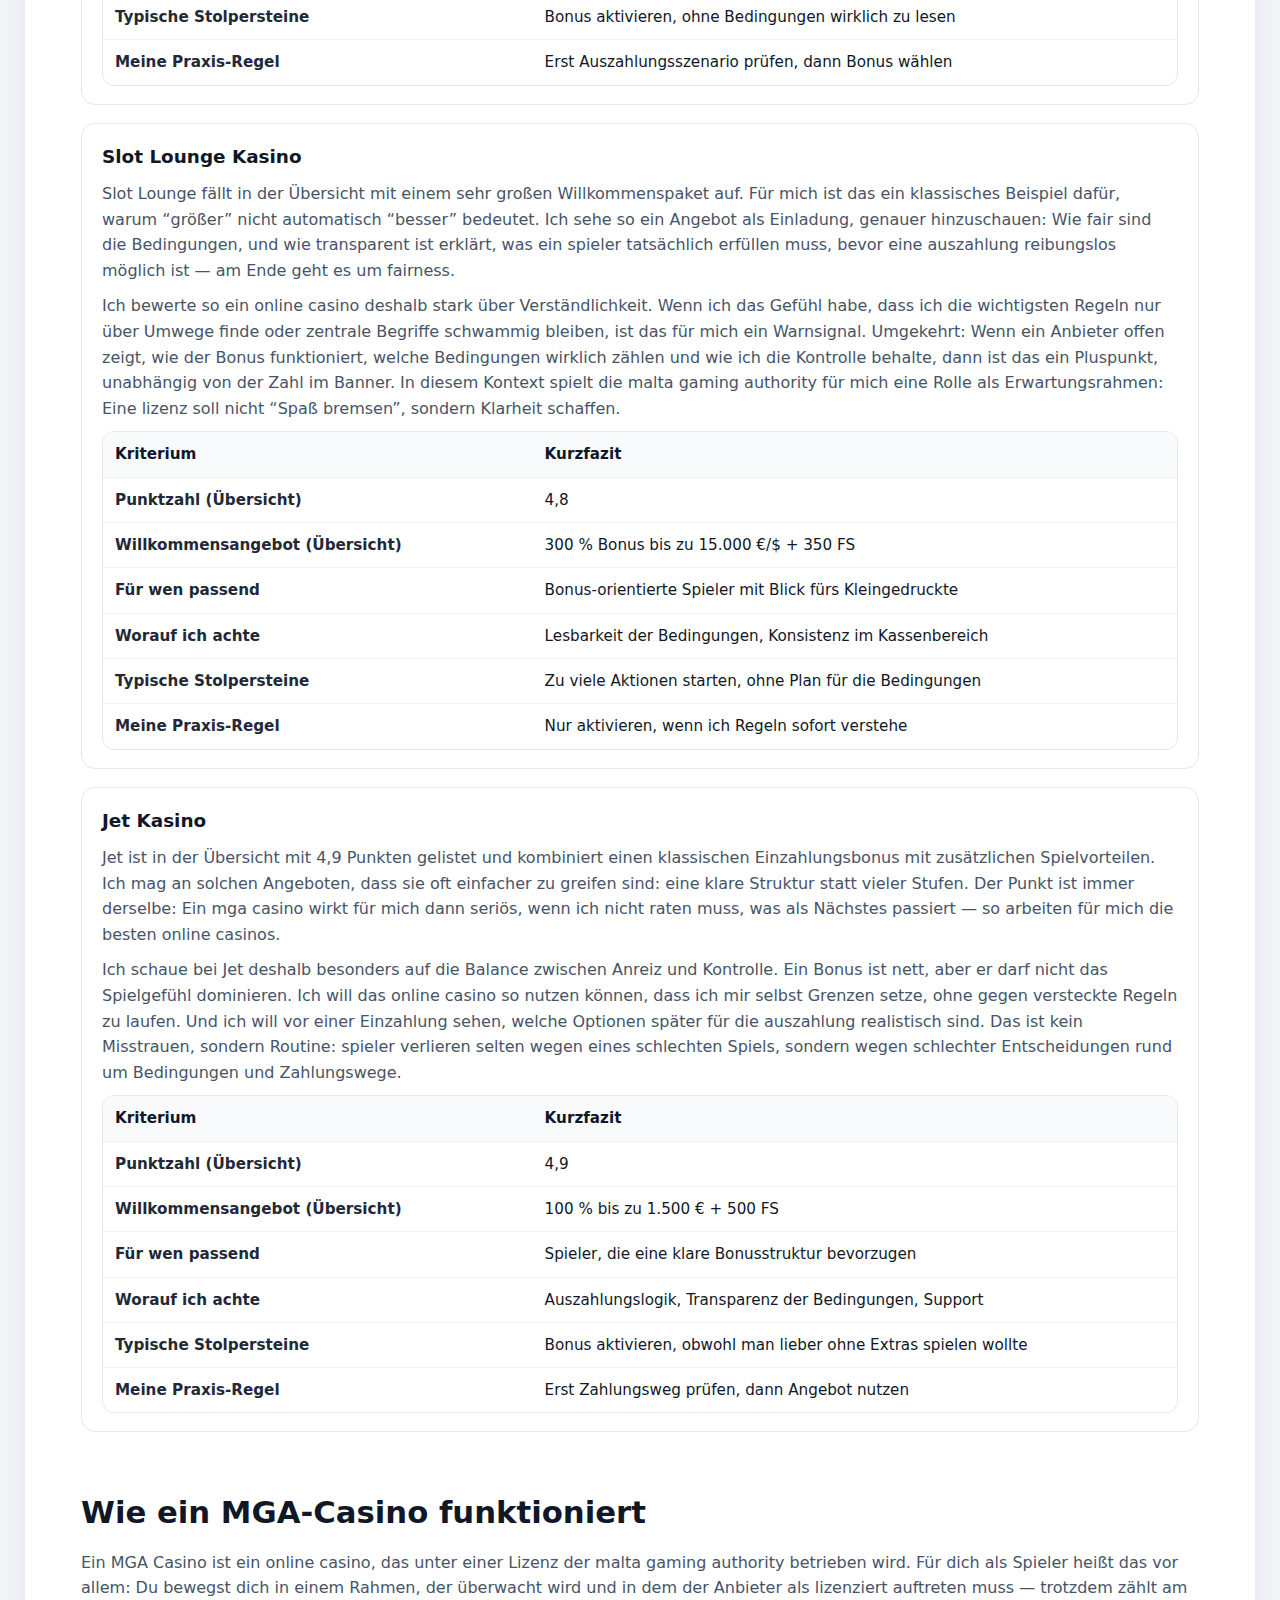
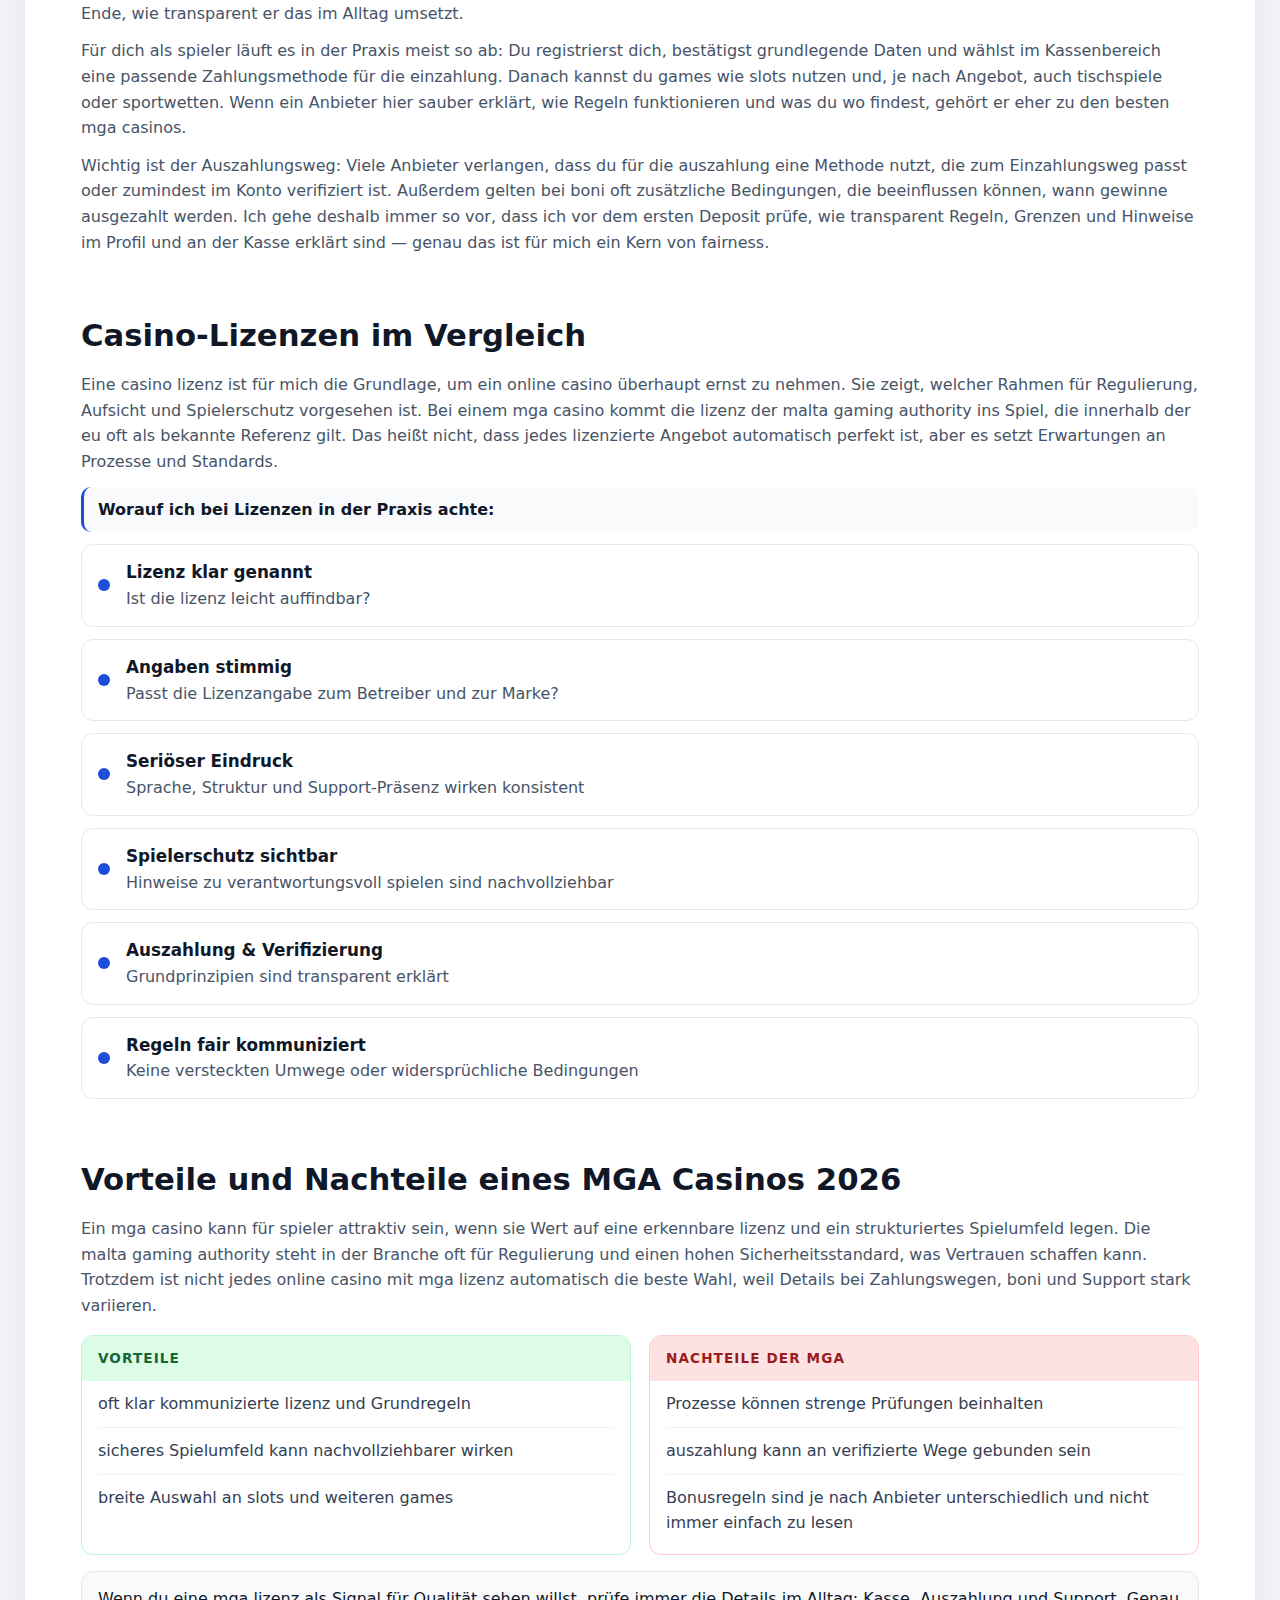
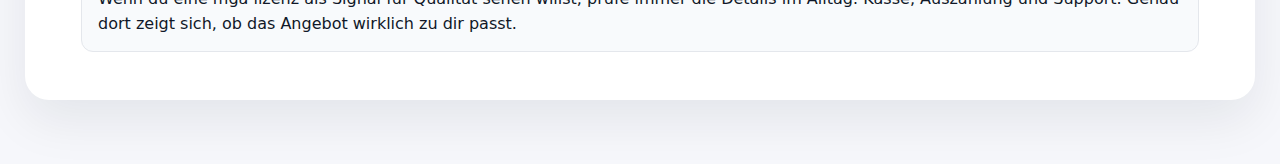
<file: page-4.html>
<!doctype html>
<html lang="de">
  <head>
    <meta charset="UTF-8" />
    <meta name="viewport" content="width=device-width, initial-scale=1" />
    <title>MGA Casino mit Malta Lizenz 2026</title>
    <link rel="stylesheet" href="styles.css" />
  </head>
  <body>
    <nav class="page-pagination" aria-label="Page navigation">
      <a class="page-pagination__btn" href="index.html">1</a>
      <a class="page-pagination__btn" href="page-2.html">2</a>
      <a class="page-pagination__btn" href="page-3.html">3</a>
      <a class="page-pagination__btn page-pagination__btn--active" href="page-4.html">4</a>
      <a class="page-pagination__btn" href="page-5.html">5</a>
    </nav>
    <main class="article">
      <header class="article__header">
        <h1>MGA Casino mit Malta Lizenz 2026</h1>
      </header>

      <section class="intro">
        <div class="intro__wrap">
            <span class="intro__tag" aria-hidden="true"></span>
            <div class="intro__text">
            <p>
              Wenn ich nach einem mga online casino suche, schaue ich nicht auf
              große Versprechen, sondern auf Details, die im Alltag zählen: Was
              steht wirklich zur Lizenz, wie transparent ist der Anbieter, und
              wie ruhig fühlt sich der Ablauf an, wenn es um Geld geht. Eine
              Lizenz ist für mich kein Schmuckstück im Footer, sondern ein
              Signal dafür, dass Regeln existieren und kontrolliert werden.
              Gerade bei mobilen Sessions möchte ich, dass alles sicher wirkt,
              ohne Druck und ohne versteckte Abkürzungen.
            </p>
            <p>
              Ich starte immer bei der Frage, wie ich als Spieler Informationen
              finde, bevor ich einzahle. Sind die Bedingungen verständlich, sind
              Bonusregeln fair formuliert, und wirkt der Support wie ein echter
              Ansprechpartner statt wie ein Formular. Danach denke ich an die
              Auszahlung: nicht als Garantie, sondern als Test, ob Prozesse
              sauber erklärt sind und ob sich ein Online Casino auch dann
              korrekt verhält, wenn es nicht mehr um Einzahlen, sondern um
              Auszahlen geht. In diesem Leitfaden zeige ich, wie ich eine
              mga-lizenz einordne, woran ich Seriosität erkenne und welche
              Stolpersteine typisch sind, wenn ein Anbieter mit Malta wirbt. Ich
              halte es praktisch: klare Prüfpunkte, realistische Erwartungen,
              und ein Blick darauf, welche Zahlungsmethoden sich bewährt haben,
              ohne dass du dich durch umsatzbedingungen kämpfen musst.
            </p>
          </div>
        </div>
      </section>

      <section class="casino-list">
        <h2>Beste MGA-Casinos im Überblick</h2>
        <p class="casino-list__intro">
          Ich starte bei einem mga casino immer mit den Basics: Ist die lizenz
          klar benannt, wirkt der Kassenbereich aufgeräumt, und lässt sich der
          Ablauf ohne Überraschungen nachvollziehen. Die Auswahl unten ist
          deshalb kein Marketing-Ranking, sondern ein schneller Startpunkt für
          Spieler, die Struktur und ein sicheres Gefühl suchen.
        </p>

        <div class="casino-list__stack">
          <article class="casino-row">
            <div class="casino-row__rank">#1</div>
            <div class="casino-row__logo">
              <img src="assets/logos/beonbet.svg" alt="Beonbet Kasino Logo" />
            </div>
            <div class="casino-row__name">
              <span>Beonbet</span>
              <strong>Kasino</strong>
            </div>
            <div class="casino-row__score">
              <span>Unsere Punktzahl</span>
              <strong>4.8</strong>
            </div>
            <div class="casino-row__bonus">
              250 % bis zu 500 € + 50 Freispiele (Bonuscode: LUCKY50)
            </div>
            <div class="casino-row__cta">
              <button class="btn">Jetzt spielen!</button>
            </div>
          </article>

          <article class="casino-row">
            <div class="casino-row__rank">#2</div>
            <div class="casino-row__logo">
              <img src="assets/logos/slot-lounge.svg" alt="Slot Lounge Kasino Logo" />
            </div>
            <div class="casino-row__name">
              <span>Slot Lounge</span>
              <strong>Kasino</strong>
            </div>
            <div class="casino-row__score">
              <span>Unsere Punktzahl</span>
              <strong>4.8</strong>
            </div>
            <div class="casino-row__bonus">
              Willkommenspaket: 300% Bonus bis zu 15.000 €/$ + 350 FS
            </div>
            <div class="casino-row__cta">
              <button class="btn">Jetzt spielen!</button>
            </div>
          </article>

          <article class="casino-row">
            <div class="casino-row__rank">#3</div>
            <div class="casino-row__logo">
              <img src="assets/logos/jet-casino.svg" alt="Jet Kasino Logo" />
            </div>
            <div class="casino-row__name">
              <span>Jet</span>
              <strong>Kasino</strong>
            </div>
            <div class="casino-row__score">
              <span>Unsere Punktzahl</span>
              <strong>4.9</strong>
            </div>
            <div class="casino-row__bonus">
              100 % bis zu 1500 € + 500 Freispiele
            </div>
            <div class="casino-row__cta">
              <button class="btn">Jetzt spielen!</button>
            </div>
          </article>

          <article class="casino-row">
            <div class="casino-row__rank">#4</div>
            <div class="casino-row__logo">
              <img src="assets/logos/magius.svg" alt="Magius Kasino Logo" />
            </div>
            <div class="casino-row__name">
              <span>Magius</span>
              <strong>Kasino</strong>
            </div>
            <div class="casino-row__score">
              <span>Unsere Punktzahl</span>
              <strong>4.6</strong>
            </div>
            <div class="casino-row__bonus">
              100 % bis zu 500 USD + 200 Free Spins + 1 Bonus-Krabbe
            </div>
            <div class="casino-row__cta">
              <button class="btn">Jetzt spielen!</button>
            </div>
          </article>

          <article class="casino-row">
            <div class="casino-row__rank">#5</div>
            <div class="casino-row__logo">
              <img src="assets/logos/xon.svg" alt="XON Kasino Logo" />
            </div>
            <div class="casino-row__name">
              <span>XON</span>
              <strong>Kasino</strong>
            </div>
            <div class="casino-row__score">
              <span>Unsere Punktzahl</span>
              <strong>5.0</strong>
            </div>
            <div class="casino-row__bonus">5500 € + 550 Freispiele</div>
            <div class="casino-row__cta">
              <button class="btn">Jetzt spielen!</button>
            </div>
          </article>

          <article class="casino-row">
            <div class="casino-row__rank">#6</div>
            <div class="casino-row__logo">
              <img src="assets/logos/slotuna.svg" alt="Slotuna Kasino Logo" />
            </div>
            <div class="casino-row__name">
              <span>Slotuna</span>
              <strong>Kasino</strong>
            </div>
            <div class="casino-row__score">
              <span>Unsere Punktzahl</span>
              <strong>4.8</strong>
            </div>
            <div class="casino-row__bonus">
              100 % bis zu 500 € + 200 Freispiele + 1 Krabbenbonus
            </div>
            <div class="casino-row__cta">
              <button class="btn">Jetzt spielen!</button>
            </div>
          </article>

          <article class="casino-row">
            <div class="casino-row__rank">#7</div>
            <div class="casino-row__logo">
              <img src="assets/logos/sportuna.svg" alt="Sportuna Kasino Logo" />
            </div>
            <div class="casino-row__name">
              <span>Sportuna</span>
              <strong>Kasino</strong>
            </div>
            <div class="casino-row__score">
              <span>Unsere Punktzahl</span>
              <strong>4.7</strong>
            </div>
            <div class="casino-row__bonus">
              225 % bis zu 3.000 € + 250 Freispiele
            </div>
            <div class="casino-row__cta">
              <button class="btn">Jetzt spielen!</button>
            </div>
          </article>

          <article class="casino-row">
            <div class="casino-row__rank">#8</div>
            <div class="casino-row__logo">
              <img src="assets/logos/brucebet.svg" alt="Brucebet Kasino Logo" />
            </div>
            <div class="casino-row__name">
              <span>Brucebet</span>
              <strong>Kasino</strong>
            </div>
            <div class="casino-row__score">
              <span>Unsere Punktzahl</span>
              <strong>4.8</strong>
            </div>
            <div class="casino-row__bonus">
              Bis zu 2000 € auf die ersten 4 Einzahlungen
            </div>
            <div class="casino-row__cta">
              <button class="btn">Jetzt spielen!</button>
            </div>
          </article>

          <article class="casino-row">
            <div class="casino-row__rank">#9</div>
            <div class="casino-row__logo">
              <img src="assets/logos/fresh.svg" alt="Fresh Kasino Logo" />
            </div>
            <div class="casino-row__name">
              <span>Fresh</span>
              <strong>Kasino</strong>
            </div>
            <div class="casino-row__score">
              <span>Unsere Punktzahl</span>
              <strong>4.2</strong>
            </div>
            <div class="casino-row__bonus">
              100 % bis zu 350 € + 500 Freispiele
            </div>
            <div class="casino-row__cta">
              <button class="btn">Jetzt spielen!</button>
            </div>
          </article>

          <article class="casino-row">
            <div class="casino-row__rank">#10</div>
            <div class="casino-row__logo">
              <img src="assets/logos/vegashero.svg" alt="VegasHero Kasino Logo" />
            </div>
            <div class="casino-row__name">
              <span>VegasHero</span>
              <strong>Kasino</strong>
            </div>
            <div class="casino-row__score">
              <span>Unsere Punktzahl</span>
              <strong>5.0</strong>
            </div>
            <div class="casino-row__bonus">
              Willkommensbonus: 100 % bis zu 500 € + 200 Freispiele + 1 Bonus Crab
            </div>
            <div class="casino-row__cta">
              <button class="btn">Jetzt spielen!</button>
            </div>
          </article>

          <article class="casino-row">
            <div class="casino-row__rank">#11</div>
            <div class="casino-row__logo">
              <img src="assets/logos/trueluck.svg" alt="TrueLuck Kasino Logo" />
            </div>
            <div class="casino-row__name">
              <span>TrueLuck</span>
              <strong>Kasino</strong>
            </div>
            <div class="casino-row__score">
              <span>Unsere Punktzahl</span>
              <strong>4.0</strong>
            </div>
            <div class="casino-row__bonus">
              250 % bis zu 4.000 € + 175 Freispiele
            </div>
            <div class="casino-row__cta">
              <button class="btn">Jetzt spielen!</button>
            </div>
          </article>

          <article class="casino-row">
            <div class="casino-row__rank">#12</div>
            <div class="casino-row__logo">
              <img src="assets/logos/rocketplay.svg" alt="RocketPlay Kasino Logo" />
            </div>
            <div class="casino-row__name">
              <span>RocketPlay</span>
              <strong>Kasino</strong>
            </div>
            <div class="casino-row__score">
              <span>Unsere Punktzahl</span>
              <strong>4.2</strong>
            </div>
            <div class="casino-row__bonus">
              300% bis 2.000€ + 100 FS
            </div>
            <div class="casino-row__cta">
              <button class="btn">Jetzt spielen!</button>
            </div>
          </article>
        </div>

        <p class="casino-list__outro">
          Vergleiche zuerst Punktzahl und Bonus, dann prüfe im Konto, ob die
          versprochene Auszahlung zu deiner bevorzugten Zahlungsmethode passt.
          Achte außerdem darauf, dass Regeln zu Bonis verständlich bleiben und
          dass der Support erreichbar ist, bevor du eine Einzahlung machst. Wenn
          du generell verstehen willst, wie ich eine lizenz einordne, hilft dir
          mein Leitfaden zu lizenzierte Casinos als Referenz.
        </p>
      </section>

      <section class="testing-block">
        <div class="testing-block__head">
          <h2>Wie wir MGA-Casinos bewerten</h2>
          <p>
            Ich bewerte ein MGA Casino nicht nach Schlagworten, sondern nach
            dem, was im Alltag eines Spielers wirklich spürbar ist. Zuerst prüfe
            ich, ob die Lizenz sauber kommuniziert wird und ob die Angaben zur
            lotteries and gaming authority konsistent wirken, ohne dass ich
            lange suchen muss. Dann folgt der Praxisteil: Ich schaue mir
            Registrierung, Navigation und die Stabilität am Smartphone an, weil
            ein online casino auch in kurzen Sessions zuverlässig laufen muss.
          </p>
          <p>
            Im Kassenbereich achte ich auf nachvollziehbare Schritte bei der
            einzahlung und darauf, ob Hinweise verständlich platziert sind.
            Danach kommt für mich der wichtigste Punkt: der Weg zur auszahlung.
            Ich erwarte keine Versprechen, aber klare Informationen,
            realistische Abläufe und keine widersprüchlichen Regeln zwischen
            Bonus und Cashout.
          </p>
          <p>
            Zusätzlich bewerte ich Spielauswahl und Transparenz bei boni,
            inklusive lesbarer Bedingungen und faire bonusbedingungen. Am Ende
            fasse ich zusammen, ob der Anbieter insgesamt seriös und
            vertrauenswürdig wirkt, ob der Support erreichbar ist und ob das
            Gesamtbild zu den malta casinos passt. Gerade im januar 2026 ist für
            mich entscheidend, dass ich die Angaben zur Lizenz prüfen kann,
            bevor ich mich festlege.
          </p>
        </div>

        <div class="testing-block__label">Im Kern prüfe ich dabei diese Punkte:</div>

        <ul class="testing-list">
          <li class="testing-item">
            <span class="testing-dot"></span>
            <div class="testing-text">
              <h3>Lizenz &amp; Authority</h3>
              <p>lotteries and gaming authority konsistent und auffindbar</p>
            </div>
          </li>
          <li class="testing-item">
            <span class="testing-dot"></span>
            <div class="testing-text">
              <h3>Praxistest mobil</h3>
              <p>Registrierung, Navigation, Stabilität am Smartphone</p>
            </div>
          </li>
          <li class="testing-item">
            <span class="testing-dot"></span>
            <div class="testing-text">
              <h3>Kassenlogik</h3>
              <p>Einzahlungsschritte nachvollziehbar und logisch platziert</p>
            </div>
          </li>
          <li class="testing-item">
            <span class="testing-dot"></span>
            <div class="testing-text">
              <h3>Auszahlungsweg</h3>
              <p>klare Infos statt widersprüchlicher Bonus/Cashout-Regeln</p>
            </div>
          </li>
          <li class="testing-item">
            <span class="testing-dot"></span>
            <div class="testing-text">
              <h3>Boni &amp; Bedingungen</h3>
              <p>lesbare Bedingungen und faire bonusbedingungen</p>
            </div>
          </li>
          <li class="testing-item">
            <span class="testing-dot"></span>
            <div class="testing-text">
              <h3>Support &amp; Gesamtbild</h3>
              <p>erreichbarer Support und seriöser Gesamteindruck</p>
            </div>
          </li>
        </ul>

        <div class="testing-block__outro">
          <p>
            Ich halte es dabei praktisch: klare Prüfpunkte, realistische
            Erwartungen und ein seriöses Gesamtbild, bevor du Geld bewegst.
          </p>
        </div>
      </section>

      <div class="section-image">
        <img src="assets/images/MGA-Casinos.jpg" alt="MGA casinos" />
      </div>

      <section class="brand-reviews">
        <div class="brand-reviews__head">
          <h2>Auswahl MGA-Online-Casinos für Spieler aus Österreich</h2>
          <p>
            Wenn ich ein mga casino für Österreich bewerte, schaue ich weniger
            auf Versprechen und mehr auf das, was ein spieler sofort prüfen kann.
            Die lizenz ist für mich der Startpunkt: Ist die malta gaming authority
            klar erkennbar, sind Bedingungen verständlich, und wirkt das online
            casino insgesamt seriös, auch mit Blick auf die gewinnauszahlung —
            gerade bei online casinos mit malta lizenz.
          </p>
          <p>
            Für die Reviews unten nutze ich die Angaben aus der Übersicht und
            ergänze sie um praktische Prüffragen: Ist der Bonus nachvollziehbar,
            sind Regeln fair, und finde ich die entscheidenden Hinweise ohne
            Suchen. Wenn du zusätzlich den Sicherheitsaspekt vertiefen willst,
            hilft der Überblick zu sichere Casinos, um einen sicheren anbieter
            schneller einzuordnen.
          </p>
        </div>

        <article class="brand-review">
          <h3>Beonbet Kasino</h3>
          <p>
            Beonbet steht in der Übersicht weit oben und wirkt wie ein Anbieter,
            den viele zuerst testen, weil das Willkommensangebot sofort ins Auge
            fällt. Genau da setze ich an: Ein starker Bonus ist nur dann ein
            Vorteil, wenn ich ihn im Alltag ohne Reibung nutzen kann — und genau
            bei solchen bonusangebote schaue ich doppelt genau hin. Ich schaue
            also zuerst auf die Logik hinter den Regeln, nicht auf die Prozentzahl.
            Wie klar sind die Bedingungen formuliert, wie schnell finde ich
            Hinweise zu möglichen Obergrenzen im Kassenbereich, und ist der Weg
            von der Einzahlung bis zur Auszahlung so erklärt, dass ich nicht
            raten muss?
          </p>
          <p>
            Bei einem online casino wie diesem ist die wichtigste Entscheidung
            oft überraschend simpel: Will ich überhaupt einen Bonus aktivieren
            oder lieber ohne Extras spielen, um später keine Zusatzbedingungen
            zu haben. Viele spieler lassen sich von Aktionen treiben, statt
            bewusst zu entscheiden. Wenn ich Beonbet bewerte, geht es mir deshalb
            um Ruhe im Ablauf: klare Schritte, keine vagen Formulierungen, und
            das Gefühl, dass die lizenz nicht nur ein Etikett ist, sondern sich
            im Verhalten des Anbieters widerspiegelt — inklusive sauber
            kommunizierter limit.
          </p>
          <div class="mini-table-wrap">
            <table class="mini-table">
              <thead>
                <tr>
                  <th>Kriterium</th>
                  <th>Kurzfazit</th>
                </tr>
              </thead>
              <tbody>
                <tr>
                  <td>Punktzahl (Übersicht)</td>
                  <td data-label="Kurzfazit">4,8</td>
                </tr>
                <tr>
                  <td>Willkommensangebot (Übersicht)</td>
                  <td data-label="Kurzfazit">250 % bis zu 500 € + 50 FS (Bonuscode: LUCKY50)</td>
                </tr>
                <tr>
                  <td>Für wen passend</td>
                  <td data-label="Kurzfazit">Spieler, die Aktionen bewusst nutzen</td>
                </tr>
                <tr>
                  <td>Worauf ich achte</td>
                  <td data-label="Kurzfazit">Klarheit der Bonusregeln, Auszahlungsweg, Support-Erreichbarkeit</td>
                </tr>
                <tr>
                  <td>Typische Stolpersteine</td>
                  <td data-label="Kurzfazit">Bonus aktivieren, ohne Bedingungen wirklich zu lesen</td>
                </tr>
                <tr>
                  <td>Meine Praxis-Regel</td>
                  <td data-label="Kurzfazit">Erst Auszahlungsszenario prüfen, dann Bonus wählen</td>
                </tr>
              </tbody>
            </table>
          </div>
        </article>

        <article class="brand-review">
          <h3>Slot Lounge Kasino</h3>
          <p>
            Slot Lounge fällt in der Übersicht mit einem sehr großen
            Willkommenspaket auf. Für mich ist das ein klassisches Beispiel
            dafür, warum “größer” nicht automatisch “besser” bedeutet. Ich sehe
            so ein Angebot als Einladung, genauer hinzuschauen: Wie fair sind
            die Bedingungen, und wie transparent ist erklärt, was ein spieler
            tatsächlich erfüllen muss, bevor eine auszahlung reibungslos möglich
            ist — am Ende geht es um fairness.
          </p>
          <p>
            Ich bewerte so ein online casino deshalb stark über Verständlichkeit.
            Wenn ich das Gefühl habe, dass ich die wichtigsten Regeln nur über
            Umwege finde oder zentrale Begriffe schwammig bleiben, ist das für
            mich ein Warnsignal. Umgekehrt: Wenn ein Anbieter offen zeigt, wie
            der Bonus funktioniert, welche Bedingungen wirklich zählen und wie
            ich die Kontrolle behalte, dann ist das ein Pluspunkt, unabhängig
            von der Zahl im Banner. In diesem Kontext spielt die malta gaming
            authority für mich eine Rolle als Erwartungsrahmen: Eine lizenz soll
            nicht “Spaß bremsen”, sondern Klarheit schaffen.
          </p>
          <div class="mini-table-wrap">
            <table class="mini-table">
              <thead>
                <tr>
                  <th>Kriterium</th>
                  <th>Kurzfazit</th>
                </tr>
              </thead>
              <tbody>
                <tr>
                  <td>Punktzahl (Übersicht)</td>
                  <td data-label="Kurzfazit">4,8</td>
                </tr>
                <tr>
                  <td>Willkommensangebot (Übersicht)</td>
                  <td data-label="Kurzfazit">300 % Bonus bis zu 15.000 €/$ + 350 FS</td>
                </tr>
                <tr>
                  <td>Für wen passend</td>
                  <td data-label="Kurzfazit">Bonus-orientierte Spieler mit Blick fürs Kleingedruckte</td>
                </tr>
                <tr>
                  <td>Worauf ich achte</td>
                  <td data-label="Kurzfazit">Lesbarkeit der Bedingungen, Konsistenz im Kassenbereich</td>
                </tr>
                <tr>
                  <td>Typische Stolpersteine</td>
                  <td data-label="Kurzfazit">Zu viele Aktionen starten, ohne Plan für die Bedingungen</td>
                </tr>
                <tr>
                  <td>Meine Praxis-Regel</td>
                  <td data-label="Kurzfazit">Nur aktivieren, wenn ich Regeln sofort verstehe</td>
                </tr>
              </tbody>
            </table>
          </div>
        </article>

        <article class="brand-review">
          <h3>Jet Kasino</h3>
          <p>
            Jet ist in der Übersicht mit 4,9 Punkten gelistet und kombiniert
            einen klassischen Einzahlungsbonus mit zusätzlichen Spielvorteilen.
            Ich mag an solchen Angeboten, dass sie oft einfacher zu greifen
            sind: eine klare Struktur statt vieler Stufen. Der Punkt ist immer
            derselbe: Ein mga casino wirkt für mich dann seriös, wenn ich nicht
            raten muss, was als Nächstes passiert — so arbeiten für mich die
            besten online casinos.
          </p>
          <p>
            Ich schaue bei Jet deshalb besonders auf die Balance zwischen Anreiz
            und Kontrolle. Ein Bonus ist nett, aber er darf nicht das
            Spielgefühl dominieren. Ich will das online casino so nutzen können,
            dass ich mir selbst Grenzen setze, ohne gegen versteckte Regeln zu
            laufen. Und ich will vor einer Einzahlung sehen, welche Optionen
            später für die auszahlung realistisch sind. Das ist kein
            Misstrauen, sondern Routine: spieler verlieren selten wegen eines
            schlechten Spiels, sondern wegen schlechter Entscheidungen rund um
            Bedingungen und Zahlungswege.
          </p>
          <div class="mini-table-wrap">
            <table class="mini-table">
              <thead>
                <tr>
                  <th>Kriterium</th>
                  <th>Kurzfazit</th>
                </tr>
              </thead>
              <tbody>
                <tr>
                  <td>Punktzahl (Übersicht)</td>
                  <td data-label="Kurzfazit">4,9</td>
                </tr>
                <tr>
                  <td>Willkommensangebot (Übersicht)</td>
                  <td data-label="Kurzfazit">100 % bis zu 1.500 € + 500 FS</td>
                </tr>
                <tr>
                  <td>Für wen passend</td>
                  <td data-label="Kurzfazit">Spieler, die eine klare Bonusstruktur bevorzugen</td>
                </tr>
                <tr>
                  <td>Worauf ich achte</td>
                  <td data-label="Kurzfazit">Auszahlungslogik, Transparenz der Bedingungen, Support</td>
                </tr>
                <tr>
                  <td>Typische Stolpersteine</td>
                  <td data-label="Kurzfazit">Bonus aktivieren, obwohl man lieber ohne Extras spielen wollte</td>
                </tr>
                <tr>
                  <td>Meine Praxis-Regel</td>
                  <td data-label="Kurzfazit">Erst Zahlungsweg prüfen, dann Angebot nutzen</td>
                </tr>
              </tbody>
            </table>
          </div>
        </article>
      </section>

      <section class="content-block">
        <h2>Wie ein MGA-Casino funktioniert</h2>
        <p>
          Ein MGA Casino ist ein online casino, das unter einer Lizenz der malta
          gaming authority betrieben wird. Für dich als Spieler heißt das vor
          allem: Du bewegst dich in einem Rahmen, der überwacht wird und in dem
          der Anbieter als lizenziert auftreten muss — trotzdem zählt am Ende,
          wie transparent er das im Alltag umsetzt.
        </p>
        <p>
          Für dich als spieler läuft es in der Praxis meist so ab: Du
          registrierst dich, bestätigst grundlegende Daten und wählst im
          Kassenbereich eine passende Zahlungsmethode für die einzahlung.
          Danach kannst du games wie slots nutzen und, je nach Angebot, auch
          tischspiele oder sportwetten. Wenn ein Anbieter hier sauber erklärt,
          wie Regeln funktionieren und was du wo findest, gehört er eher zu den
          besten mga casinos.
        </p>
        <p>
          Wichtig ist der Auszahlungsweg: Viele Anbieter verlangen, dass du für
          die auszahlung eine Methode nutzt, die zum Einzahlungsweg passt oder
          zumindest im Konto verifiziert ist. Außerdem gelten bei boni oft
          zusätzliche Bedingungen, die beeinflussen können, wann gewinne
          ausgezahlt werden. Ich gehe deshalb immer so vor, dass ich vor dem
          ersten Deposit prüfe, wie transparent Regeln, Grenzen und Hinweise im
          Profil und an der Kasse erklärt sind — genau das ist für mich ein Kern
          von fairness.
        </p>
      </section>

      <section class="content-block">
        <h2>Casino-Lizenzen im Vergleich</h2>
        <p>
          Eine casino lizenz ist für mich die Grundlage, um ein online casino
          überhaupt ernst zu nehmen. Sie zeigt, welcher Rahmen für Regulierung,
          Aufsicht und Spielerschutz vorgesehen ist. Bei einem mga casino kommt
          die lizenz der malta gaming authority ins Spiel, die innerhalb der eu
          oft als bekannte Referenz gilt. Das heißt nicht, dass jedes
          lizenzierte Angebot automatisch perfekt ist, aber es setzt Erwartungen
          an Prozesse und Standards.
        </p>
        <div class="testing-block__label">Worauf ich bei Lizenzen in der Praxis achte:</div>
        <ul class="testing-list">
          <li class="testing-item">
            <span class="testing-dot"></span>
            <div class="testing-text">
              <h3>Lizenz klar genannt</h3>
              <p>Ist die lizenz leicht auffindbar?</p>
            </div>
          </li>
          <li class="testing-item">
            <span class="testing-dot"></span>
            <div class="testing-text">
              <h3>Angaben stimmig</h3>
              <p>Passt die Lizenzangabe zum Betreiber und zur Marke?</p>
            </div>
          </li>
          <li class="testing-item">
            <span class="testing-dot"></span>
            <div class="testing-text">
              <h3>Seriöser Eindruck</h3>
              <p>Sprache, Struktur und Support-Präsenz wirken konsistent</p>
            </div>
          </li>
          <li class="testing-item">
            <span class="testing-dot"></span>
            <div class="testing-text">
              <h3>Spielerschutz sichtbar</h3>
              <p>Hinweise zu verantwortungsvoll spielen sind nachvollziehbar</p>
            </div>
          </li>
          <li class="testing-item">
            <span class="testing-dot"></span>
            <div class="testing-text">
              <h3>Auszahlung &amp; Verifizierung</h3>
              <p>Grundprinzipien sind transparent erklärt</p>
            </div>
          </li>
          <li class="testing-item">
            <span class="testing-dot"></span>
            <div class="testing-text">
              <h3>Regeln fair kommuniziert</h3>
              <p>Keine versteckten Umwege oder widersprüchliche Bedingungen</p>
            </div>
          </li>
        </ul>
      </section>

      <section class="pros-cons">
        <div class="pros-cons__head">
          <h2>Vorteile und Nachteile eines MGA Casinos 2026</h2>
          <p>
            Ein mga casino kann für spieler attraktiv sein, wenn sie Wert auf
            eine erkennbare lizenz und ein strukturiertes Spielumfeld legen. Die
            malta gaming authority steht in der Branche oft für Regulierung und
            einen hohen Sicherheitsstandard, was Vertrauen schaffen kann.
            Trotzdem ist nicht jedes online casino mit mga lizenz automatisch
            die beste Wahl, weil Details bei Zahlungswegen, boni und Support
            stark variieren.
          </p>
        </div>

        <div class="pros-cons__tables">
          <div class="pros-cons__table pros-cons__table--pro">
            <div class="pros-cons__table-head">Vorteile</div>
            <ul>
              <li>oft klar kommunizierte lizenz und Grundregeln</li>
              <li>sicheres Spielumfeld kann nachvollziehbarer wirken</li>
              <li>breite Auswahl an slots und weiteren games</li>
            </ul>
          </div>

          <div class="pros-cons__table pros-cons__table--con">
            <div class="pros-cons__table-head">Nachteile der mga</div>
            <ul>
              <li>Prozesse können strenge Prüfungen beinhalten</li>
              <li>auszahlung kann an verifizierte Wege gebunden sein</li>
              <li>Bonusregeln sind je nach Anbieter unterschiedlich und nicht immer einfach zu lesen</li>
            </ul>
          </div>
        </div>

        <div class="pros-cons__tip">
          <p>
            Wenn du eine mga lizenz als Signal für Qualität sehen willst, prüfe
            immer die Details im Alltag: Kasse, Auszahlung und Support. Genau
            dort zeigt sich, ob das Angebot wirklich zu dir passt.
          </p>
        </div>
      </section>
    </main>
  </body>
</html>
</file>
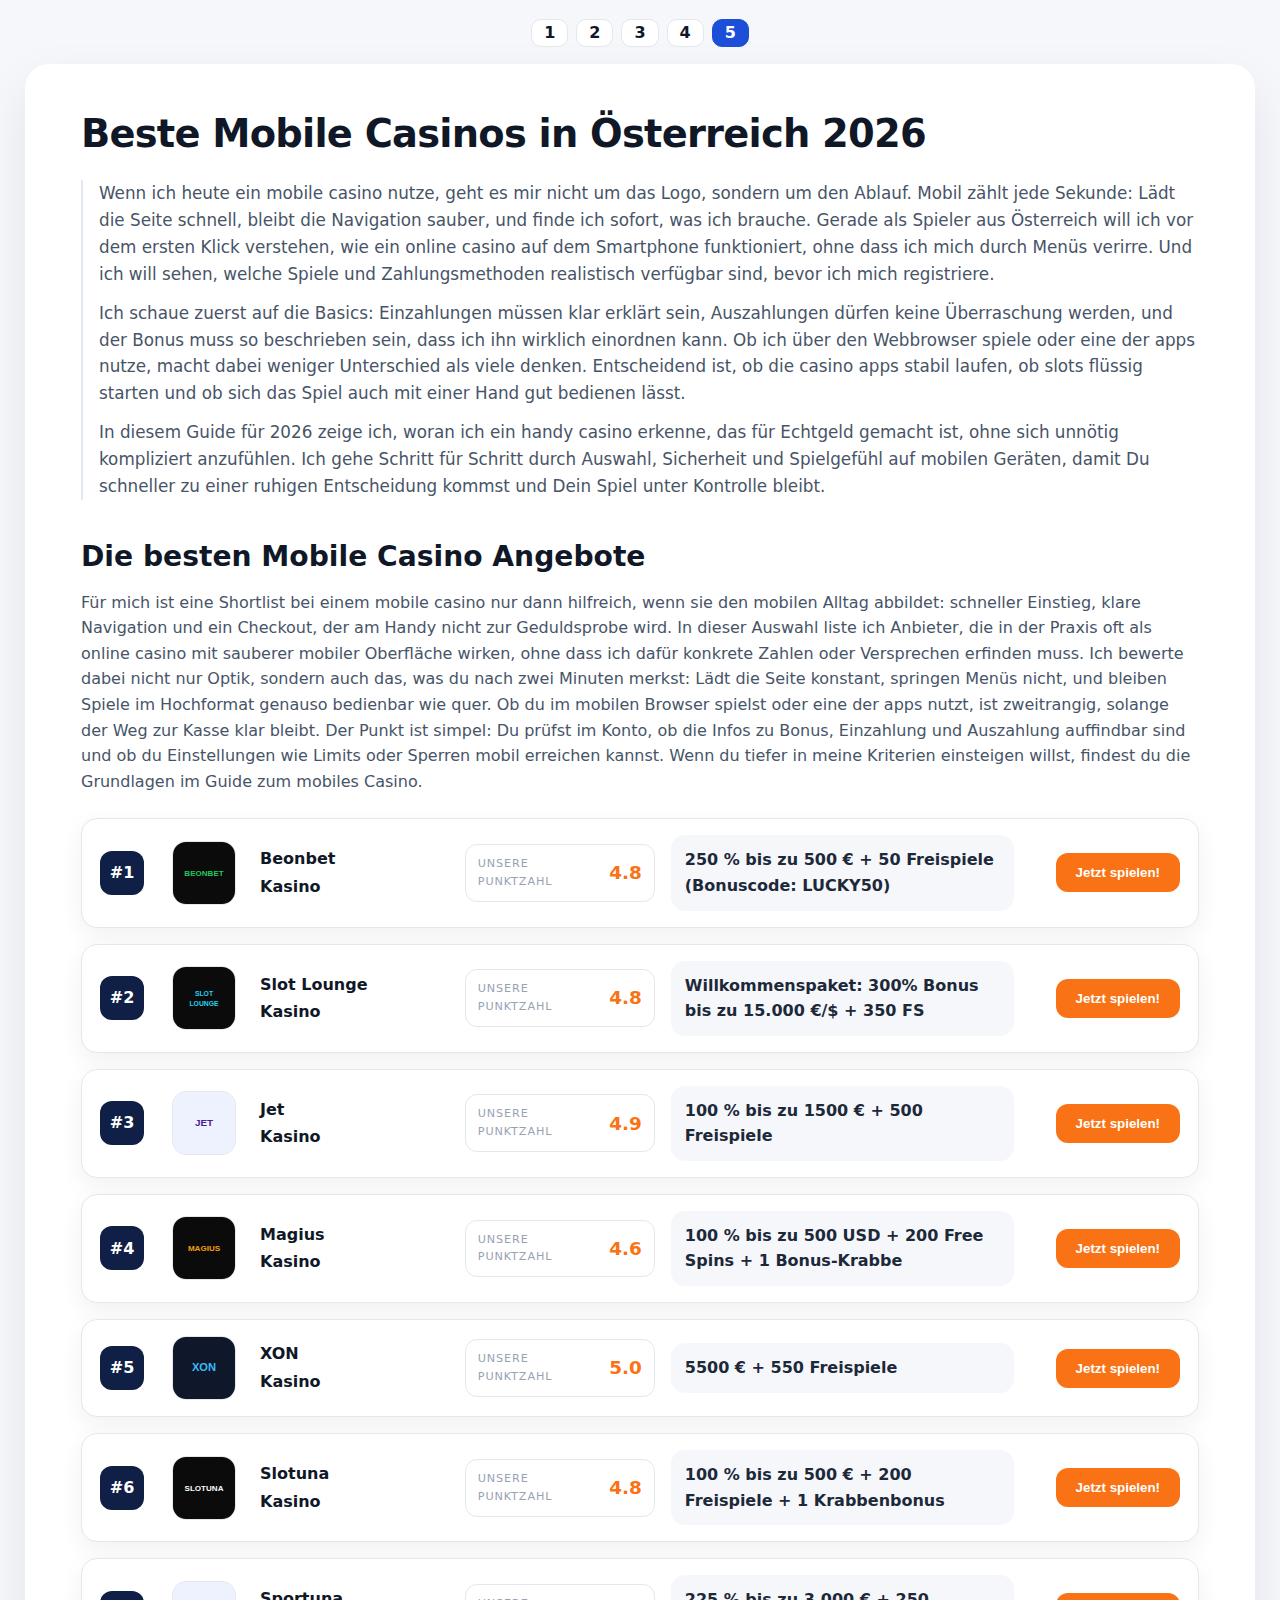
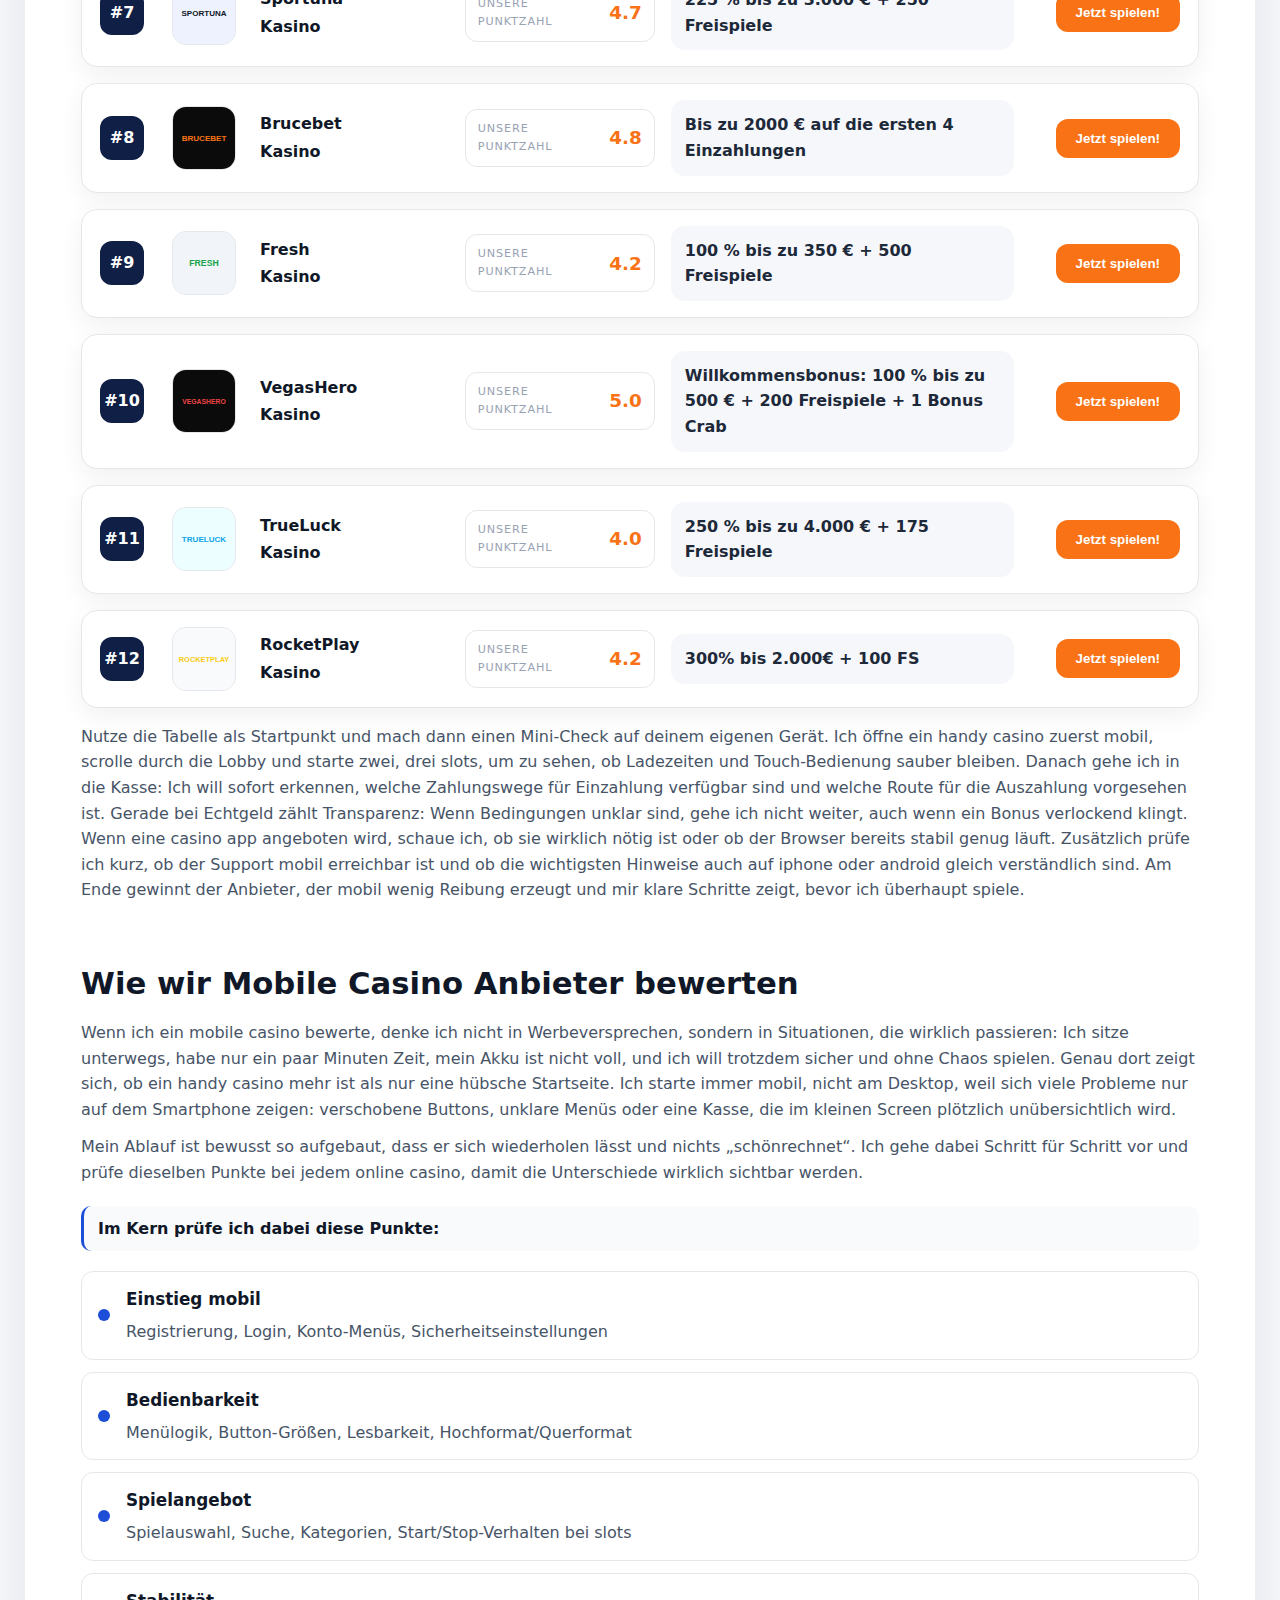
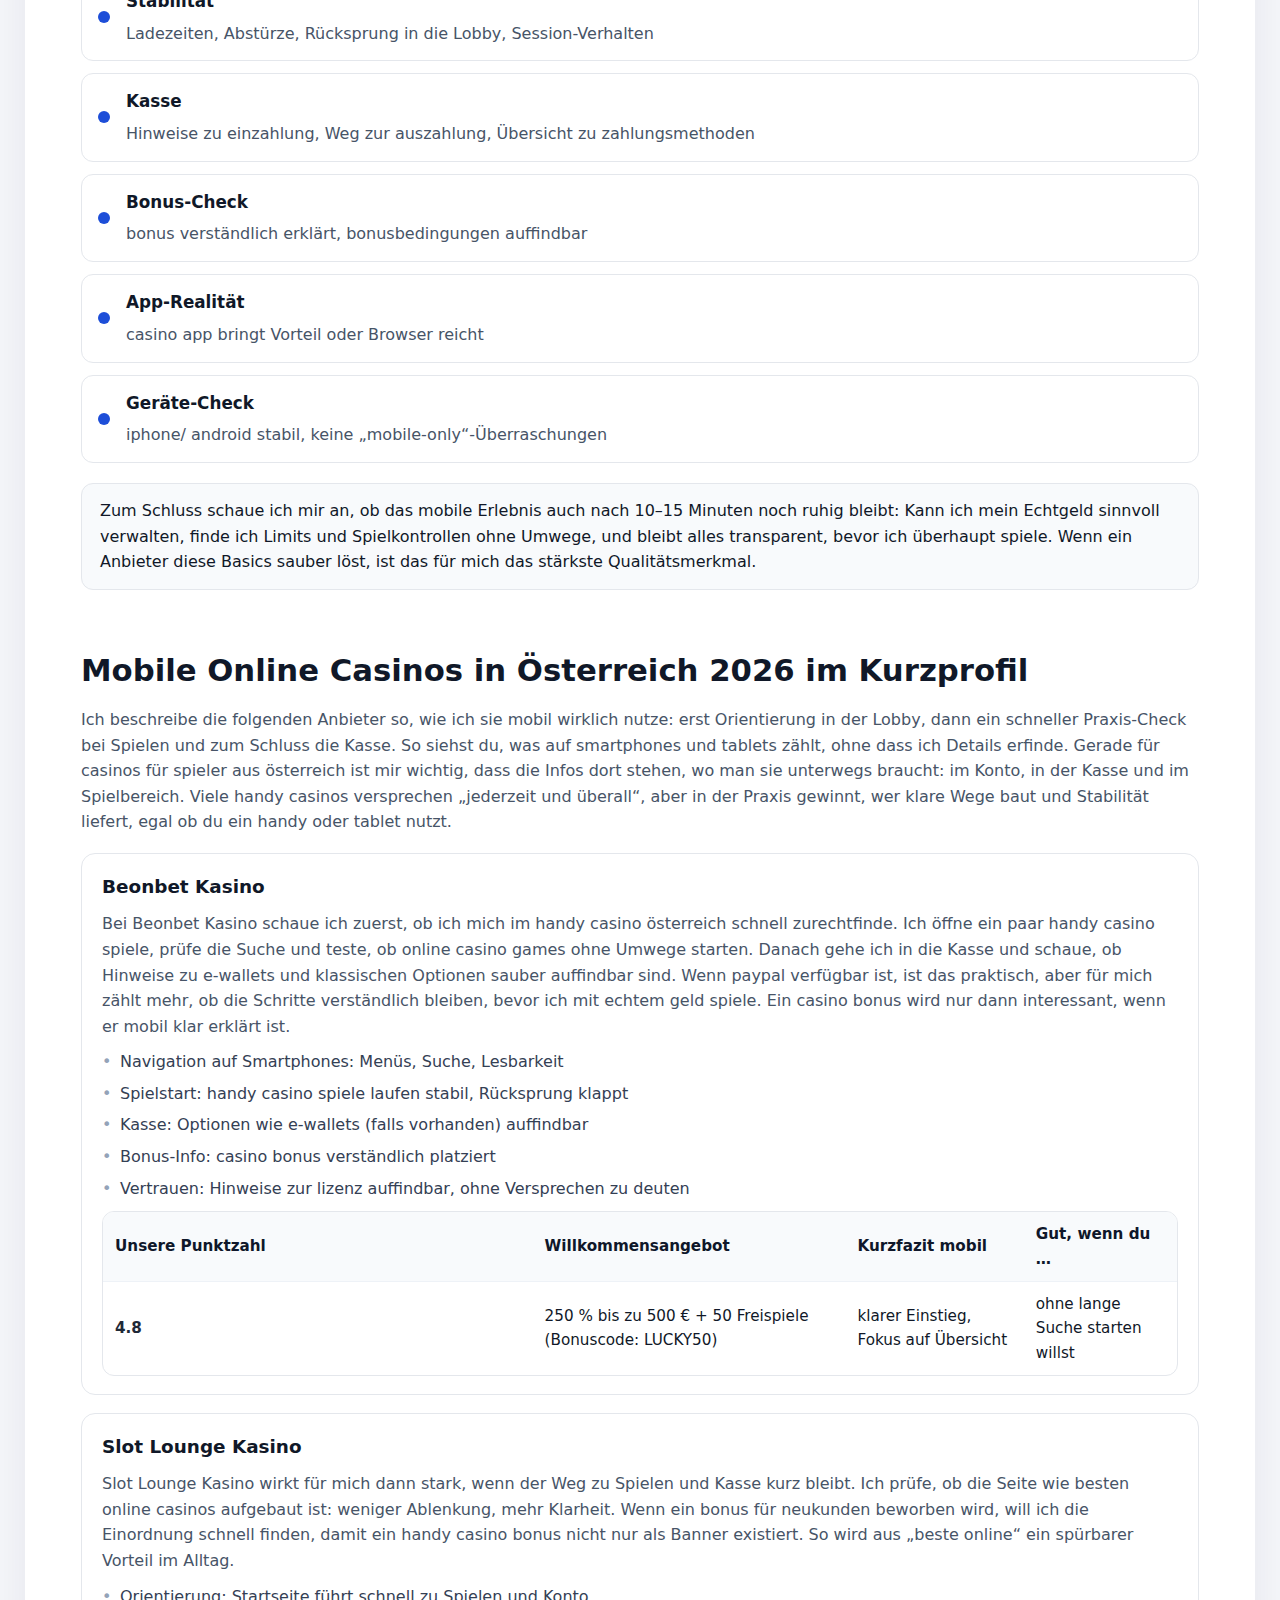
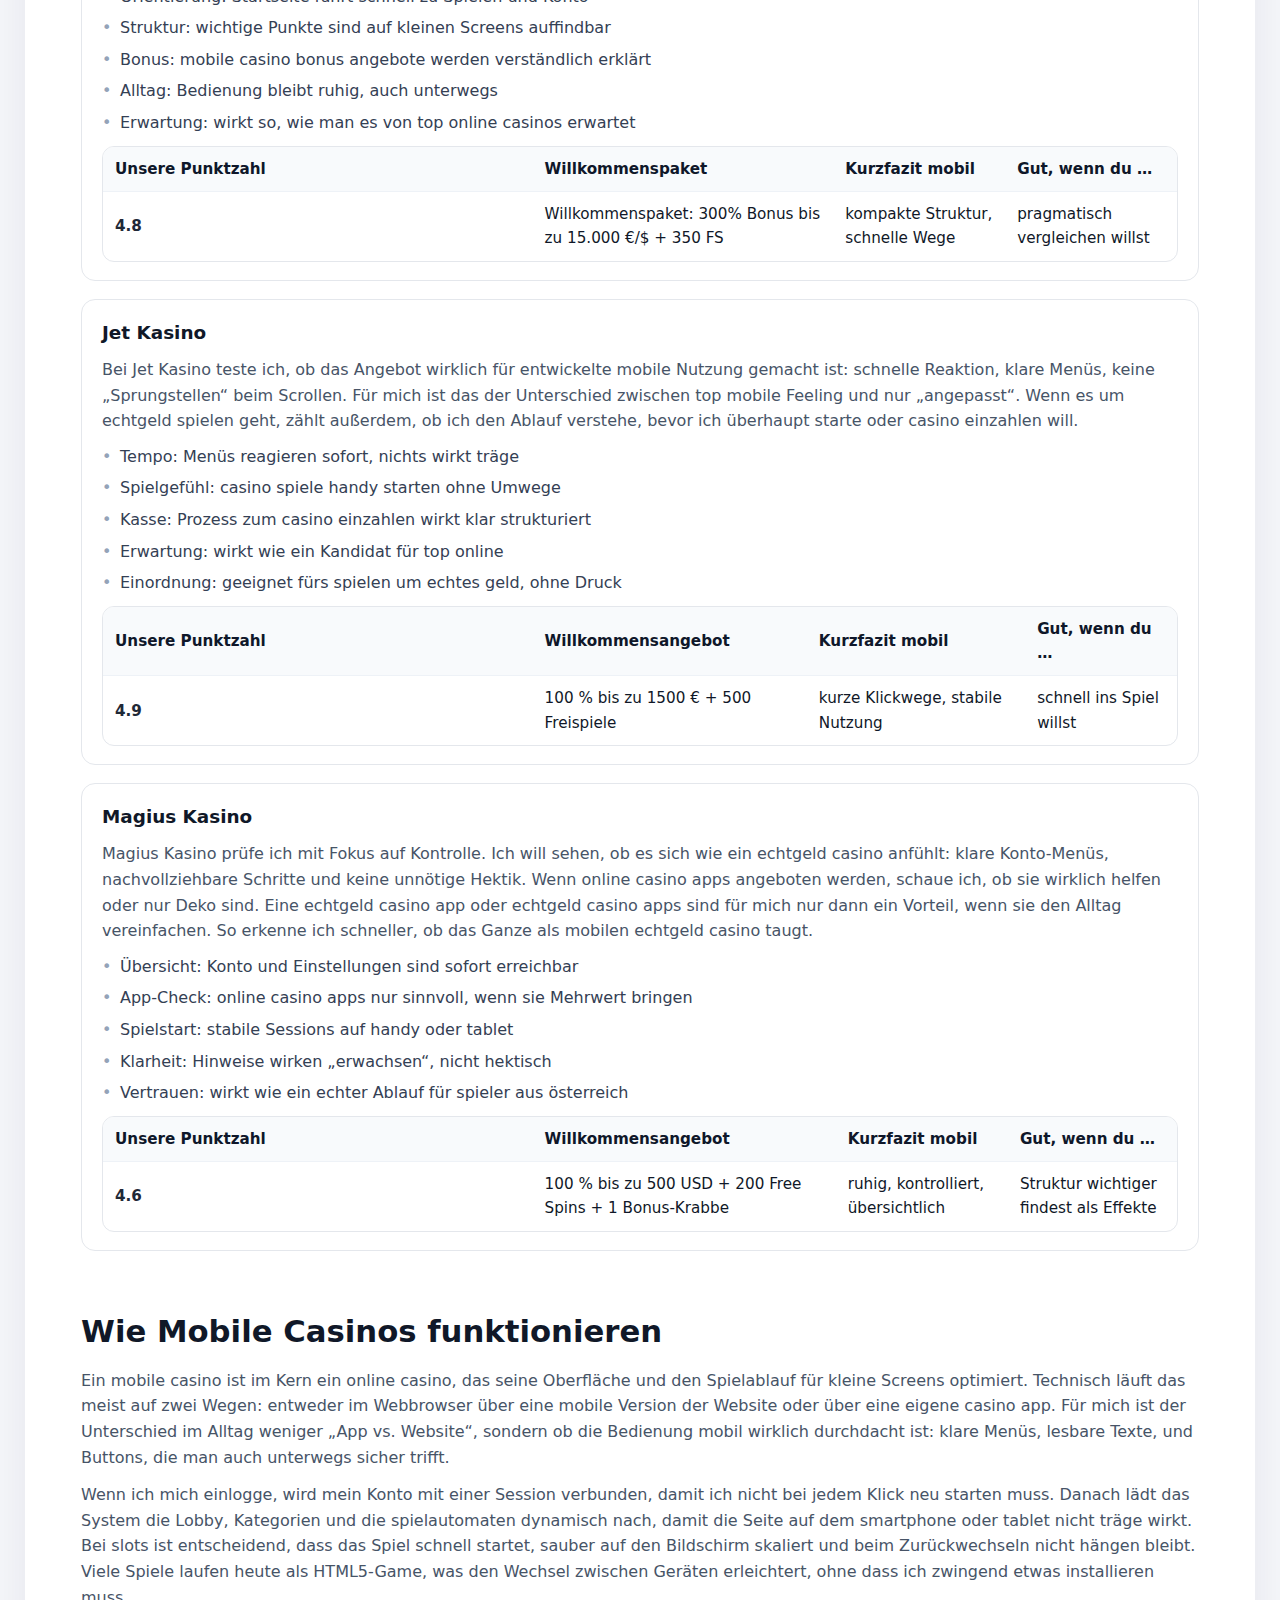
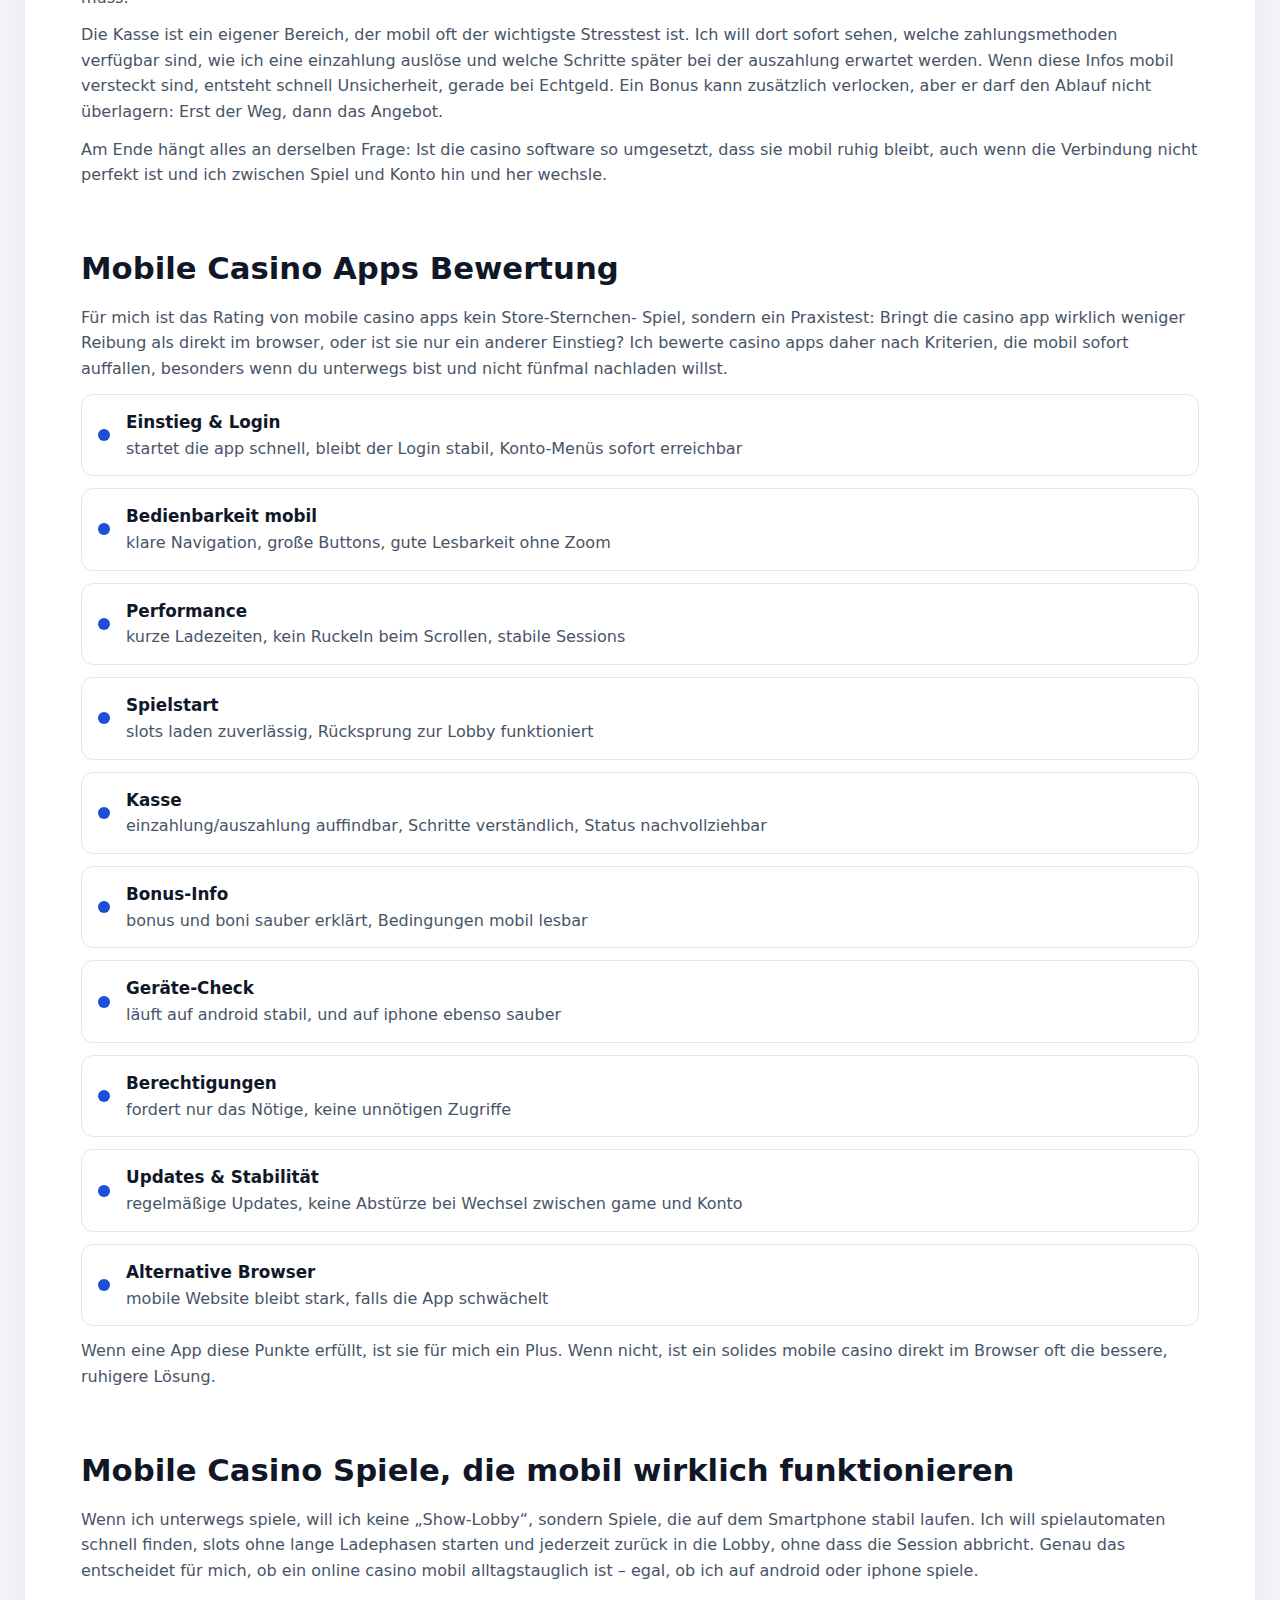
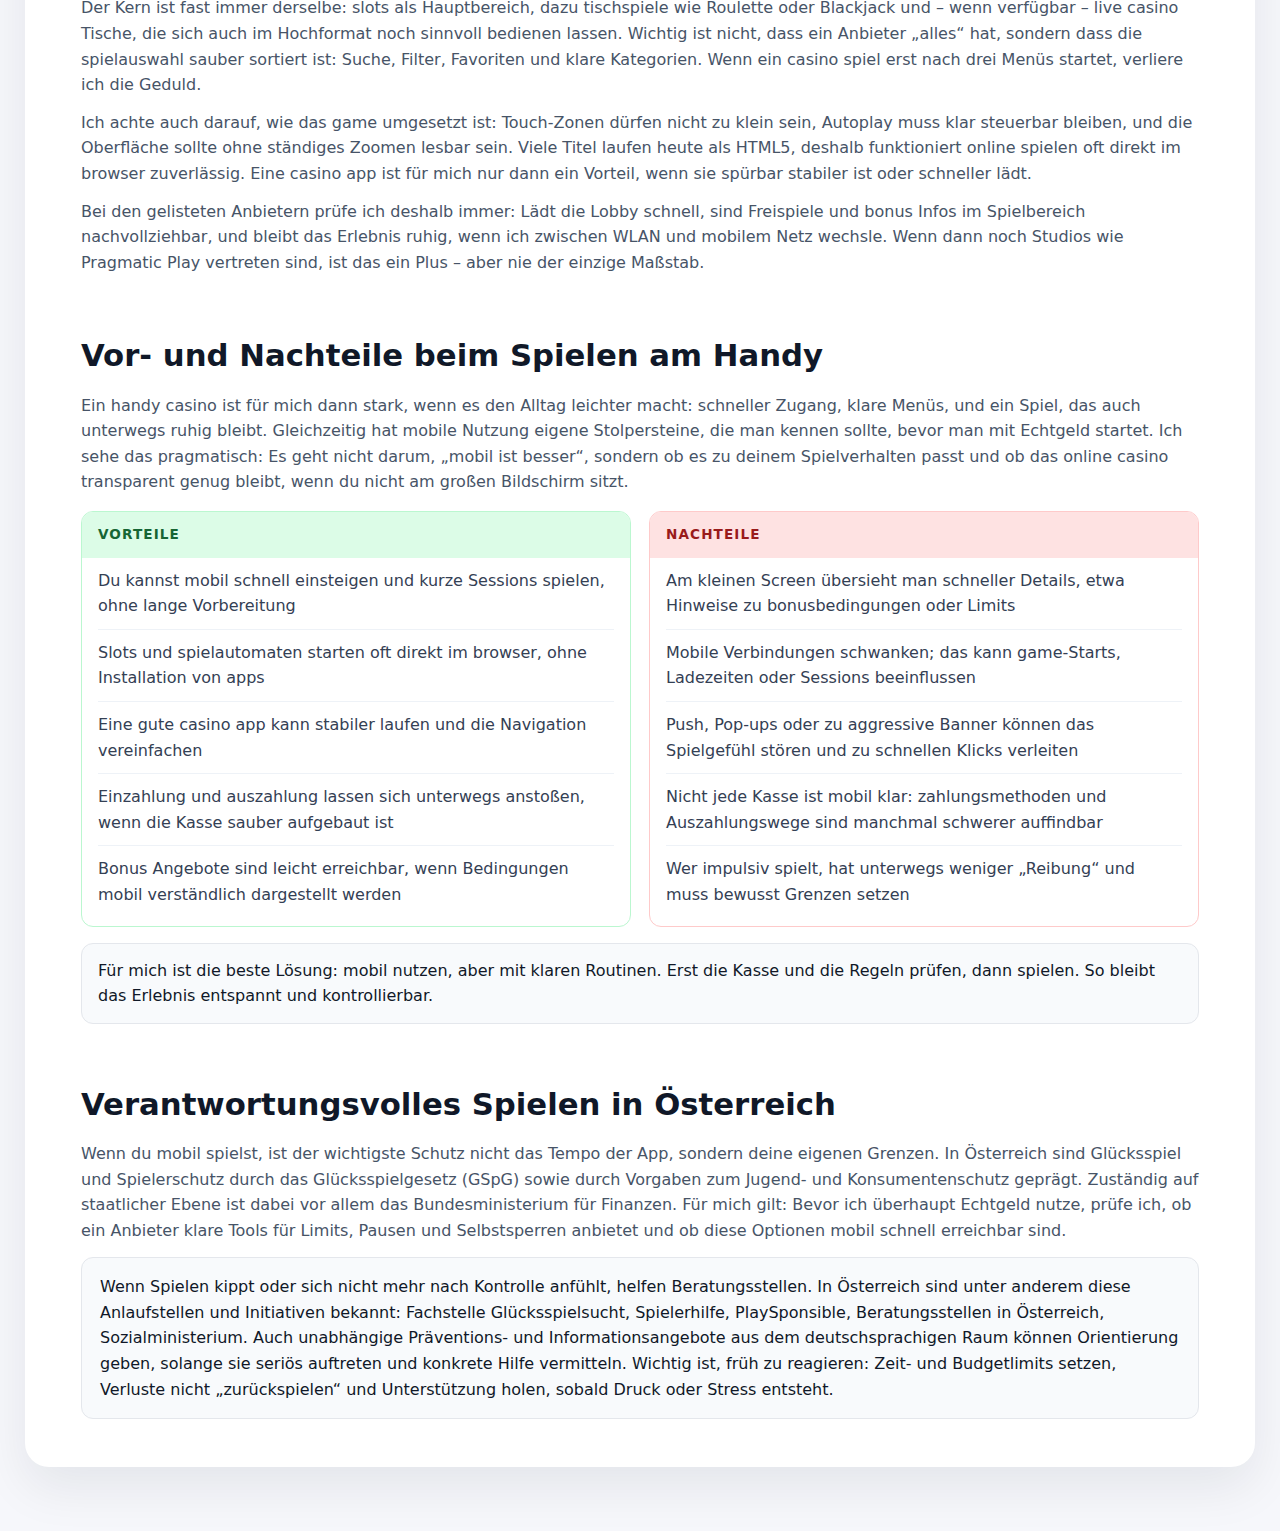
<file: page-5.html>
<!doctype html>
<html lang="de">
  <head>
    <meta charset="UTF-8" />
    <meta name="viewport" content="width=device-width, initial-scale=1" />
    <title>Beste Mobile Casinos in Österreich 2026</title>
    <link rel="stylesheet" href="styles.css" />
  </head>
  <body>
    <nav class="page-pagination" aria-label="Page navigation">
      <a class="page-pagination__btn" href="index.html">1</a>
      <a class="page-pagination__btn" href="page-2.html">2</a>
      <a class="page-pagination__btn" href="page-3.html">3</a>
      <a class="page-pagination__btn" href="page-4.html">4</a>
      <a class="page-pagination__btn page-pagination__btn--active" href="page-5.html">5</a>
    </nav>
    <main class="article">
      <header class="article__header">
        <h1>Beste Mobile Casinos in Österreich 2026</h1>
      </header>

      <section class="intro">
        <div class="intro__wrap">
            <span class="intro__tag" aria-hidden="true"></span>
            <div class="intro__text">
            <p>
              Wenn ich heute ein mobile casino nutze, geht es mir nicht um das
              Logo, sondern um den Ablauf. Mobil zählt jede Sekunde: Lädt die
              Seite schnell, bleibt die Navigation sauber, und finde ich sofort,
              was ich brauche. Gerade als Spieler aus Österreich will ich vor
              dem ersten Klick verstehen, wie ein online casino auf dem
              Smartphone funktioniert, ohne dass ich mich durch Menüs verirre.
              Und ich will sehen, welche Spiele und Zahlungsmethoden realistisch
              verfügbar sind, bevor ich mich registriere.
            </p>
            <p>
              Ich schaue zuerst auf die Basics: Einzahlungen müssen klar
              erklärt sein, Auszahlungen dürfen keine Überraschung werden, und
              der Bonus muss so beschrieben sein, dass ich ihn wirklich
              einordnen kann. Ob ich über den Webbrowser spiele oder eine der
              apps nutze, macht dabei weniger Unterschied als viele denken.
              Entscheidend ist, ob die casino apps stabil laufen, ob slots
              flüssig starten und ob sich das Spiel auch mit einer Hand gut
              bedienen lässt.
            </p>
            <p>
              In diesem Guide für 2026 zeige ich, woran ich ein handy casino
              erkenne, das für Echtgeld gemacht ist, ohne sich unnötig
              kompliziert anzufühlen. Ich gehe Schritt für Schritt durch
              Auswahl, Sicherheit und Spielgefühl auf mobilen Geräten, damit Du
              schneller zu einer ruhigen Entscheidung kommst und Dein Spiel
              unter Kontrolle bleibt.
            </p>
          </div>
        </div>
      </section>

      <section class="casino-list">
        <h2>Die besten Mobile Casino Angebote</h2>
        <p class="casino-list__intro">
          Für mich ist eine Shortlist bei einem mobile casino nur dann hilfreich,
          wenn sie den mobilen Alltag abbildet: schneller Einstieg, klare
          Navigation und ein Checkout, der am Handy nicht zur Geduldsprobe wird.
          In dieser Auswahl liste ich Anbieter, die in der Praxis oft als online
          casino mit sauberer mobiler Oberfläche wirken, ohne dass ich dafür
          konkrete Zahlen oder Versprechen erfinden muss. Ich bewerte dabei nicht
          nur Optik, sondern auch das, was du nach zwei Minuten merkst: Lädt die
          Seite konstant, springen Menüs nicht, und bleiben Spiele im Hochformat
          genauso bedienbar wie quer. Ob du im mobilen Browser spielst oder eine
          der apps nutzt, ist zweitrangig, solange der Weg zur Kasse klar bleibt.
          Der Punkt ist simpel: Du prüfst im Konto, ob die Infos zu Bonus,
          Einzahlung und Auszahlung auffindbar sind und ob du Einstellungen wie
          Limits oder Sperren mobil erreichen kannst. Wenn du tiefer in meine
          Kriterien einsteigen willst, findest du die Grundlagen im Guide zum
          mobiles Casino.
        </p>

        <div class="casino-list__stack">
          <article class="casino-row">
            <div class="casino-row__rank">#1</div>
            <div class="casino-row__logo">
              <img src="assets/logos/beonbet.svg" alt="Beonbet Kasino Logo" />
            </div>
            <div class="casino-row__name">
              <span>Beonbet</span>
              <strong>Kasino</strong>
            </div>
            <div class="casino-row__score">
              <span>Unsere Punktzahl</span>
              <strong>4.8</strong>
            </div>
            <div class="casino-row__bonus">
              250 % bis zu 500 € + 50 Freispiele (Bonuscode: LUCKY50)
            </div>
            <div class="casino-row__cta">
              <button class="btn">Jetzt spielen!</button>
            </div>
          </article>

          <article class="casino-row">
            <div class="casino-row__rank">#2</div>
            <div class="casino-row__logo">
              <img src="assets/logos/slot-lounge.svg" alt="Slot Lounge Kasino Logo" />
            </div>
            <div class="casino-row__name">
              <span>Slot Lounge</span>
              <strong>Kasino</strong>
            </div>
            <div class="casino-row__score">
              <span>Unsere Punktzahl</span>
              <strong>4.8</strong>
            </div>
            <div class="casino-row__bonus">
              Willkommenspaket: 300% Bonus bis zu 15.000 €/$ + 350 FS
            </div>
            <div class="casino-row__cta">
              <button class="btn">Jetzt spielen!</button>
            </div>
          </article>

          <article class="casino-row">
            <div class="casino-row__rank">#3</div>
            <div class="casino-row__logo">
              <img src="assets/logos/jet-casino.svg" alt="Jet Kasino Logo" />
            </div>
            <div class="casino-row__name">
              <span>Jet</span>
              <strong>Kasino</strong>
            </div>
            <div class="casino-row__score">
              <span>Unsere Punktzahl</span>
              <strong>4.9</strong>
            </div>
            <div class="casino-row__bonus">
              100 % bis zu 1500 € + 500 Freispiele
            </div>
            <div class="casino-row__cta">
              <button class="btn">Jetzt spielen!</button>
            </div>
          </article>

          <article class="casino-row">
            <div class="casino-row__rank">#4</div>
            <div class="casino-row__logo">
              <img src="assets/logos/magius.svg" alt="Magius Kasino Logo" />
            </div>
            <div class="casino-row__name">
              <span>Magius</span>
              <strong>Kasino</strong>
            </div>
            <div class="casino-row__score">
              <span>Unsere Punktzahl</span>
              <strong>4.6</strong>
            </div>
            <div class="casino-row__bonus">
              100 % bis zu 500 USD + 200 Free Spins + 1 Bonus-Krabbe
            </div>
            <div class="casino-row__cta">
              <button class="btn">Jetzt spielen!</button>
            </div>
          </article>

          <article class="casino-row">
            <div class="casino-row__rank">#5</div>
            <div class="casino-row__logo">
              <img src="assets/logos/xon.svg" alt="XON Kasino Logo" />
            </div>
            <div class="casino-row__name">
              <span>XON</span>
              <strong>Kasino</strong>
            </div>
            <div class="casino-row__score">
              <span>Unsere Punktzahl</span>
              <strong>5.0</strong>
            </div>
            <div class="casino-row__bonus">5500 € + 550 Freispiele</div>
            <div class="casino-row__cta">
              <button class="btn">Jetzt spielen!</button>
            </div>
          </article>

          <article class="casino-row">
            <div class="casino-row__rank">#6</div>
            <div class="casino-row__logo">
              <img src="assets/logos/slotuna.svg" alt="Slotuna Kasino Logo" />
            </div>
            <div class="casino-row__name">
              <span>Slotuna</span>
              <strong>Kasino</strong>
            </div>
            <div class="casino-row__score">
              <span>Unsere Punktzahl</span>
              <strong>4.8</strong>
            </div>
            <div class="casino-row__bonus">
              100 % bis zu 500 € + 200 Freispiele + 1 Krabbenbonus
            </div>
            <div class="casino-row__cta">
              <button class="btn">Jetzt spielen!</button>
            </div>
          </article>

          <article class="casino-row">
            <div class="casino-row__rank">#7</div>
            <div class="casino-row__logo">
              <img src="assets/logos/sportuna.svg" alt="Sportuna Kasino Logo" />
            </div>
            <div class="casino-row__name">
              <span>Sportuna</span>
              <strong>Kasino</strong>
            </div>
            <div class="casino-row__score">
              <span>Unsere Punktzahl</span>
              <strong>4.7</strong>
            </div>
            <div class="casino-row__bonus">
              225 % bis zu 3.000 € + 250 Freispiele
            </div>
            <div class="casino-row__cta">
              <button class="btn">Jetzt spielen!</button>
            </div>
          </article>

          <article class="casino-row">
            <div class="casino-row__rank">#8</div>
            <div class="casino-row__logo">
              <img src="assets/logos/brucebet.svg" alt="Brucebet Kasino Logo" />
            </div>
            <div class="casino-row__name">
              <span>Brucebet</span>
              <strong>Kasino</strong>
            </div>
            <div class="casino-row__score">
              <span>Unsere Punktzahl</span>
              <strong>4.8</strong>
            </div>
            <div class="casino-row__bonus">
              Bis zu 2000 € auf die ersten 4 Einzahlungen
            </div>
            <div class="casino-row__cta">
              <button class="btn">Jetzt spielen!</button>
            </div>
          </article>

          <article class="casino-row">
            <div class="casino-row__rank">#9</div>
            <div class="casino-row__logo">
              <img src="assets/logos/fresh.svg" alt="Fresh Kasino Logo" />
            </div>
            <div class="casino-row__name">
              <span>Fresh</span>
              <strong>Kasino</strong>
            </div>
            <div class="casino-row__score">
              <span>Unsere Punktzahl</span>
              <strong>4.2</strong>
            </div>
            <div class="casino-row__bonus">
              100 % bis zu 350 € + 500 Freispiele
            </div>
            <div class="casino-row__cta">
              <button class="btn">Jetzt spielen!</button>
            </div>
          </article>

          <article class="casino-row">
            <div class="casino-row__rank">#10</div>
            <div class="casino-row__logo">
              <img src="assets/logos/vegashero.svg" alt="VegasHero Kasino Logo" />
            </div>
            <div class="casino-row__name">
              <span>VegasHero</span>
              <strong>Kasino</strong>
            </div>
            <div class="casino-row__score">
              <span>Unsere Punktzahl</span>
              <strong>5.0</strong>
            </div>
            <div class="casino-row__bonus">
              Willkommensbonus: 100 % bis zu 500 € + 200 Freispiele + 1 Bonus Crab
            </div>
            <div class="casino-row__cta">
              <button class="btn">Jetzt spielen!</button>
            </div>
          </article>

          <article class="casino-row">
            <div class="casino-row__rank">#11</div>
            <div class="casino-row__logo">
              <img src="assets/logos/trueluck.svg" alt="TrueLuck Kasino Logo" />
            </div>
            <div class="casino-row__name">
              <span>TrueLuck</span>
              <strong>Kasino</strong>
            </div>
            <div class="casino-row__score">
              <span>Unsere Punktzahl</span>
              <strong>4.0</strong>
            </div>
            <div class="casino-row__bonus">
              250 % bis zu 4.000 € + 175 Freispiele
            </div>
            <div class="casino-row__cta">
              <button class="btn">Jetzt spielen!</button>
            </div>
          </article>

          <article class="casino-row">
            <div class="casino-row__rank">#12</div>
            <div class="casino-row__logo">
              <img src="assets/logos/rocketplay.svg" alt="RocketPlay Kasino Logo" />
            </div>
            <div class="casino-row__name">
              <span>RocketPlay</span>
              <strong>Kasino</strong>
            </div>
            <div class="casino-row__score">
              <span>Unsere Punktzahl</span>
              <strong>4.2</strong>
            </div>
            <div class="casino-row__bonus">
              300% bis 2.000€ + 100 FS
            </div>
            <div class="casino-row__cta">
              <button class="btn">Jetzt spielen!</button>
            </div>
          </article>
        </div>

        <p class="casino-list__outro">
          Nutze die Tabelle als Startpunkt und mach dann einen Mini-Check auf
          deinem eigenen Gerät. Ich öffne ein handy casino zuerst mobil, scrolle
          durch die Lobby und starte zwei, drei slots, um zu sehen, ob Ladezeiten
          und Touch-Bedienung sauber bleiben. Danach gehe ich in die Kasse: Ich
          will sofort erkennen, welche Zahlungswege für Einzahlung verfügbar
          sind und welche Route für die Auszahlung vorgesehen ist. Gerade bei
          Echtgeld zählt Transparenz: Wenn Bedingungen unklar sind, gehe ich
          nicht weiter, auch wenn ein Bonus verlockend klingt. Wenn eine casino
          app angeboten wird, schaue ich, ob sie wirklich nötig ist oder ob der
          Browser bereits stabil genug läuft. Zusätzlich prüfe ich kurz, ob der
          Support mobil erreichbar ist und ob die wichtigsten Hinweise auch auf
          iphone oder android gleich verständlich sind. Am Ende gewinnt der
          Anbieter, der mobil wenig Reibung erzeugt und mir klare Schritte zeigt,
          bevor ich überhaupt spiele.
        </p>
      </section>

      <section class="testing-block">
        <div class="testing-block__head">
          <h2>Wie wir Mobile Casino Anbieter bewerten</h2>
          <p>
            Wenn ich ein mobile casino bewerte, denke ich nicht in
            Werbeversprechen, sondern in Situationen, die wirklich passieren:
            Ich sitze unterwegs, habe nur ein paar Minuten Zeit, mein Akku ist
            nicht voll, und ich will trotzdem sicher und ohne Chaos spielen.
            Genau dort zeigt sich, ob ein handy casino mehr ist als nur eine
            hübsche Startseite. Ich starte immer mobil, nicht am Desktop, weil
            sich viele Probleme nur auf dem Smartphone zeigen: verschobene
            Buttons, unklare Menüs oder eine Kasse, die im kleinen Screen
            plötzlich unübersichtlich wird.
          </p>
          <p>
            Mein Ablauf ist bewusst so aufgebaut, dass er sich wiederholen lässt
            und nichts „schönrechnet“. Ich gehe dabei Schritt für Schritt vor
            und prüfe dieselben Punkte bei jedem online casino, damit die
            Unterschiede wirklich sichtbar werden.
          </p>
        </div>

        <div class="testing-block__label">Im Kern prüfe ich dabei diese Punkte:</div>

        <ul class="testing-list">
          <li class="testing-item">
            <span class="testing-dot"></span>
            <div class="testing-text">
              <h3>Einstieg mobil</h3>
              <p>Registrierung, Login, Konto-Menüs, Sicherheitseinstellungen</p>
            </div>
          </li>
          <li class="testing-item">
            <span class="testing-dot"></span>
            <div class="testing-text">
              <h3>Bedienbarkeit</h3>
              <p>Menülogik, Button-Größen, Lesbarkeit, Hochformat/Querformat</p>
            </div>
          </li>
          <li class="testing-item">
            <span class="testing-dot"></span>
            <div class="testing-text">
              <h3>Spielangebot</h3>
              <p>Spielauswahl, Suche, Kategorien, Start/Stop-Verhalten bei slots</p>
            </div>
          </li>
          <li class="testing-item">
            <span class="testing-dot"></span>
            <div class="testing-text">
              <h3>Stabilität</h3>
              <p>Ladezeiten, Abstürze, Rücksprung in die Lobby, Session-Verhalten</p>
            </div>
          </li>
          <li class="testing-item">
            <span class="testing-dot"></span>
            <div class="testing-text">
              <h3>Kasse</h3>
              <p>Hinweise zu einzahlung, Weg zur auszahlung, Übersicht zu zahlungsmethoden</p>
            </div>
          </li>
          <li class="testing-item">
            <span class="testing-dot"></span>
            <div class="testing-text">
              <h3>Bonus-Check</h3>
              <p>bonus verständlich erklärt, bonusbedingungen auffindbar</p>
            </div>
          </li>
          <li class="testing-item">
            <span class="testing-dot"></span>
            <div class="testing-text">
              <h3>App-Realität</h3>
              <p>casino app bringt Vorteil oder Browser reicht</p>
            </div>
          </li>
          <li class="testing-item">
            <span class="testing-dot"></span>
            <div class="testing-text">
              <h3>Geräte-Check</h3>
              <p>iphone/ android stabil, keine „mobile-only“-Überraschungen</p>
            </div>
          </li>
        </ul>

        <div class="testing-block__outro">
          <p>
            Zum Schluss schaue ich mir an, ob das mobile Erlebnis auch nach
            10–15 Minuten noch ruhig bleibt: Kann ich mein Echtgeld sinnvoll
            verwalten, finde ich Limits und Spielkontrollen ohne Umwege, und
            bleibt alles transparent, bevor ich überhaupt spiele. Wenn ein
            Anbieter diese Basics sauber löst, ist das für mich das stärkste
            Qualitätsmerkmal.
          </p>
        </div>
      </section>

      <section class="brand-reviews">
        <div class="brand-reviews__head">
          <h2>Mobile Online Casinos in Österreich 2026 im Kurzprofil</h2>
          <p>
            Ich beschreibe die folgenden Anbieter so, wie ich sie mobil wirklich
            nutze: erst Orientierung in der Lobby, dann ein schneller
            Praxis-Check bei Spielen und zum Schluss die Kasse. So siehst du,
            was auf smartphones und tablets zählt, ohne dass ich Details erfinde.
            Gerade für casinos für spieler aus österreich ist mir wichtig, dass
            die Infos dort stehen, wo man sie unterwegs braucht: im Konto, in
            der Kasse und im Spielbereich. Viele handy casinos versprechen
            „jederzeit und überall“, aber in der Praxis gewinnt, wer klare Wege
            baut und Stabilität liefert, egal ob du ein handy oder tablet nutzt.
          </p>
        </div>

        <article class="brand-review">
          <h3>Beonbet Kasino</h3>
          <p>
            Bei Beonbet Kasino schaue ich zuerst, ob ich mich im handy casino
            österreich schnell zurechtfinde. Ich öffne ein paar handy casino
            spiele, prüfe die Suche und teste, ob online casino games ohne Umwege
            starten. Danach gehe ich in die Kasse und schaue, ob Hinweise zu
            e-wallets und klassischen Optionen sauber auffindbar sind. Wenn
            paypal verfügbar ist, ist das praktisch, aber für mich zählt mehr,
            ob die Schritte verständlich bleiben, bevor ich mit echtem geld
            spiele. Ein casino bonus wird nur dann interessant, wenn er mobil
            klar erklärt ist.
          </p>
          <ul class="review-points">
            <li>Navigation auf Smartphones: Menüs, Suche, Lesbarkeit</li>
            <li>Spielstart: handy casino spiele laufen stabil, Rücksprung klappt</li>
            <li>Kasse: Optionen wie e-wallets (falls vorhanden) auffindbar</li>
            <li>Bonus-Info: casino bonus verständlich platziert</li>
            <li>Vertrauen: Hinweise zur lizenz auffindbar, ohne Versprechen zu deuten</li>
          </ul>
          <div class="mini-table-wrap">
            <table class="mini-table">
              <thead>
                <tr>
                  <th>Unsere Punktzahl</th>
                  <th>Willkommensangebot</th>
                  <th>Kurzfazit mobil</th>
                  <th>Gut, wenn du …</th>
                </tr>
              </thead>
              <tbody>
                <tr>
                  <td data-label="Unsere Punktzahl">4.8</td>
                  <td data-label="Willkommensangebot">250 % bis zu 500 € + 50 Freispiele (Bonuscode: LUCKY50)</td>
                  <td data-label="Kurzfazit mobil">klarer Einstieg, Fokus auf Übersicht</td>
                  <td data-label="Gut, wenn du …">ohne lange Suche starten willst</td>
                </tr>
              </tbody>
            </table>
          </div>
        </article>

        <article class="brand-review">
          <h3>Slot Lounge Kasino</h3>
          <p>
            Slot Lounge Kasino wirkt für mich dann stark, wenn der Weg zu Spielen
            und Kasse kurz bleibt. Ich prüfe, ob die Seite wie besten online
            casinos aufgebaut ist: weniger Ablenkung, mehr Klarheit. Wenn ein
            bonus für neukunden beworben wird, will ich die Einordnung schnell
            finden, damit ein handy casino bonus nicht nur als Banner existiert.
            So wird aus „beste online“ ein spürbarer Vorteil im Alltag.
          </p>
          <ul class="review-points">
            <li>Orientierung: Startseite führt schnell zu Spielen und Konto</li>
            <li>Struktur: wichtige Punkte sind auf kleinen Screens auffindbar</li>
            <li>Bonus: mobile casino bonus angebote werden verständlich erklärt</li>
            <li>Alltag: Bedienung bleibt ruhig, auch unterwegs</li>
            <li>Erwartung: wirkt so, wie man es von top online casinos erwartet</li>
          </ul>
          <div class="mini-table-wrap">
            <table class="mini-table">
              <thead>
                <tr>
                  <th>Unsere Punktzahl</th>
                  <th>Willkommenspaket</th>
                  <th>Kurzfazit mobil</th>
                  <th>Gut, wenn du …</th>
                </tr>
              </thead>
              <tbody>
                <tr>
                  <td data-label="Unsere Punktzahl">4.8</td>
                  <td data-label="Willkommenspaket">Willkommenspaket: 300% Bonus bis zu 15.000 €/$ + 350 FS</td>
                  <td data-label="Kurzfazit mobil">kompakte Struktur, schnelle Wege</td>
                  <td data-label="Gut, wenn du …">pragmatisch vergleichen willst</td>
                </tr>
              </tbody>
            </table>
          </div>
        </article>

        <article class="brand-review">
          <h3>Jet Kasino</h3>
          <p>
            Bei Jet Kasino teste ich, ob das Angebot wirklich für entwickelte
            mobile Nutzung gemacht ist: schnelle Reaktion, klare Menüs, keine
            „Sprungstellen“ beim Scrollen. Für mich ist das der Unterschied
            zwischen top mobile Feeling und nur „angepasst“. Wenn es um echtgeld
            spielen geht, zählt außerdem, ob ich den Ablauf verstehe, bevor ich
            überhaupt starte oder casino einzahlen will.
          </p>
          <ul class="review-points">
            <li>Tempo: Menüs reagieren sofort, nichts wirkt träge</li>
            <li>Spielgefühl: casino spiele handy starten ohne Umwege</li>
            <li>Kasse: Prozess zum casino einzahlen wirkt klar strukturiert</li>
            <li>Erwartung: wirkt wie ein Kandidat für top online</li>
            <li>Einordnung: geeignet fürs spielen um echtes geld, ohne Druck</li>
          </ul>
          <div class="mini-table-wrap">
            <table class="mini-table">
              <thead>
                <tr>
                  <th>Unsere Punktzahl</th>
                  <th>Willkommensangebot</th>
                  <th>Kurzfazit mobil</th>
                  <th>Gut, wenn du …</th>
                </tr>
              </thead>
              <tbody>
                <tr>
                  <td data-label="Unsere Punktzahl">4.9</td>
                  <td data-label="Willkommensangebot">100 % bis zu 1500 € + 500 Freispiele</td>
                  <td data-label="Kurzfazit mobil">kurze Klickwege, stabile Nutzung</td>
                  <td data-label="Gut, wenn du …">schnell ins Spiel willst</td>
                </tr>
              </tbody>
            </table>
          </div>
        </article>

        <article class="brand-review">
          <h3>Magius Kasino</h3>
          <p>
            Magius Kasino prüfe ich mit Fokus auf Kontrolle. Ich will sehen, ob
            es sich wie ein echtgeld casino anfühlt: klare Konto-Menüs,
            nachvollziehbare Schritte und keine unnötige Hektik. Wenn online
            casino apps angeboten werden, schaue ich, ob sie wirklich helfen oder
            nur Deko sind. Eine echtgeld casino app oder echtgeld casino apps
            sind für mich nur dann ein Vorteil, wenn sie den Alltag vereinfachen.
            So erkenne ich schneller, ob das Ganze als mobilen echtgeld casino
            taugt.
          </p>
          <ul class="review-points">
            <li>Übersicht: Konto und Einstellungen sind sofort erreichbar</li>
            <li>App-Check: online casino apps nur sinnvoll, wenn sie Mehrwert bringen</li>
            <li>Spielstart: stabile Sessions auf handy oder tablet</li>
            <li>Klarheit: Hinweise wirken „erwachsen“, nicht hektisch</li>
            <li>Vertrauen: wirkt wie ein echter Ablauf für spieler aus österreich</li>
          </ul>
          <div class="mini-table-wrap">
            <table class="mini-table">
              <thead>
                <tr>
                  <th>Unsere Punktzahl</th>
                  <th>Willkommensangebot</th>
                  <th>Kurzfazit mobil</th>
                  <th>Gut, wenn du …</th>
                </tr>
              </thead>
              <tbody>
                <tr>
                  <td data-label="Unsere Punktzahl">4.6</td>
                  <td data-label="Willkommensangebot">100 % bis zu 500 USD + 200 Free Spins + 1 Bonus-Krabbe</td>
                  <td data-label="Kurzfazit mobil">ruhig, kontrolliert, übersichtlich</td>
                  <td data-label="Gut, wenn du …">Struktur wichtiger findest als Effekte</td>
                </tr>
              </tbody>
            </table>
          </div>
        </article>
      </section>

      <section class="content-block">
        <h2>Wie Mobile Casinos funktionieren</h2>
        <p>
          Ein mobile casino ist im Kern ein online casino, das seine Oberfläche
          und den Spielablauf für kleine Screens optimiert. Technisch läuft das
          meist auf zwei Wegen: entweder im Webbrowser über eine mobile Version
          der Website oder über eine eigene casino app. Für mich ist der
          Unterschied im Alltag weniger „App vs. Website“, sondern ob die
          Bedienung mobil wirklich durchdacht ist: klare Menüs, lesbare Texte,
          und Buttons, die man auch unterwegs sicher trifft.
        </p>
        <p>
          Wenn ich mich einlogge, wird mein Konto mit einer Session verbunden,
          damit ich nicht bei jedem Klick neu starten muss. Danach lädt das
          System die Lobby, Kategorien und die spielautomaten dynamisch nach,
          damit die Seite auf dem smartphone oder tablet nicht träge wirkt. Bei
          slots ist entscheidend, dass das Spiel schnell startet, sauber auf den
          Bildschirm skaliert und beim Zurückwechseln nicht hängen bleibt. Viele
          Spiele laufen heute als HTML5-Game, was den Wechsel zwischen Geräten
          erleichtert, ohne dass ich zwingend etwas installieren muss.
        </p>
        <p>
          Die Kasse ist ein eigener Bereich, der mobil oft der wichtigste
          Stresstest ist. Ich will dort sofort sehen, welche zahlungsmethoden
          verfügbar sind, wie ich eine einzahlung auslöse und welche Schritte
          später bei der auszahlung erwartet werden. Wenn diese Infos mobil
          versteckt sind, entsteht schnell Unsicherheit, gerade bei Echtgeld.
          Ein Bonus kann zusätzlich verlocken, aber er darf den Ablauf nicht
          überlagern: Erst der Weg, dann das Angebot.
        </p>
        <p>
          Am Ende hängt alles an derselben Frage: Ist die casino software so
          umgesetzt, dass sie mobil ruhig bleibt, auch wenn die Verbindung nicht
          perfekt ist und ich zwischen Spiel und Konto hin und her wechsle.
        </p>
      </section>

      <section class="content-block">
        <h2>Mobile Casino Apps Bewertung</h2>
        <p>
          Für mich ist das Rating von mobile casino apps kein Store-Sternchen-
          Spiel, sondern ein Praxistest: Bringt die casino app wirklich weniger
          Reibung als direkt im browser, oder ist sie nur ein anderer Einstieg?
          Ich bewerte casino apps daher nach Kriterien, die mobil sofort
          auffallen, besonders wenn du unterwegs bist und nicht fünfmal nachladen
          willst.
        </p>
        <ul class="testing-list">
          <li class="testing-item">
            <span class="testing-dot"></span>
            <div class="testing-text">
              <h3>Einstieg &amp; Login</h3>
              <p>startet die app schnell, bleibt der Login stabil, Konto-Menüs sofort erreichbar</p>
            </div>
          </li>
          <li class="testing-item">
            <span class="testing-dot"></span>
            <div class="testing-text">
              <h3>Bedienbarkeit mobil</h3>
              <p>klare Navigation, große Buttons, gute Lesbarkeit ohne Zoom</p>
            </div>
          </li>
          <li class="testing-item">
            <span class="testing-dot"></span>
            <div class="testing-text">
              <h3>Performance</h3>
              <p>kurze Ladezeiten, kein Ruckeln beim Scrollen, stabile Sessions</p>
            </div>
          </li>
          <li class="testing-item">
            <span class="testing-dot"></span>
            <div class="testing-text">
              <h3>Spielstart</h3>
              <p>slots laden zuverlässig, Rücksprung zur Lobby funktioniert</p>
            </div>
          </li>
          <li class="testing-item">
            <span class="testing-dot"></span>
            <div class="testing-text">
              <h3>Kasse</h3>
              <p>einzahlung/auszahlung auffindbar, Schritte verständlich, Status nachvollziehbar</p>
            </div>
          </li>
          <li class="testing-item">
            <span class="testing-dot"></span>
            <div class="testing-text">
              <h3>Bonus-Info</h3>
              <p>bonus und boni sauber erklärt, Bedingungen mobil lesbar</p>
            </div>
          </li>
          <li class="testing-item">
            <span class="testing-dot"></span>
            <div class="testing-text">
              <h3>Geräte-Check</h3>
              <p>läuft auf android stabil, und auf iphone ebenso sauber</p>
            </div>
          </li>
          <li class="testing-item">
            <span class="testing-dot"></span>
            <div class="testing-text">
              <h3>Berechtigungen</h3>
              <p>fordert nur das Nötige, keine unnötigen Zugriffe</p>
            </div>
          </li>
          <li class="testing-item">
            <span class="testing-dot"></span>
            <div class="testing-text">
              <h3>Updates &amp; Stabilität</h3>
              <p>regelmäßige Updates, keine Abstürze bei Wechsel zwischen game und Konto</p>
            </div>
          </li>
          <li class="testing-item">
            <span class="testing-dot"></span>
            <div class="testing-text">
              <h3>Alternative Browser</h3>
              <p>mobile Website bleibt stark, falls die App schwächelt</p>
            </div>
          </li>
        </ul>
        <p>
          Wenn eine App diese Punkte erfüllt, ist sie für mich ein Plus. Wenn
          nicht, ist ein solides mobile casino direkt im Browser oft die
          bessere, ruhigere Lösung.
        </p>
      </section>

      <section class="content-block">
        <h2>Mobile Casino Spiele, die mobil wirklich funktionieren</h2>
        <p>
          Wenn ich unterwegs spiele, will ich keine „Show-Lobby“, sondern Spiele,
          die auf dem Smartphone stabil laufen. Ich will spielautomaten schnell
          finden, slots ohne lange Ladephasen starten und jederzeit zurück in
          die Lobby, ohne dass die Session abbricht. Genau das entscheidet für
          mich, ob ein online casino mobil alltagstauglich ist – egal, ob ich
          auf android oder iphone spiele.
        </p>
        <p>
          Der Kern ist fast immer derselbe: slots als Hauptbereich, dazu
          tischspiele wie Roulette oder Blackjack und – wenn verfügbar – live
          casino Tische, die sich auch im Hochformat noch sinnvoll bedienen
          lassen. Wichtig ist nicht, dass ein Anbieter „alles“ hat, sondern dass
          die spielauswahl sauber sortiert ist: Suche, Filter, Favoriten und
          klare Kategorien. Wenn ein casino spiel erst nach drei Menüs startet,
          verliere ich die Geduld.
        </p>
        <p>
          Ich achte auch darauf, wie das game umgesetzt ist: Touch-Zonen dürfen
          nicht zu klein sein, Autoplay muss klar steuerbar bleiben, und die
          Oberfläche sollte ohne ständiges Zoomen lesbar sein. Viele Titel laufen
          heute als HTML5, deshalb funktioniert online spielen oft direkt im
          browser zuverlässig. Eine casino app ist für mich nur dann ein Vorteil,
          wenn sie spürbar stabiler ist oder schneller lädt.
        </p>
        <p>
          Bei den gelisteten Anbietern prüfe ich deshalb immer: Lädt die Lobby
          schnell, sind Freispiele und bonus Infos im Spielbereich nachvollziehbar,
          und bleibt das Erlebnis ruhig, wenn ich zwischen WLAN und mobilem Netz
          wechsle. Wenn dann noch Studios wie Pragmatic Play vertreten sind, ist
          das ein Plus – aber nie der einzige Maßstab.
        </p>
      </section>

      <section class="pros-cons">
        <div class="pros-cons__head">
          <h2>Vor- und Nachteile beim Spielen am Handy</h2>
          <p>
            Ein handy casino ist für mich dann stark, wenn es den Alltag leichter
            macht: schneller Zugang, klare Menüs, und ein Spiel, das auch unterwegs
            ruhig bleibt. Gleichzeitig hat mobile Nutzung eigene Stolpersteine,
            die man kennen sollte, bevor man mit Echtgeld startet. Ich sehe das
            pragmatisch: Es geht nicht darum, „mobil ist besser“, sondern ob es
            zu deinem Spielverhalten passt und ob das online casino transparent
            genug bleibt, wenn du nicht am großen Bildschirm sitzt.
          </p>
        </div>

        <div class="pros-cons__tables">
          <div class="pros-cons__table pros-cons__table--pro">
            <div class="pros-cons__table-head">Vorteile</div>
            <ul>
              <li>Du kannst mobil schnell einsteigen und kurze Sessions spielen, ohne lange Vorbereitung</li>
              <li>Slots und spielautomaten starten oft direkt im browser, ohne Installation von apps</li>
              <li>Eine gute casino app kann stabiler laufen und die Navigation vereinfachen</li>
              <li>Einzahlung und auszahlung lassen sich unterwegs anstoßen, wenn die Kasse sauber aufgebaut ist</li>
              <li>Bonus Angebote sind leicht erreichbar, wenn Bedingungen mobil verständlich dargestellt werden</li>
            </ul>
          </div>

          <div class="pros-cons__table pros-cons__table--con">
            <div class="pros-cons__table-head">Nachteile</div>
            <ul>
              <li>Am kleinen Screen übersieht man schneller Details, etwa Hinweise zu bonusbedingungen oder Limits</li>
              <li>Mobile Verbindungen schwanken; das kann game-Starts, Ladezeiten oder Sessions beeinflussen</li>
              <li>Push, Pop-ups oder zu aggressive Banner können das Spielgefühl stören und zu schnellen Klicks verleiten</li>
              <li>Nicht jede Kasse ist mobil klar: zahlungsmethoden und Auszahlungswege sind manchmal schwerer auffindbar</li>
              <li>Wer impulsiv spielt, hat unterwegs weniger „Reibung“ und muss bewusst Grenzen setzen</li>
            </ul>
          </div>
        </div>

        <div class="pros-cons__tip">
          <p>
            Für mich ist die beste Lösung: mobil nutzen, aber mit klaren
            Routinen. Erst die Kasse und die Regeln prüfen, dann spielen. So
            bleibt das Erlebnis entspannt und kontrollierbar.
          </p>
        </div>
      </section>

      <section class="responsible-play">
        <div class="responsible-play__head">
          <h2>Verantwortungsvolles Spielen in Österreich</h2>
          <p>
            Wenn du mobil spielst, ist der wichtigste Schutz nicht das Tempo der
            App, sondern deine eigenen Grenzen. In Österreich sind Glücksspiel
            und Spielerschutz durch das Glücksspielgesetz (GSpG) sowie durch
            Vorgaben zum Jugend- und Konsumentenschutz geprägt. Zuständig auf
            staatlicher Ebene ist dabei vor allem das Bundesministerium für
            Finanzen. Für mich gilt: Bevor ich überhaupt Echtgeld nutze, prüfe
            ich, ob ein Anbieter klare Tools für Limits, Pausen und Selbstsperren
            anbietet und ob diese Optionen mobil schnell erreichbar sind.
          </p>
        </div>

        <div class="responsible-play__help">
          <p>
            Wenn Spielen kippt oder sich nicht mehr nach Kontrolle anfühlt,
            helfen Beratungsstellen. In Österreich sind unter anderem diese
            Anlaufstellen und Initiativen bekannt: Fachstelle Glücksspielsucht,
            Spielerhilfe, PlaySponsible, Beratungsstellen in Österreich,
            Sozialministerium. Auch unabhängige Präventions- und
            Informationsangebote aus dem deutschsprachigen Raum können
            Orientierung geben, solange sie seriös auftreten und konkrete Hilfe
            vermitteln. Wichtig ist, früh zu reagieren: Zeit- und Budgetlimits
            setzen, Verluste nicht „zurückspielen“ und Unterstützung holen,
            sobald Druck oder Stress entsteht.
          </p>
        </div>
      </section>
    </main>
  </body>
</html>
</file>
<file: styles.css>
:root {
  color-scheme: light;
  --bg: #f6f7fb;
  --surface: #ffffff;
  --text: #101828;
  --muted: #475467;
  --accent: #1d4ed8;
  --shadow: 0 20px 50px rgba(16, 24, 40, 0.08);
}

*,
*::before,
*::after {
  box-sizing: border-box;
}

body {
  margin: 0;
  font-family: "Inter", "Segoe UI", system-ui, -apple-system, sans-serif;
  background: var(--bg);
  color: var(--text);
  line-height: 1.6;
  position: relative;
  overflow-x: hidden;
}

.article {
  max-width: 1230px;
  margin: 64px auto;
  padding: 48px 56px;
  background: var(--surface);
  border-radius: 24px;
  box-shadow: var(--shadow);
}

.article__header h1 {
  margin: 0 0 24px;
  font-size: clamp(2.1rem, 3vw, 2.8rem);
  line-height: 1.15;
  letter-spacing: -0.02em;
}

.page-pagination {
  display: flex;
  gap: 8px;
  flex-wrap: wrap;
  justify-content: center;
  max-width: 1230px;
  position: absolute;
  top: -45px;
  left: 50%;
  transform: translateX(-50%);
  margin: 0;
  padding: 0 56px;
  width: calc(100% - 112px);
  z-index: 2;
}

.page-pagination__btn {
  border: 1px solid #e4e7ec;
  background: #ffffff;
  color: #0f172a;
  padding: 0 12px;
  border-radius: 10px;
  font-weight: 600;
  cursor: pointer;
  min-width: 36px;
  text-decoration: none;
  display: inline-flex;
  align-items: center;
  justify-content: center;
}

.page-pagination__btn:hover {
  background: #f8fafc;
}

.page-pagination__btn--active {
  background: #1d4ed8;
  color: #ffffff;
  border-color: #1d4ed8;
}

.intro {
  display: grid;
  gap: 16px;
  font-size: 1.05rem;
  color: var(--muted);
}

.intro__wrap {
  display: grid;
  grid-template-columns: auto 1fr;
  gap: 16px;
  align-items: start;
}

.intro__tag {
  width: 2px;
  border-radius: 999px;
  background: #e2e8f0;
  align-self: stretch;
}

.intro__text p {
  margin: 0 0 12px;
}

.intro__text p:last-child {
  margin-bottom: 0;
}

.casino-list {
  margin-top: 40px;
  display: grid;
  gap: 16px;
}

.casino-list h2 {
  margin: 0;
  font-size: clamp(1.6rem, 2.2vw, 2rem);
  line-height: 1.2;
}

.casino-list__intro,
.casino-list__outro {
  margin: 0;
  color: var(--muted);
}

.casino-list__stack {
  display: grid;
  gap: 16px;
  margin-top: 8px;
}

.casino-row {
  display: grid;
  grid-template-columns: 56px 72px minmax(160px, 1.1fr) 190px minmax(320px, 2fr) 150px;
  align-items: center;
  gap: 16px;
  padding: 16px 18px;
  border-radius: 16px;
  background: #ffffff;
  border: 1px solid #e4e7ec;
  box-shadow: 0 8px 24px rgba(16, 24, 40, 0.06);
}

.casino-row__rank {
  background: #0f1f45;
  color: #ffffff;
  font-weight: 700;
  border-radius: 12px;
  width: 44px;
  height: 44px;
  display: grid;
  place-items: center;
}

.casino-row__logo {
  width: 64px;
  height: 64px;
  border-radius: 14px;
  background: #f1f3f8;
  border: 1px solid #e4e7ec;
  display: grid;
  place-items: center;
  overflow: hidden;
}

.casino-row__logo img {
  width: 100%;
  height: 100%;
  object-fit: contain;
}

.casino-row__name {
  display: grid;
  gap: 2px;
  font-weight: 600;
}

.casino-row__name span {
  color: var(--text);
}

.casino-row__name strong {
  color: var(--text);
  font-weight: 700;
}

.casino-row__score {
  display: flex;
  align-items: center;
  justify-content: space-between;
  gap: 10px;
  border: 1px solid #e4e7ec;
  padding: 10px 12px;
  border-radius: 12px;
  min-width: 170px;
}

.casino-row__score span {
  font-size: 0.7rem;
  letter-spacing: 0.08em;
  color: #98a2b3;
  text-transform: uppercase;
}

.casino-row__score strong {
  color: #f97316;
  font-size: 1.15rem;
}

.casino-row__bonus {
  background: #f5f7fb;
  border-radius: 14px;
  padding: 12px 14px;
  font-weight: 600;
  color: #1d2939;
}

.casino-row__cta {
  display: flex;
  justify-content: flex-end;
}

.btn {
  border: none;
  background: #f97316;
  color: #ffffff;
  padding: 12px 20px;
  border-radius: 12px;
  font-weight: 700;
  cursor: pointer;
}

.btn:hover {
  filter: brightness(0.96);
}

@media (max-width: 900px) {
  .casino-row {
    grid-template-columns: 44px 64px 1fr;
    grid-template-areas:
      "rank logo name"
      "rank score score"
      "bonus bonus bonus"
      "cta cta cta";
  }

  .casino-row__rank {
    grid-area: rank;
  }

  .casino-row__logo {
    grid-area: logo;
  }

  .casino-row__name {
    grid-area: name;
  }

  .casino-row__score {
    grid-area: score;
  }

  .casino-row__bonus {
    grid-area: bonus;
  }

  .casino-row__cta {
    grid-area: cta;
    justify-content: flex-start;
  }
}

@media (max-width: 600px) {
  .casino-list__stack {
    gap: 12px;
  }

  .casino-row {
    grid-template-columns: 1fr;
    grid-template-areas:
      "name"
      "score"
      "bonus"
      "cta";
  }

  .casino-row__rank,
  .casino-row__logo {
    display: none;
  }

  .casino-row__name {
    grid-area: name;
  }

  .casino-row__score {
    grid-area: score;
  }

  .casino-row__bonus {
    grid-area: bonus;
  }

  .casino-row__cta {
    grid-area: cta;
  }
}

@media (max-width: 900px) {
  .casino-row__bonus {
    font-size: 0.95rem;
  }

  .casino-row__score {
    min-width: 0;
  }
}

.testing-block {
  margin-top: 56px;
  display: grid;
  gap: 20px;
}

.testing-block__head h2 {
  margin: 0 0 12px;
  font-size: clamp(1.7rem, 2.4vw, 2.1rem);
}

.testing-block__head p {
  margin: 0 0 12px;
  color: var(--muted);
}

.testing-block__head p:last-child {
  margin-bottom: 0;
}

.testing-block__label {
  background: #f8fafc;
  border-left: 3px solid var(--accent);
  padding: 10px 14px;
  font-weight: 600;
  border-radius: 10px;
}

.testing-list {
  list-style: none;
  margin: 0;
  padding: 0;
  display: grid;
  gap: 12px;
}

.testing-item {
  display: grid;
  grid-template-columns: 16px 1fr;
  gap: 12px;
  padding: 14px 16px;
  border-radius: 12px;
  border: 1px solid #e4e7ec;
  background: #ffffff;
}

.testing-dot {
  width: 12px;
  height: 12px;
  border-radius: 999px;
  background: var(--accent);
  align-self: center;
}

.testing-text h3 {
  margin: 0;
  font-size: 1.05rem;
}

.testing-text p {
  margin: 6px 0 0;
  color: var(--muted);
}

.testing-block__outro {
  background: #f8fafc;
  color: var(--text);
  padding: 14px 18px;
  border-radius: 12px;
  border: 1px solid #e4e7ec;
}

.testing-block__outro p {
  margin: 0;
}

.section-image {
  margin: 32px 0;
  border-radius: 18px;
  overflow: hidden;
  border: 1px solid #e4e7ec;
  background: #ffffff;
}

.section-image img {
  display: block;
  width: 100%;
  height: auto;
}

.transfer-flow {
  margin-top: 56px;
  display: grid;
  gap: 18px;
}

.transfer-flow__head h2 {
  margin: 0 0 12px;
  font-size: clamp(1.7rem, 2.4vw, 2.1rem);
}

.transfer-flow__head p {
  margin: 0;
  color: var(--muted);
}

.transfer-flow__steps {
  display: grid;
  gap: 12px;
}

.transfer-step {
  display: grid;
  grid-template-columns: 44px 1fr;
  gap: 12px;
  padding: 14px 16px;
  border-radius: 12px;
  border: 1px solid #e4e7ec;
  background: #ffffff;
  align-items: center;
}

.transfer-step__icon {
  width: 36px;
  height: 36px;
  border-radius: 10px;
  background: #f1f5ff;
  color: #1d4ed8;
  display: grid;
  place-items: center;
  font-weight: 700;
}

.transfer-step h3 {
  margin: 0;
  font-size: 1.05rem;
}

.transfer-step p {
  margin: 6px 0 0;
  color: var(--muted);
}

.transfer-flow__tip {
  background: #f8fafc;
  border: 1px solid #e4e7ec;
  border-radius: 12px;
  padding: 14px 16px;
}

.transfer-flow__tip p {
  margin: 0;
}

.transfer-table {
  margin-top: 56px;
  display: grid;
  gap: 16px;
}

.transfer-table__head h2 {
  margin: 0 0 12px;
  font-size: clamp(1.7rem, 2.4vw, 2.1rem);
}

.transfer-table__head p {
  margin: 0 0 12px;
  color: var(--muted);
}

.transfer-table__head p:last-child {
  margin-bottom: 0;
}

.table-wrap {
  border-radius: 16px;
  border: 1px solid #e4e7ec;
  overflow: hidden;
  background: #ffffff;
  box-shadow: 0 12px 30px rgba(15, 23, 42, 0.08);
}

.comparison-table {
  width: 100%;
  border-collapse: collapse;
  font-size: 0.97rem;
}

.comparison-table thead {
  background: #f8fafc;
}

.comparison-table th,
.comparison-table td {
  padding: 16px 18px;
  text-align: left;
  vertical-align: top;
  border-bottom: 1px solid #e4e7ec;
}

.comparison-table th {
  font-weight: 600;
  color: #0f172a;
  font-size: 0.88rem;
  letter-spacing: 0.02em;
  text-transform: uppercase;
}

.comparison-table th + th,
.comparison-table td + td {
  border-left: 1px solid #eef2f7;
}

.comparison-table tbody tr:last-child td {
  border-bottom: none;
}

.comparison-table tbody tr:nth-child(even) {
  background: #fbfdff;
}

.comparison-table td:first-child {
  font-weight: 600;
  color: #1f2937;
  width: 160px;
  background: #f8fafc;
}

.comparison-table tbody tr:hover td {
  background: #f1f5ff;
}

.transfer-table__tip {
  background: #f8fafc;
  border: 1px solid #e4e7ec;
  border-radius: 12px;
  padding: 14px 16px;
}

.transfer-table__tip p {
  margin: 0;
}

@media (max-width: 900px) {
  .table-wrap {
    overflow-x: auto;
  }

  .comparison-table {
    min-width: 720px;
  }
}

@media (max-width: 720px) {
  .table-wrap {
    overflow-x: visible;
  }
}

@media (max-width: 720px) {
  .table-wrap {
    border-radius: 16px;
    padding: 8px;
    background: transparent;
  }

  .comparison-table,
  .comparison-table thead,
  .comparison-table tbody,
  .comparison-table th,
  .comparison-table td,
  .comparison-table tr {
    display: block;
    width: 100%;
  }

  .comparison-table thead {
    display: none;
  }

  .comparison-table tbody tr {
    border: 1px solid #e4e7ec;
    border-radius: 14px;
    padding: 12px 14px;
    background: #ffffff;
    margin-bottom: 10px;
  }

  .comparison-table tbody tr:last-child {
    margin-bottom: 0;
  }

  .comparison-table td {
    border: none;
    padding: 8px 0;
  }

  .comparison-table td:first-child {
    width: auto;
    background: #f8fafc;
    font-weight: 700;
    color: #0f172a;
    padding: 8px 10px;
    border-radius: 10px;
  }

  .comparison-table td:last-child {
    padding-bottom: 0;
  }

  .comparison-table td::before {
    content: attr(data-label);
    display: block;
    font-size: 0.72rem;
    letter-spacing: 0.08em;
    text-transform: uppercase;
    color: #98a2b3;
    margin-bottom: 6px;
  }

  .comparison-table td:first-child::before {
    content: none;
  }
}

.limits-block {
  margin-top: 56px;
  display: grid;
  gap: 16px;
}

.limits-block__head h2 {
  margin: 0 0 12px;
  font-size: clamp(1.7rem, 2.4vw, 2.1rem);
}

.limits-block__head p {
  margin: 0;
  color: var(--muted);
}

.limits-block__label {
  background: #f8fafc;
  border-left: 3px solid var(--accent);
  padding: 10px 14px;
  font-weight: 600;
  border-radius: 10px;
}

.limits-list {
  list-style: none;
  margin: 0;
  padding: 0;
  display: grid;
  grid-template-columns: repeat(2, minmax(0, 1fr));
  gap: 12px;
}

.limits-item {
  display: grid;
  grid-template-columns: 28px 1fr;
  gap: 10px;
  padding: 14px 16px;
  border-radius: 12px;
  border: 1px solid #e4e7ec;
  background: #ffffff;
}

.limits-icon {
  width: 22px;
  height: 22px;
  border-radius: 6px;
  background: #e0f2fe;
  color: #0284c7;
  display: grid;
  place-items: center;
  font-weight: 700;
  font-size: 0.9rem;
  align-self: center;
}

.limits-item h3 {
  margin: 0;
  font-size: 1.05rem;
}

.limits-item p {
  margin: 6px 0 0;
  color: var(--muted);
}

.limits-block__tip {
  background: #f8fafc;
  border: 1px solid #e4e7ec;
  border-radius: 12px;
  padding: 14px 16px;
}

.limits-block__tip p {
  margin: 0;
}

@media (max-width: 900px) {
  .limits-list {
    grid-template-columns: 1fr;
  }
}

.pros-cons {
  margin-top: 56px;
  display: grid;
  gap: 16px;
}

.pros-cons__head h2 {
  margin: 0 0 12px;
  font-size: clamp(1.7rem, 2.4vw, 2.1rem);
}

.pros-cons__head p {
  margin: 0 0 10px;
  color: var(--muted);
}

.pros-cons__head p:last-child {
  margin-bottom: 0;
}

.pros-cons__tables {
  display: grid;
  grid-template-columns: repeat(2, minmax(0, 1fr));
  gap: 18px;
}

.pros-cons__table {
  border-radius: 12px;
  overflow: hidden;
  border: 1px solid #e4e7ec;
  background: #ffffff;
}

.pros-cons__table-head {
  font-size: 0.85rem;
  font-weight: 700;
  letter-spacing: 0.08em;
  text-transform: uppercase;
  padding: 12px 16px;
}

.pros-cons__table ul {
  margin: 0;
  padding: 0 16px 8px;
  list-style: none;
}

.pros-cons__table li {
  padding: 10px 0;
  border-bottom: 1px solid #eef2f7;
  color: #344054;
}

.pros-cons__table li:last-child {
  border-bottom: none;
}

.pros-cons__table--pro {
  border-color: #bbf7d0;
}

.pros-cons__table--pro .pros-cons__table-head {
  background: #dcfce7;
  color: #166534;
}

.pros-cons__table--con {
  border-color: #fecaca;
}

.pros-cons__table--con .pros-cons__table-head {
  background: #fee2e2;
  color: #991b1b;
}

.pros-cons__tip {
  background: #f8fafc;
  border: 1px solid #e4e7ec;
  border-radius: 12px;
  padding: 14px 16px;
}

.pros-cons__tip p {
  margin: 0;
}

@media (max-width: 900px) {
  .pros-cons__grid {
    grid-template-columns: 1fr;
  }

  .pros-cons__tables {
    grid-template-columns: 1fr;
  }
}

.brand-reviews {
  margin-top: 56px;
  display: grid;
  gap: 18px;
}

.brand-reviews__head h2 {
  margin: 0 0 12px;
  font-size: clamp(1.7rem, 2.4vw, 2.1rem);
}

.brand-reviews__head p {
  margin: 0 0 10px;
  color: var(--muted);
}

.brand-reviews__head p:last-child {
  margin-bottom: 0;
}

.brand-review {
  border: 1px solid #e4e7ec;
  border-radius: 14px;
  padding: 18px 20px;
  background: #ffffff;
  display: grid;
  gap: 10px;
}

.brand-review h3 {
  margin: 0;
  font-size: 1.15rem;
}

.brand-review p {
  margin: 0;
  color: var(--muted);
}

.review-points {
  list-style: none;
  margin: 0;
  padding: 0;
  display: grid;
  gap: 6px;
}

.review-points li {
  color: #344054;
  padding-left: 18px;
  position: relative;
}

.review-points li::before {
  content: "•";
  position: absolute;
  left: 0;
  color: #94a3b8;
}

.mini-table-wrap {
  border: 1px solid #e4e7ec;
  border-radius: 12px;
  overflow: hidden;
  background: #ffffff;
}

.mini-table {
  width: 100%;
  border-collapse: collapse;
  font-size: 0.95rem;
}

.mini-table th,
.mini-table td {
  padding: 10px 12px;
  text-align: left;
  border-bottom: 1px solid #eef2f7;
}

.mini-table th {
  background: #f8fafc;
  font-weight: 600;
  color: #0f172a;
}

.mini-table td:first-child {
  width: 40%;
  font-weight: 600;
  color: #1f2937;
}

.mini-table tr:last-child td {
  border-bottom: none;
}

.content-block {
  margin-top: 56px;
  display: grid;
  gap: 12px;
}

.content-block h2 {
  margin: 0;
  font-size: clamp(1.7rem, 2.4vw, 2.1rem);
}

.content-block p {
  margin: 0;
  color: var(--muted);
}

.accordion {
  display: grid;
  gap: 10px;
}

.accordion details {
  border: 1px solid #e4e7ec;
  border-radius: 12px;
  background: #ffffff;
  padding: 12px 14px;
}

.accordion summary {
  cursor: pointer;
  font-weight: 600;
  color: #0f172a;
  list-style: none;
}

.accordion summary::-webkit-details-marker {
  display: none;
}

.accordion summary::after {
  content: "+";
  float: right;
  color: #98a2b3;
}

.accordion details[open] summary::after {
  content: "–";
}

.accordion details p {
  margin: 10px 0 0;
  color: var(--muted);
}

@media (max-width: 720px) {
  .brand-review {
    padding: 14px 16px;
  }

  .mini-table,
  .mini-table thead,
  .mini-table tbody,
  .mini-table th,
  .mini-table td,
  .mini-table tr {
    display: block;
    width: 100%;
  }

  .mini-table thead {
    display: none;
  }

  .mini-table tr {
    border-bottom: 1px solid #e4e7ec;
    padding: 8px 10px;
  }

  .mini-table tr:last-child {
    border-bottom: none;
  }

  .mini-table td {
    border: none;
    padding: 6px 0;
  }

  .mini-table td:first-child {
    width: auto;
  }

  .mini-table td::before {
    content: attr(data-label);
    display: block;
    font-size: 0.72rem;
    letter-spacing: 0.06em;
    text-transform: uppercase;
    color: #98a2b3;
    margin-bottom: 4px;
  }

}

.alt-payments {
  margin-top: 56px;
  display: grid;
  gap: 16px;
}

.alt-payments__head h2 {
  margin: 0 0 12px;
  font-size: clamp(1.7rem, 2.4vw, 2.1rem);
}

.alt-payments__head p {
  margin: 0;
  color: var(--muted);
}

.alt-payments__list {
  display: grid;
  grid-template-columns: repeat(3, minmax(0, 1fr));
  gap: 14px;
}

.alt-payment {
  border: 1px solid #e4e7ec;
  border-radius: 12px;
  padding: 14px 16px;
  background: #ffffff;
  display: grid;
  gap: 8px;
}

.alt-payment__badge {
  display: inline-flex;
  align-items: center;
  gap: 8px;
  font-size: 0.85rem;
  font-weight: 700;
  letter-spacing: 0.06em;
  text-transform: uppercase;
  color: #0f172a;
}

.alt-payment__icon {
  width: 26px;
  height: 26px;
  border-radius: 8px;
  background: #f1f5f9;
  border: 1px solid #e4e7ec;
  display: inline-grid;
  place-items: center;
  font-size: 0.9rem;
  color: #475467;
}

.alt-payment__icon svg {
  width: 16px;
  height: 16px;
  display: block;
}

.alt-payment p {
  margin: 0;
  color: var(--muted);
}

.alt-payments__tip {
  background: #f8fafc;
  border: 1px solid #e4e7ec;
  border-radius: 12px;
  padding: 14px 16px;
}

.alt-payments__tip p {
  margin: 0;
}

@media (max-width: 900px) {
  .alt-payments__list {
    grid-template-columns: repeat(2, minmax(0, 1fr));
  }
}

@media (max-width: 720px) {
  .alt-payments__list {
    grid-template-columns: 1fr;
  }
}

.responsible-play {
  margin-top: 56px;
  display: grid;
  gap: 14px;
}

.responsible-play__head h2 {
  margin: 0 0 12px;
  font-size: clamp(1.7rem, 2.4vw, 2.1rem);
}

.responsible-play__head p {
  margin: 0;
  color: var(--muted);
}

.responsible-play__help {
  padding: 16px 18px;
  border-radius: 12px;
  border: 1px solid #e4e7ec;
  background: #f8fafc;
}

.responsible-play__help p {
  margin: 0;
}

@media (max-width: 720px) {
  .article {
    margin: 32px 16px;
    padding: 32px 24px;
  }

  .intro {
    font-size: 1rem;
  }

  .intro__wrap {
    grid-template-columns: 1fr;
  }

  .intro__tag {
    width: 48px;
    height: 2px;
  }

  .page-pagination {
    padding: 0 16px;
    top: -24px;
    gap: 6px;
    width: calc(100% - 32px);
  }

  .page-pagination__btn {
    padding: 0 10px;
    min-width: 32px;
    font-size: 0.85rem;
  }
}

@media (max-width: 720px) {
  .article__header h1 {
    font-size: 2rem;
  }

  .casino-list h2,
  .testing-block__head h2,
  .transfer-flow__head h2,
  .transfer-table__head h2,
  .limits-block__head h2,
  .pros-cons__head h2,
  .alt-payments__head h2,
  .responsible-play__head h2 {
    font-size: 1.5rem;
  }

  .casino-row {
    padding: 14px 14px;
  }

  .casino-row__bonus {
    padding: 10px 12px;
  }

  .casino-row__logo {
    width: 56px;
    height: 56px;
  }

  .testing-item,
  .transfer-step,
  .limits-item,
  .alt-payment {
    padding: 12px 14px;
  }

  .testing-block__label,
  .limits-block__label,
  .transfer-flow__tip,
  .transfer-table__tip,
  .limits-block__tip,
  .pros-cons__tip,
  .alt-payments__tip,
  .responsible-play__help {
    padding: 12px 14px;
  }
}

@media (max-width: 600px) {
  .article {
    margin: 24px 12px;
    padding: 24px 16px;
    border-radius: 18px;
  }

  .intro__wrap {
    gap: 12px;
  }

  .casino-row {
    gap: 12px;
  }

  .casino-row__rank {
    width: 36px;
    height: 36px;
    border-radius: 10px;
    font-size: 0.85rem;
  }

  .casino-row__score {
    padding: 8px 10px;
  }

  .casino-row__score span {
    font-size: 0.65rem;
  }

  .casino-row__score strong {
    font-size: 1rem;
  }

  .casino-row__bonus {
    font-size: 0.9rem;
  }

  .btn {
    padding: 10px 14px;
    font-size: 0.9rem;
  }

  .testing-item {
    grid-template-columns: 12px 1fr;
    gap: 10px;
  }

  .testing-dot {
    width: 10px;
    height: 10px;
  }

  .transfer-step {
    grid-template-columns: 36px 1fr;
    gap: 10px;
  }

  .transfer-step__icon {
    width: 32px;
    height: 32px;
    border-radius: 8px;
    font-size: 0.85rem;
  }

  .comparison-table {
    min-width: 620px;
  }

  .comparison-table th,
  .comparison-table td {
    padding: 12px 14px;
    font-size: 0.92rem;
  }

  .limits-item {
    grid-template-columns: 24px 1fr;
    gap: 8px;
  }

  .limits-icon {
    width: 20px;
    height: 20px;
    border-radius: 5px;
    font-size: 0.8rem;
  }

  .pros-cons__tables {
    gap: 12px;
  }

  .pros-cons__table-head {
    padding: 10px 12px;
    font-size: 0.78rem;
  }

  .pros-cons__table ul {
    padding: 0 12px 6px;
  }

  .alt-payments__list {
    gap: 10px;
  }

  .alt-payment {
    gap: 6px;
  }

  .alt-payment__badge {
    font-size: 0.8rem;
    letter-spacing: 0.04em;
  }

  .alt-payment__icon {
    width: 22px;
    height: 22px;
  }

  .alt-payment__icon svg {
    width: 14px;
    height: 14px;
  }
}
</file>
